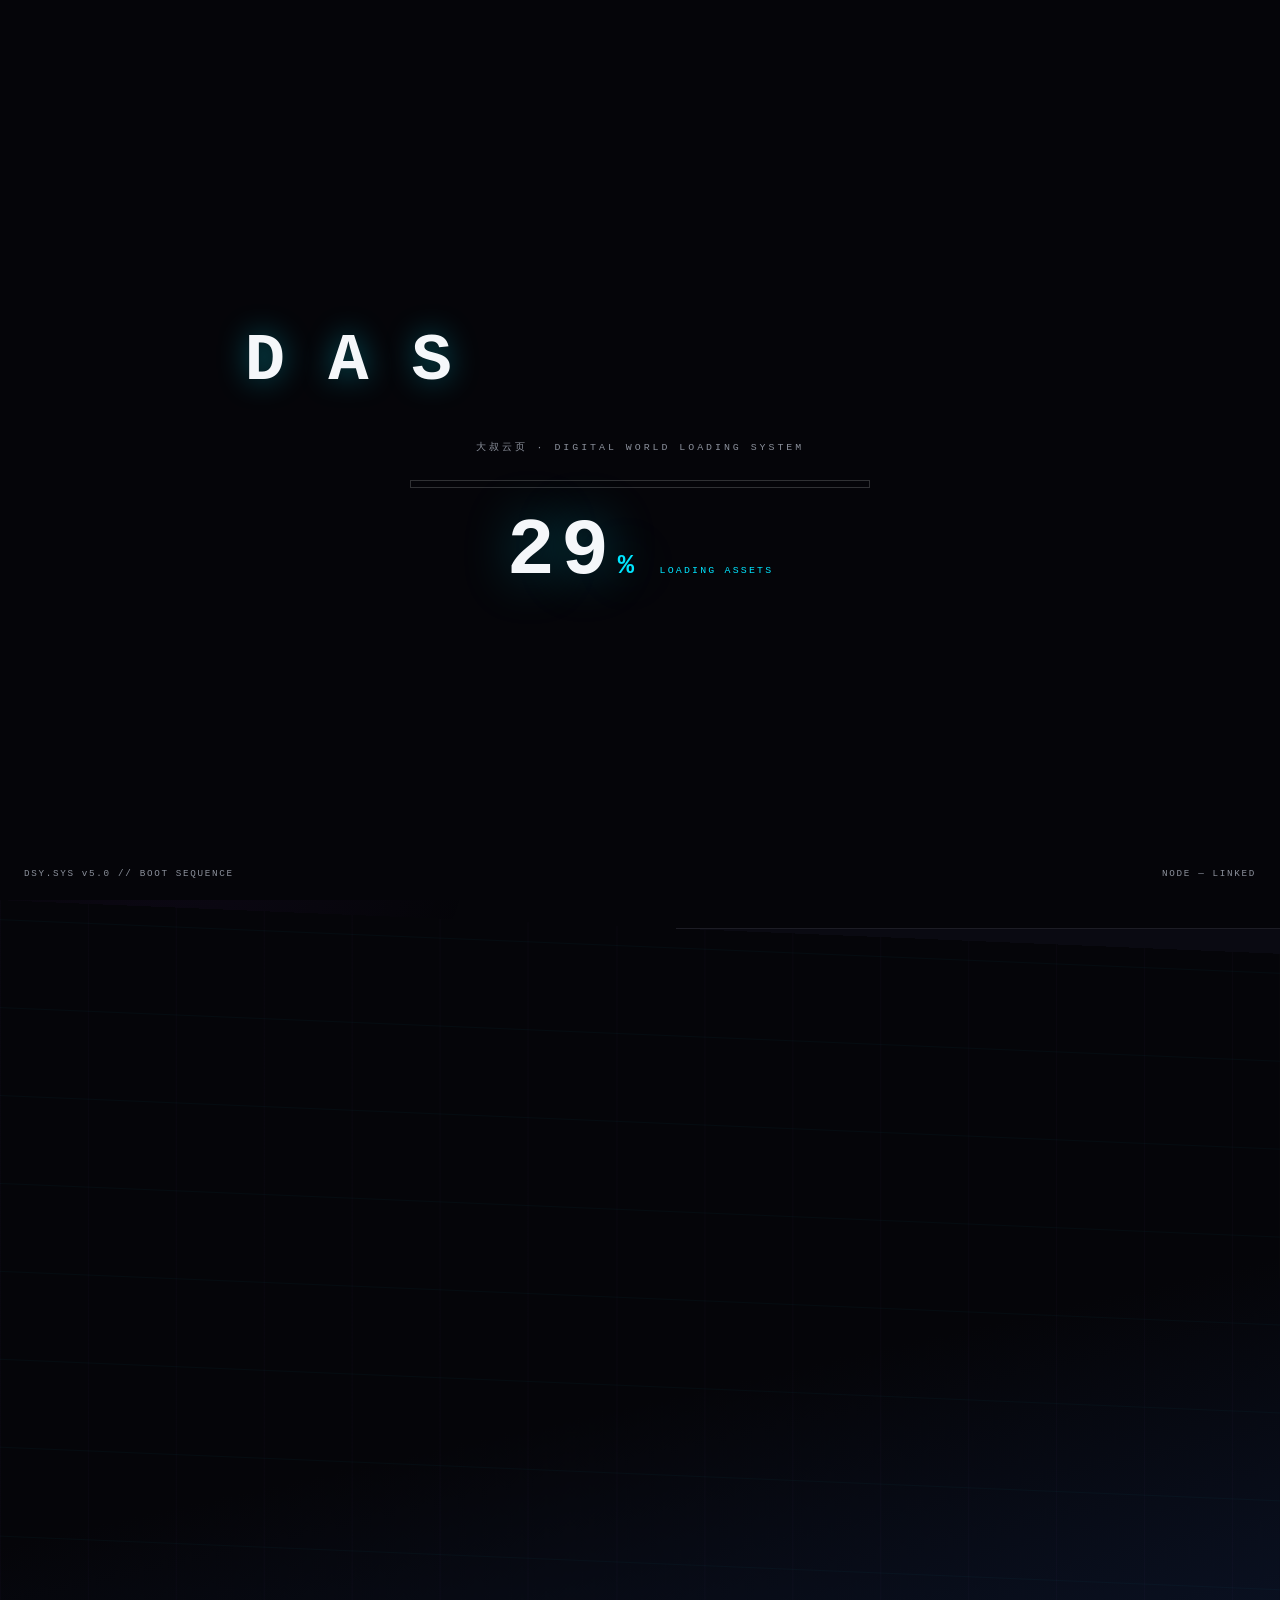
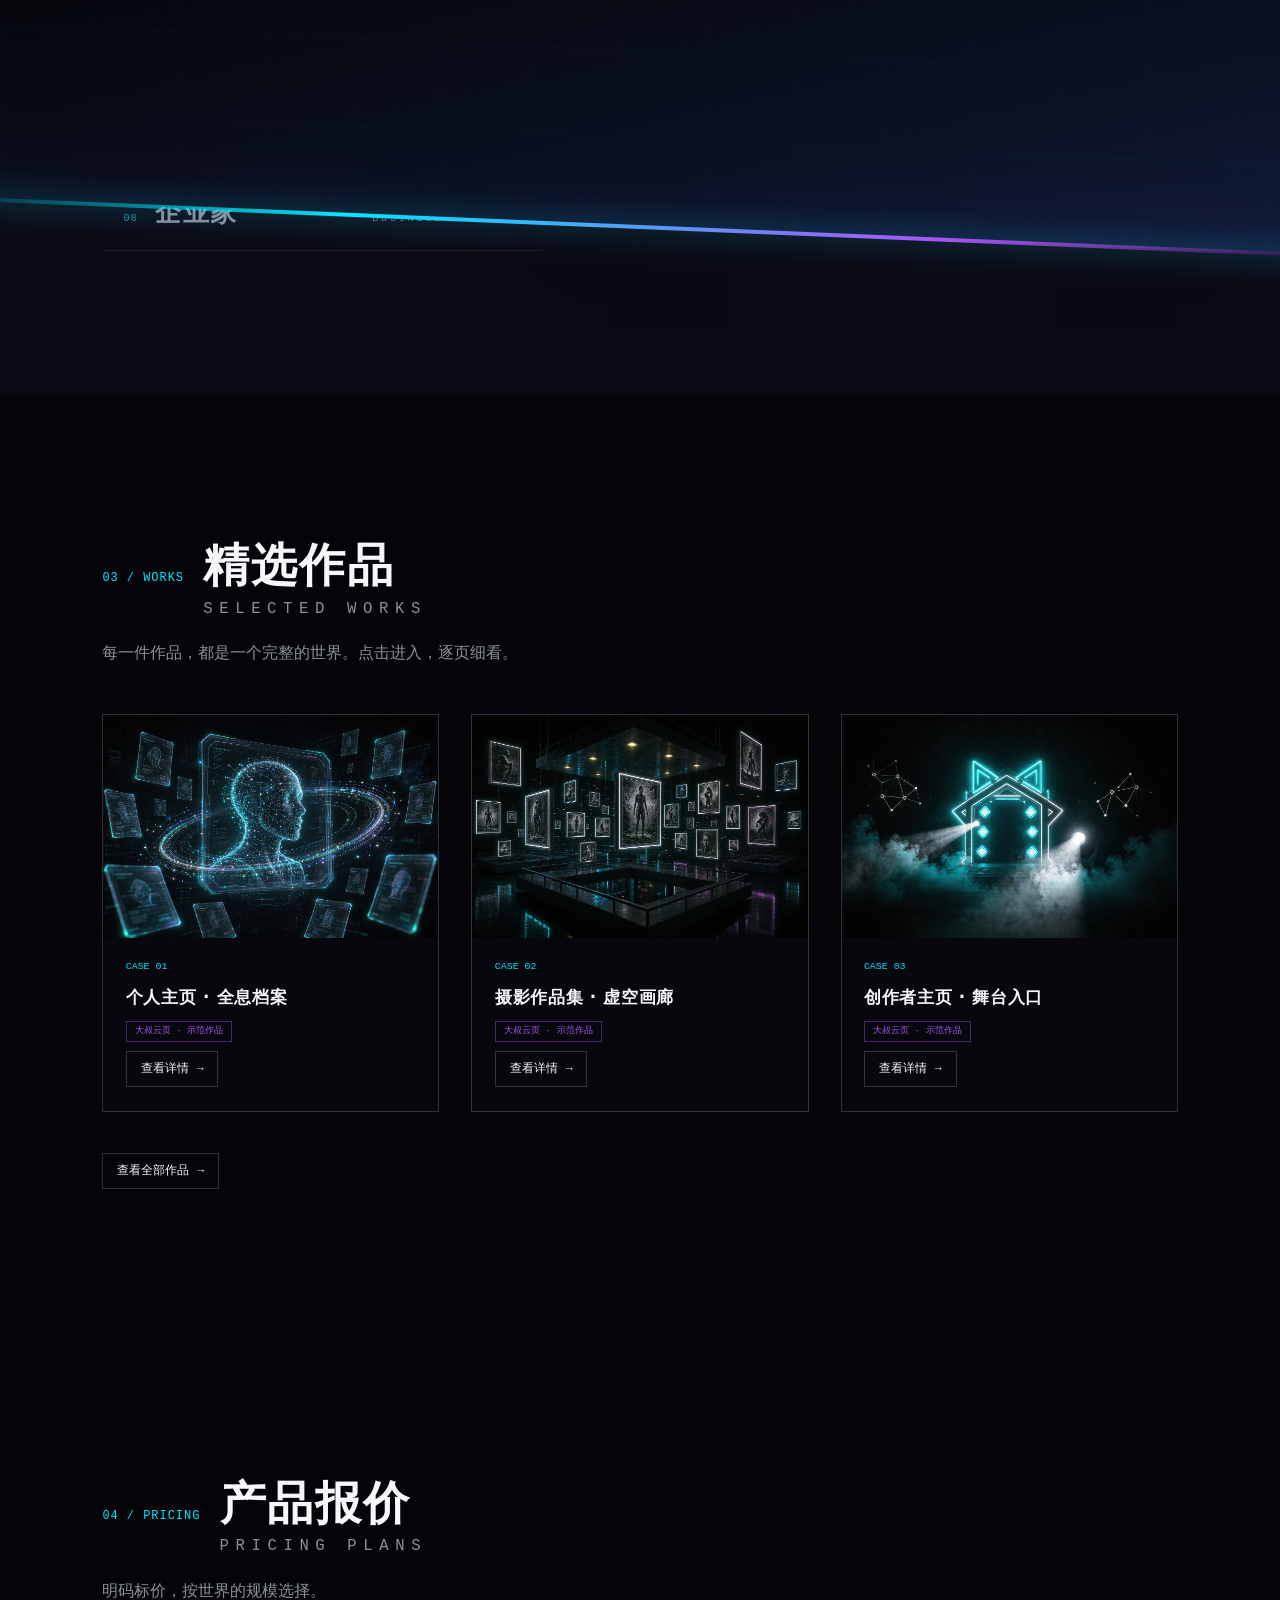
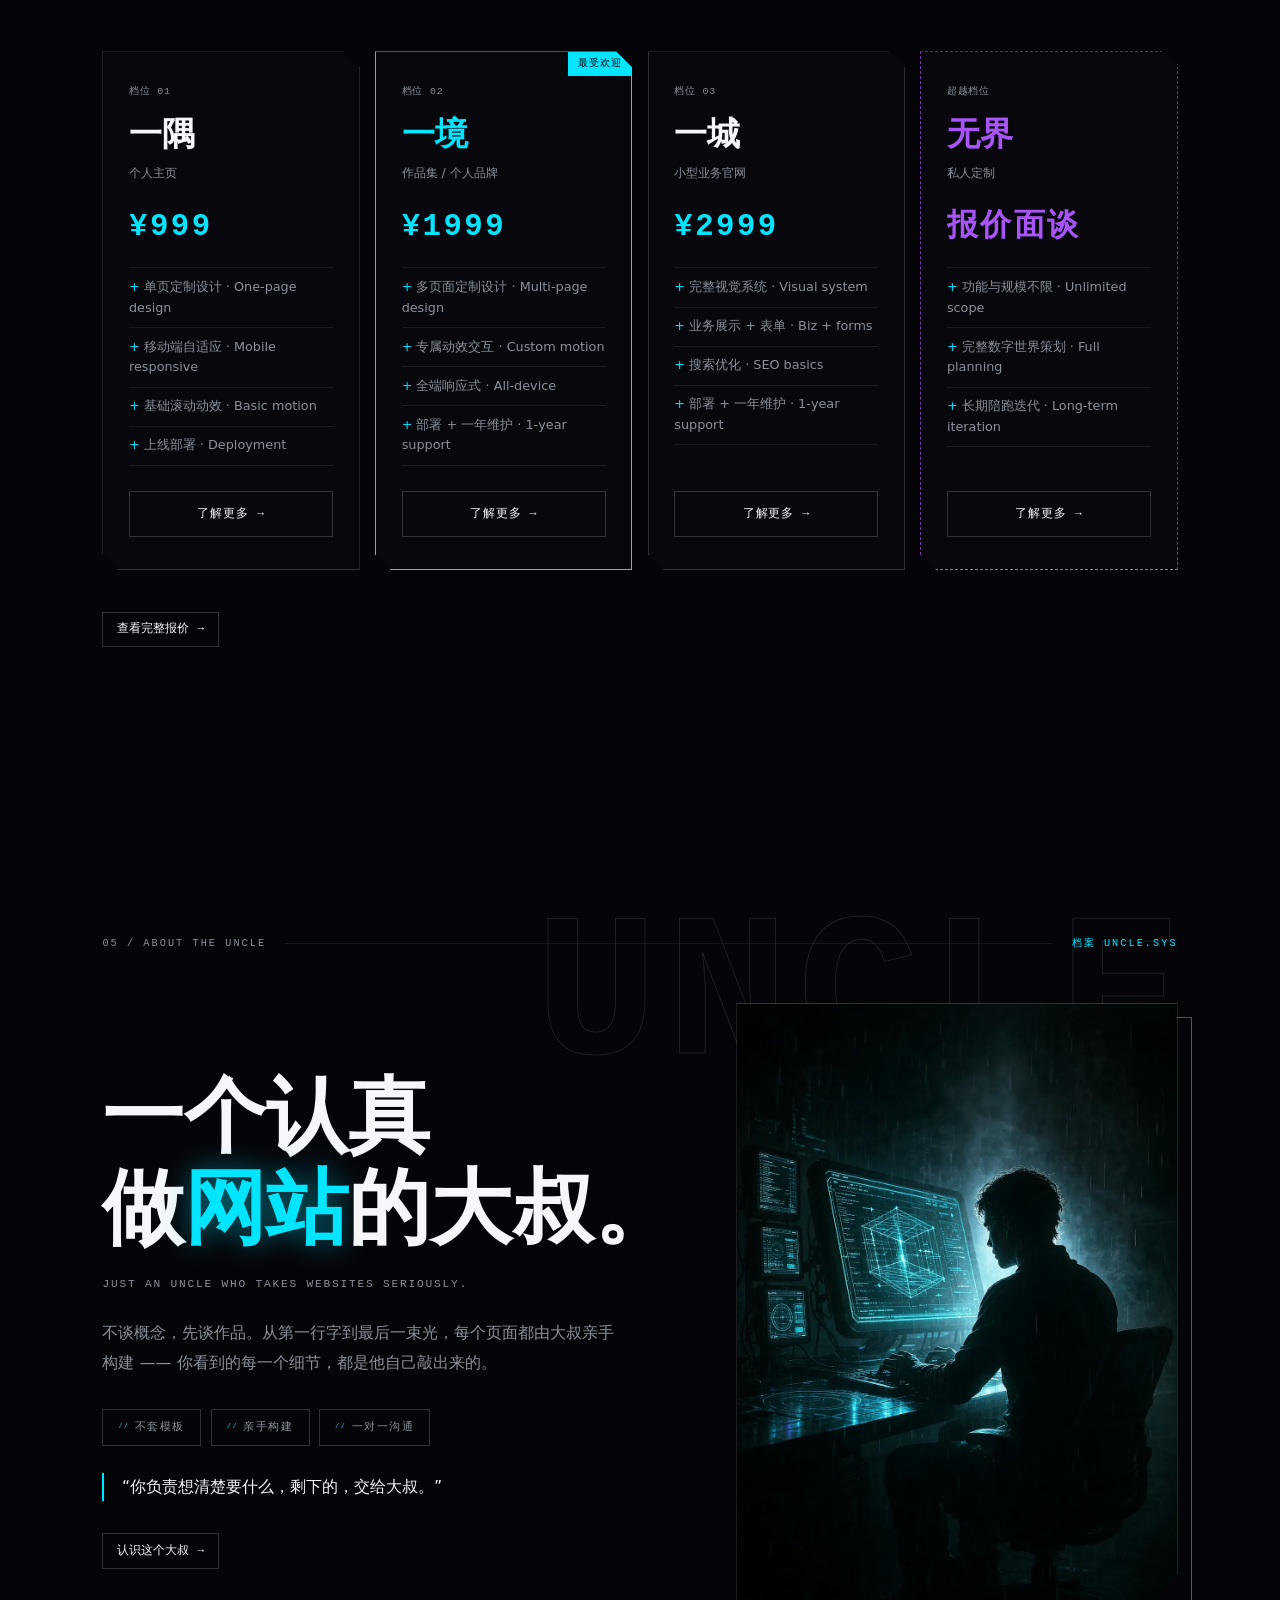
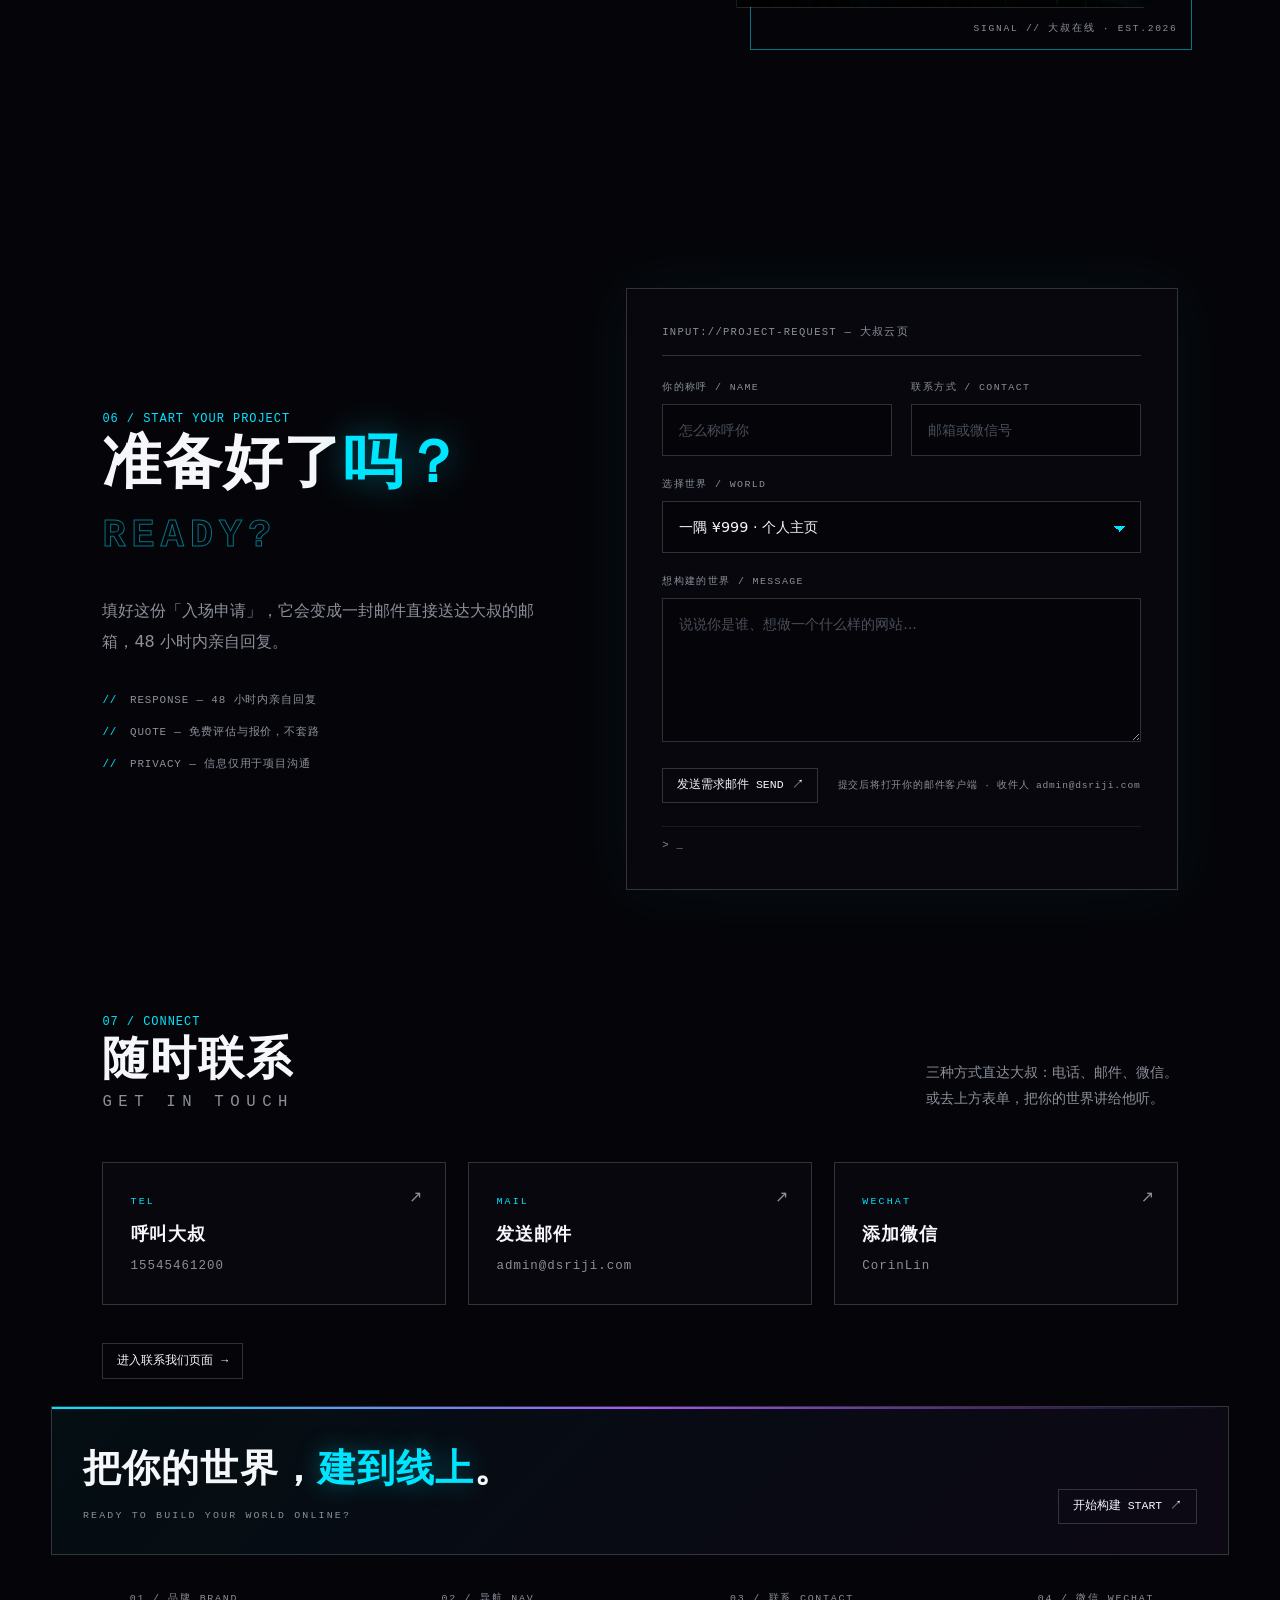
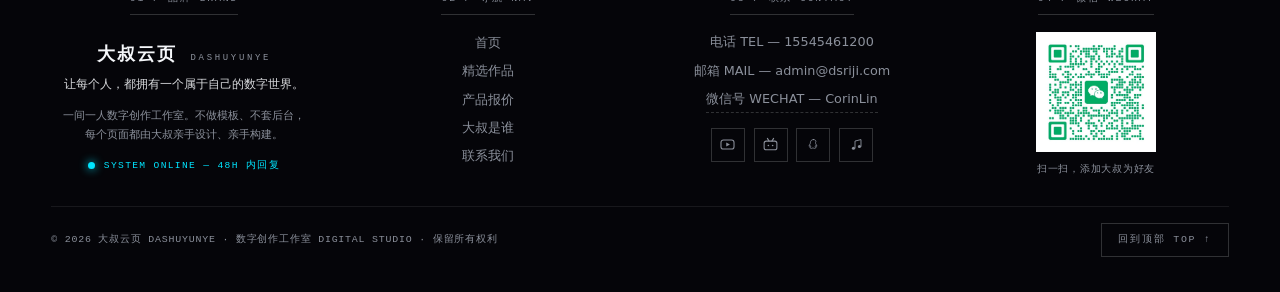
<file: index.html>
<!DOCTYPE html>
<html lang="zh-CN">
<head>
<meta charset="UTF-8">
<meta name="viewport" content="width=device-width, initial-scale=1.0">
<title>大叔云页 — 让每个人，都拥有一个属于自己的数字世界</title>
<meta name="description" content="大叔云页 — 一个认真做网站的大叔。个人主页、作品集、个人品牌、小型业务官网定制，999 元起。">
<link rel="icon" href="assets/images/ui/logo.svg" type="image/svg+xml">
<link rel="stylesheet" href="css/style.css">
<link rel="stylesheet" href="css/animations.css">
<link rel="stylesheet" href="css/responsive.css">
</head>
<body data-page="home" class="is-booting">

<!-- 启动加载 v5 · 世界构建 + 双门开合 -->
<div class="boot" id="boot" aria-hidden="true">
  <i class="boot-door bdt"></i>
  <i class="boot-door bdb"></i>
  <i class="boot-beam"></i>
  <i class="boot-seam"></i>
  <div class="boot-ui">
    <div class="boot-word mono" id="bootWord"></div>
    <p class="boot-sub mono">大叔云页 · DIGITAL WORLD LOADING SYSTEM</p>
    <div class="boot-blocks" id="bootBlocks"></div>
    <div class="boot-readout">
      <span class="boot-pct mono" id="bootPct">0<i>%</i></span>
      <span class="boot-stage mono" id="bootStage">BUILDING WORLD</span>
    </div>
  </div>
  <div class="boot-meta mono"><span>DSY.SYS v5.0 // BOOT SEQUENCE</span><span id="bootNode">NODE — LINKED</span></div>
</div>

<canvas class="bg-particles" id="bgParticles" aria-hidden="true"></canvas>
<div class="cursor-dot" id="cursorDot" aria-hidden="true"></div>
<div class="cursor-ring" id="cursorRing" aria-hidden="true"></div>

<div class="hud" aria-hidden="true">
  <span class="hud-corner hud-tl mono">大叔云页 · 数字创作工作室</span>
  <span class="hud-corner hud-tr mono" id="hudClock">00:00:00</span>
  <span class="hud-corner hud-br mono">首页 / HOME</span>
  <i class="hud-line hud-vl"></i>
  <i class="hud-line hud-vr"></i>
</div>

<nav class="topbar" aria-label="站内导航">
  <a class="brand" href="index.html">
    <img class="brand-logo" src="assets/images/ui/logo.svg" alt="大叔云页 logo" width="28" height="28">
    <span>大叔云页</span><span class="cursor-mark">_</span>
  </a>
  <div class="nav-links">
    <a href="index.html" class="is-active">首页</a>
    <a href="cases.html">精选作品</a>
    <a href="pricing.html">产品报价</a>
    <a href="about.html">大叔是谁</a>
    <a href="contact.html">联系我们</a>
  </div>
  <div class="topbar-right">
    <button class="nav-burger" id="navBurger" type="button" aria-label="打开菜单" aria-expanded="false"><i></i><i></i><i></i></button>
    <a class="mono topbar-cta" href="contact.html">开始构建</a>
  </div>
</nav>

<main>

  <!-- 01 / 首屏 -->
  <section class="sec sec-enter" id="enter">
    <div class="grid-bg" aria-hidden="true"></div>
    <div class="enter-stage">
      <div class="enter-meta-top mono" data-reveal>
        <span>DSY.SYS // DIGITAL CREATION STUDIO</span>
        <span class="emt-right">个人网站定制 · EST. 2026 / ONLINE</span>
      </div>
      <h1 class="enter-title mono" id="enterTitle" data-text="DASHUYUNYE" aria-label="大叔云页 DASHUYUNYE"><span id="enterTyped"></span><span class="enter-caret" aria-hidden="true"></span></h1>
      <p class="enter-title-cn" aria-hidden="true">大叔云页</p>
      <span class="enter-side mono" aria-hidden="true">BUILD YOUR DIGITAL WORLD — 让每个人拥有自己的数字世界</span>
      <div class="enter-low" data-reveal>
        <div class="enter-slogan-wrap">
          <p class="enter-slogan">让每个人，都拥有一个<br>属于自己的数字世界。</p>
          <p class="enter-slogan-en mono">BUILD YOUR DIGITAL WORLD.</p>
        </div>
        <div class="enter-actions">
          <a class="btn-line" href="cases.html"><span>查看精选作品</span> <i>→</i></a>
          <a class="btn-line" href="pricing.html"><span>查看产品报价</span> <i>→</i></a>
        </div>
      </div>
      <div class="scroll-hint mono" data-reveal>
        <span>向下滚动 · SCROLL TO EXPLORE</span>
        <i></i>
      </div>
    
    <div class="frag frag-1 mono" aria-hidden="true">X:1024 Y:0768</div>
    <div class="frag frag-2 mono" aria-hidden="true">[01101000 01101001]</div>
    <div class="frag frag-3" aria-hidden="true"><img src="assets/images/hero/hero-main.webp" alt="" width="520" height="317" loading="lazy"></div>
    </div>
  </section>

  <!-- 02 / 你是谁 -->
  <section class="sec sec-identity" id="identity">
    <header class="sec-head">
      <span class="sec-index mono">02 / WHO ARE YOU</span>
      <h2 class="sec-title">选择你的世界<span class="en-sub">SELECT YOUR WORLD</span></h2>
    </header>
    <p class="sec-sub" data-reveal>每一种身份，都对应一座专属世界——没找到你的？大叔现场为你构建。</p>
    <div class="identity-grid">
      <ul class="identity-list" id="identityList">
        <li><button class="identity-btn is-active" data-id="designer" data-img="assets/images/projects/project-05-designer.webp"><span class="ib-no mono">01</span><span class="ib-zh">设计师</span><span class="ib-en mono">DESIGNER</span><i class="ib-arr" aria-hidden="true">&rarr;</i></button></li>
        <li><button class="identity-btn" data-id="developer" data-img="assets/images/projects/project-04-developer.webp"><span class="ib-no mono">02</span><span class="ib-zh">开发者</span><span class="ib-en mono">DEVELOPER</span><i class="ib-arr" aria-hidden="true">&rarr;</i></button></li>
        <li><button class="identity-btn" data-id="photographer" data-img="assets/images/projects/project-02-portfolio.webp"><span class="ib-no mono">03</span><span class="ib-zh">摄影师</span><span class="ib-en mono">PHOTOGRAPHER</span><i class="ib-arr" aria-hidden="true">&rarr;</i></button></li>
        <li><button class="identity-btn" data-id="creator" data-img="assets/images/projects/project-03-creator.webp"><span class="ib-no mono">04</span><span class="ib-zh">创作者</span><span class="ib-en mono">CREATOR</span><i class="ib-arr" aria-hidden="true">&rarr;</i></button></li>
        <li><button class="identity-btn" data-id="freelancer" data-img="assets/images/projects/project-01-personal.webp"><span class="ib-no mono">05</span><span class="ib-zh">自由职业</span><span class="ib-en mono">FREELANCER</span><i class="ib-arr" aria-hidden="true">&rarr;</i></button></li>
        <li><button class="identity-btn" data-id="artist" data-img="assets/images/projects/project-06-studio.webp"><span class="ib-no mono">06</span><span class="ib-zh">艺术家</span><span class="ib-en mono">ARTIST</span><i class="ib-arr" aria-hidden="true">&rarr;</i></button></li>
        <li><button class="identity-btn" data-id="entrepreneur" data-img="assets/images/hero/hero-main.webp"><span class="ib-no mono">07</span><span class="ib-zh">创业者</span><span class="ib-en mono">ENTREPRENEUR</span><i class="ib-arr" aria-hidden="true">&rarr;</i></button></li>
        <li><button class="identity-btn" data-id="owner" data-img="assets/images/projects/project-07-owner.webp"><span class="ib-no mono">08</span><span class="ib-zh">企业家</span><span class="ib-en mono">BUSINESS OWNER</span><i class="ib-arr" aria-hidden="true">&rarr;</i></button></li>
      </ul>
      <div class="identity-preview" id="identityPreview">
        <div class="browser-frame">
          <div class="browser-bar mono"><i class="bdot"></i><i class="bdot"></i><i class="bdot"></i><span class="browser-url" id="idUrl">dashuyunye.com/designer</span></div>
          <div class="browser-body">
            <img id="idImg" src="assets/images/projects/project-05-designer.webp" alt="身份世界预览" width="700" height="427" loading="lazy">
            <div class="id-copy">
              <span class="mono id-tag" id="idTag">世界 // 设计师</span>
              <p id="idText">你的作品值得一个展厅，而不是一个相册。</p>
              <span class="mono id-stat" id="idStat">栅格：12 列 / 主题：暗夜</span>
            </div>
          </div>
        </div>
      </div>
    </div>
  </section>

  <!-- 03 / 精选作品 -->
  <section class="sec sec-cases-preview">
    <header class="sec-head">
      <span class="sec-index mono">03 / WORKS</span>
      <h2 class="sec-title">精选作品<span class="en-sub">SELECTED WORKS</span></h2>
    </header>
    <p class="sec-sub" data-reveal>每一件作品，都是一个完整的世界。点击进入，逐页细看。</p>
    <div class="case-grid">
      <article class="case-card" data-reveal>
        <div class="browser-frame"><img src="assets/images/projects/project-01-personal.webp" alt="作品：个人主页" width="700" height="427" loading="lazy"></div>
        <div class="case-body">
          <span class="case-no">CASE 01</span>
          <h3 data-case-title="case-01">个人主页 · 全息档案</h3>
          <span class="case-badge">大叔云页 · 示范作品</span>
          <a class="btn-line" href="case-01.html"><span>查看详情</span> <i>→</i></a>
        </div>
      </article>
      <article class="case-card" data-reveal>
        <div class="browser-frame"><img src="assets/images/projects/project-02-portfolio.webp" alt="作品：摄影作品集" width="700" height="427" loading="lazy"></div>
        <div class="case-body">
          <span class="case-no">CASE 02</span>
          <h3 data-case-title="case-02">摄影作品集 · 虚空画廊</h3>
          <span class="case-badge">大叔云页 · 示范作品</span>
          <a class="btn-line" href="case-02.html"><span>查看详情</span> <i>→</i></a>
        </div>
      </article>
      <article class="case-card" data-reveal>
        <div class="browser-frame"><img src="assets/images/projects/project-03-creator.webp" alt="作品：创作者主页" width="700" height="427" loading="lazy"></div>
        <div class="case-body">
          <span class="case-no">CASE 03</span>
          <h3 data-case-title="case-03">创作者主页 · 舞台入口</h3>
          <span class="case-badge">大叔云页 · 示范作品</span>
          <a class="btn-line" href="case-03.html"><span>查看详情</span> <i>→</i></a>
        </div>
      </article>
    </div>
    <p class="sec-more" data-reveal><a class="btn-line" href="cases.html"><span>查看全部作品</span> <i>→</i></a></p>
  </section>

  <!-- 04 / 产品报价速览 -->
  <section class="sec sec-price-preview">
    <header class="sec-head">
      <span class="sec-index mono">04 / PRICING</span>
      <h2 class="sec-title">产品报价<span class="en-sub">PRICING PLANS</span></h2>
    </header>
    <p class="sec-sub" data-reveal>明码标价，按世界的规模选择。</p>
    <div class="tier-grid">
      <article class="tier" data-reveal>
        <span class="tier-no mono">档位 01</span>
        <h3 class="tier-name">一隅</h3>
        <span class="tier-sub">个人主页</span>
        <p class="tier-price mono">¥999</p>
        <ul class="tier-list">
          <li>单页定制设计 · One-page design</li>
          <li>移动端自适应 · Mobile responsive</li>
          <li>基础滚动动效 · Basic motion</li>
          <li>上线部署 · Deployment</li>
        </ul>
        <a class="tier-btn mono" href="pricing.html">了解更多 <i>→</i></a>
      </article>
      <article class="tier tier-hot" data-reveal>
        <span class="tier-no mono">档位 02</span>
        <span class="tier-flag mono">最受欢迎</span>
        <h3 class="tier-name">一境</h3>
        <span class="tier-sub">作品集 / 个人品牌</span>
        <p class="tier-price mono">¥1999</p>
        <ul class="tier-list">
          <li>多页面定制设计 · Multi-page design</li>
          <li>专属动效交互 · Custom motion</li>
          <li>全端响应式 · All-device</li>
          <li>部署 + 一年维护 · 1-year support</li>
        </ul>
        <a class="tier-btn mono" href="pricing.html">了解更多 <i>→</i></a>
      </article>
      <article class="tier" data-reveal>
        <span class="tier-no mono">档位 03</span>
        <h3 class="tier-name">一城</h3>
        <span class="tier-sub">小型业务官网</span>
        <p class="tier-price mono">¥2999</p>
        <ul class="tier-list">
          <li>完整视觉系统 · Visual system</li>
          <li>业务展示 + 表单 · Biz + forms</li>
          <li>搜索优化 · SEO basics</li>
          <li>部署 + 一年维护 · 1-year support</li>
        </ul>
        <a class="tier-btn mono" href="pricing.html">了解更多 <i>→</i></a>
      </article>
      <article class="tier tier-custom" data-reveal>
        <span class="tier-no mono">超越档位</span>
        <h3 class="tier-name">无界</h3>
        <span class="tier-sub">私人定制</span>
        <p class="tier-price mono">报价面谈</p>
        <ul class="tier-list">
          <li>功能与规模不限 · Unlimited scope</li>
          <li>完整数字世界策划 · Full planning</li>
          <li>长期陪跑迭代 · Long-term iteration</li>
        </ul>
        <a class="tier-btn mono" href="pricing.html">了解更多 <i>→</i></a>
      </article>
    </div>
    <p class="sec-more" data-reveal><a class="btn-line" href="pricing.html"><span>查看完整报价</span> <i>→</i></a></p>
  </section>

  <!-- 05 / 大叔是谁 -->
        <section class="sec sec-about-preview" id="about">
      <div class="about3" data-reveal>
        <span class="about3-bg mono" aria-hidden="true">UNCLE</span>
        <div class="about3-head mono">
          <span>05 / ABOUT THE UNCLE</span><i aria-hidden="true"></i><span>档案 UNCLE.SYS</span>
        </div>
        <div class="about3-grid">
          <div class="about3-copy">
            <h2 class="about3-title">一个认真<br>做<em>网站</em>的大叔。</h2>
            <p class="about3-en mono">JUST AN UNCLE WHO TAKES WEBSITES SERIOUSLY.</p>
            <p class="about3-desc">不谈概念，先谈作品。从第一行字到最后一束光，每个页面都由大叔亲手构建 —— 你看到的每一个细节，都是他自己敲出来的。</p>
            <div class="about3-tags mono" aria-label="工作方式">
              <span>不套模板</span><span>亲手构建</span><span>一对一沟通</span>
            </div>
            <p class="about3-quote">“你负责想清楚要什么，剩下的，交给大叔。”</p>
            <p class="about3-more"><a class="btn-line" href="about.html"><span>认识这个大叔</span> <i aria-hidden="true">&rarr;</i></a></p>
          </div>
          <figure class="about3-figure">
            <img src="assets/images/avatars/uncle-workspace.webp" alt="工作台前的大叔剪影" width="600" height="824" loading="lazy">
            <figcaption class="mono">SIGNAL // 大叔在线 &middot; EST.2026</figcaption>
          </figure>
        </div>
      </div>
    </section>

  <!-- 06 / 启动项目 · 邮件表单（准备好了吗 · 左 | 表单 · 右） -->
  <section class="sec sec-startform" id="start">
    <div class="split-grid">
      <div class="split-copy start-copy" data-reveal>
        <span class="sec-index mono">06 / START YOUR PROJECT</span>
        <h2 class="start-title">准备好了<em>吗？</em></h2>
        <p class="start-ready mono" aria-hidden="true">READY?</p>
        <p class="split-sub">填好这份「入场申请」，它会变成一封邮件直接送达大叔的邮箱，48 小时内亲自回复。</p>
        <ul class="split-points mono">
          <li>RESPONSE — 48 小时内亲自回复</li>
          <li>QUOTE — 免费评估与报价，不套路</li>
          <li>PRIVACY — 信息仅用于项目沟通</li>
        </ul>
      </div>
      <form class="mail-form" id="mailForm" novalidate data-reveal>
        <div class="mf-row">
          <label class="mf-field"><span class="mf-label mono">你的称呼 / NAME</span><input name="name" type="text" required placeholder="怎么称呼你"></label>
          <label class="mf-field"><span class="mf-label mono">联系方式 / CONTACT</span><input name="contact" type="text" required placeholder="邮箱或微信号"></label>
        </div>
        <label class="mf-field"><span class="mf-label mono">选择世界 / WORLD</span>
          <select name="world">
            <option>一隅 ¥999 · 个人主页</option>
            <option>一境 ¥1999 · 作品集 / 个人品牌</option>
            <option>一城 ¥2999 · 小型业务官网</option>
            <option>无界 · 私人定制</option>
            <option>还不确定，先聊聊</option>
          </select>
        </label>
        <label class="mf-field"><span class="mf-label mono">想构建的世界 / MESSAGE</span><textarea name="msg" rows="5" required placeholder="说说你是谁、想做一个什么样的网站..."></textarea></label>
        <div class="mf-actions">
          <button class="btn-line" type="submit">发送需求邮件 SEND <i>↗</i></button>
          <p class="mf-note mono">提交后将打开你的邮件客户端 · 收件人 admin@dsriji.com</p>
        </div>
        <div class="terminal-out mono" id="formOut">&gt; _</div>
      </form>
    </div>
  </section>

  <!-- 07 / 联系我们 -->
  <section class="sec sec-connect" id="connect">
    <header class="connect-head" data-reveal>
      <div>
        <span class="sec-index mono">07 / CONNECT</span>
        <h2 class="sec-title">随时联系<span class="en-sub">GET IN TOUCH</span></h2>
      </div>
      <p class="connect-sub">三种方式直达大叔：电话、邮件、微信。<br>或去上方表单，把你的世界讲给他听。</p>
    </header>
    <div class="connect-row">
      <a class="connect-card" href="tel:15545461200" data-reveal>
        <span class="cc-ico mono">TEL</span>
        <b class="cc-name">呼叫大叔</b>
        <span class="cc-val mono">15545461200</span>
        <i class="cc-arrow" aria-hidden="true">↗</i>
      </a>
      <a class="connect-card" href="mailto:admin@dsriji.com" data-reveal>
        <span class="cc-ico mono">MAIL</span>
        <b class="cc-name">发送邮件</b>
        <span class="cc-val mono">admin@dsriji.com</span>
        <i class="cc-arrow" aria-hidden="true">↗</i>
      </a>
      <button class="connect-card" id="wechatBtn" type="button" data-wechat data-reveal>
        <span class="cc-ico mono">WECHAT</span>
        <b class="cc-name">添加微信</b>
        <span class="cc-val mono">CorinLin</span>
        <i class="cc-arrow" aria-hidden="true">↗</i>
      </button>
    </div>
    <p class="connect-more" data-reveal><a class="btn-line" href="contact.html"><span>进入联系我们页面</span> <i>→</i></a></p>
  </section>
        <footer class="footer">
      <div class="footer-cta">
        <div class="fc-copy">
          <p class="fc-title">把你的世界，<em>建到线上</em>。</p>
          <p class="fc-en mono">READY TO BUILD YOUR WORLD ONLINE?</p>
        </div>
        <a class="btn-line" href="contact.html"><span>开始构建 START</span> <i aria-hidden="true">&#8599;</i></a>
      </div>
      <div class="footer-main">
        <div class="fcol fcol-brand">
          <p class="fcol-tit mono">01 / 品牌 BRAND</p>
          <p class="footer-name">大叔云页<span class="footer-name-en mono">DASHUYUNYE</span></p>
          <p class="footer-slogan">让每个人，都拥有一个属于自己的数字世界。</p>
          <p class="footer-intro">一间一人数字创作工作室。不做模板、不套后台，每个页面都由大叔亲手设计、亲手构建。</p>
          <p class="footer-status mono"><i aria-hidden="true"></i>SYSTEM ONLINE — 48H 内回复</p>
        </div>
        <nav class="fcol footer-nav" aria-label="页脚快速导航">
          <p class="fcol-tit mono">02 / 导航 NAV</p>
          <div class="fn-links">
            <a href="index.html">首页</a>
            <a href="cases.html">精选作品</a>
            <a href="pricing.html">产品报价</a>
            <a href="about.html">大叔是谁</a>
            <a href="contact.html">联系我们</a>
          </div>
        </nav>
        <div class="fcol footer-contact">
          <p class="fcol-tit mono">03 / 联系 CONTACT</p>
          <div class="fc-links">
            <a href="tel:15545461200">电话 TEL — 15545461200</a>
            <a href="mailto:admin@dsriji.com">邮箱 MAIL — admin@dsriji.com</a>
            <button type="button" class="footer-wx" data-wechat>微信号 WECHAT — CorinLin</button>
          </div>
            <div class="fc-social" data-reveal>
              <a class="soc" href="https://www.youtube.com/@dashuriji" target="_blank" rel="noopener" aria-label="YouTube：@dashuriji" title="YouTube：@dashuriji" data-name="YOUTUBE"><svg viewBox="0 0 24 24" aria-hidden="true"><rect x="2.8" y="5.6" width="18.4" height="12.8" rx="3.4"/><path class="fl" d="M10.2 9.2l5.2 2.8-5.2 2.8z"/></svg></a>
              <a class="soc" href="https://space.bilibili.com/504800608" target="_blank" rel="noopener" aria-label="哔哩哔哩：504800608" title="哔哩哔哩 BILIBILI" data-name="BILIBILI"><svg viewBox="0 0 24 24" aria-hidden="true"><rect x="3" y="7.2" width="18" height="12.3" rx="3"/><path d="M7.6 3.4L10 7.2M16.4 3.4L14 7.2"/><circle class="fl" cx="9" cy="13.4" r="1.15"/><circle class="fl" cx="15" cy="13.4" r="1.15"/></svg></a>
              <a class="soc" href="https://wpa.qq.com/msgrd?v=3&amp;uin=79406222&amp;site=qq&amp;menu=yes" target="_blank" rel="noopener" aria-label="QQ：79406222" title="QQ：79406222" data-name="QQ"><svg viewBox="0 0 24 24" aria-hidden="true"><g transform="translate(2.64 2.64) scale(0.78)"><path d="M12 3c-3.4 0-5.6 2.4-5.6 5.8 0 .9-.2 1.6-.7 2.4-.6 1-1.4 2.2-1.7 3.3-.2.7.2 1.1.8.8.4-.2.9-.8 1.2-1.3.3.7.7 1.4 1.2 2-.8.3-1.6.8-1.6 1.5 0 1 1.8 1.5 3.1 1.5.9 0 1.4-.3 1.6-.7h1.4c.2.4.7.7 1.6.7 1.3 0 3.1-.5 3.1-1.5 0-.7-.8-1.2-1.6-1.5.5-.6.9-1.3 1.2-2 .3.5.8 1.1 1.2 1.3.6.3 1-.1.8-.8-.3-1.1-1.1-2.3-1.7-3.3-.5-.8-.7-1.5-.7-2.4C17.6 5.4 15.4 3 12 3z"/><circle class="eye" cx="9.9" cy="8.7" r=".9"/><circle class="eye" cx="14.1" cy="8.7" r=".9"/></g></svg></a>
              <button class="soc" type="button" data-copy-id="80397218164" data-copy-label="抖音号" aria-label="抖音号：80397218164，点击复制并前往抖音" title="抖音号：80397218164（点击复制并前往）" data-open="https://www.douyin.com/search/80397218164" data-app="snssdk1128://search?keyword=80397218164" data-name="DOUYIN"><svg viewBox="0 0 24 24" aria-hidden="true"><g transform="translate(1.8 1.8) scale(0.88)"><path d="M9.2 17.2V6.1l9.6-2.4v10.9"/><circle class="fl" cx="6.7" cy="17.6" r="2.5"/><circle class="fl" cx="16.3" cy="14.9" r="2.5"/></g></svg></button>
            </div>
        </div>
        <div class="fcol footer-qr">
          <p class="fcol-tit mono">04 / 微信 WECHAT</p>
          <img src="assets/images/ui/wechat-qr.webp" alt="大叔云页微信二维码" width="120" height="120" loading="lazy">
          <p class="fq-id mono">扫一扫，添加大叔为好友</p>
        </div>
      </div>
      <div class="footer-bar">
        <p class="footer-copy mono">&copy; 2026 大叔云页 DASHUYUNYE · 数字创作工作室 DIGITAL STUDIO · 保留所有权利</p>
        <button class="to-top mono" id="toTop" type="button">回到顶部 TOP &#8593;</button>
      </div>
    </footer>

</main>
<div class="m-menu" id="mMenu" aria-hidden="true">
  <div class="m-menu-head mono"><span>DASHUYUNYE · 大叔云页</span><button class="m-close" id="mClose" type="button" aria-label="关闭菜单">&times;</button></div>
  <nav class="m-menu-links" aria-label="移动端导航">
    <a href="index.html" class="is-active"><span class="mm-no mono">01</span>首页<span class="mm-en mono">HOME</span></a>
    <a href="cases.html"><span class="mm-no mono">02</span>精选作品<span class="mm-en mono">WORKS</span></a>
    <a href="pricing.html"><span class="mm-no mono">03</span>产品报价<span class="mm-en mono">PRICING</span></a>
    <a href="about.html"><span class="mm-no mono">04</span>大叔是谁<span class="mm-en mono">ABOUT</span></a>
    <a href="contact.html"><span class="mm-no mono">05</span>联系我们<span class="mm-en mono">CONTACT</span></a>
  </nav>
  <div class="m-menu-foot mono">
    <a href="tel:15545461200">CALL — 15545461200</a>
    <a href="mailto:admin@dsriji.com">MAIL — admin@dsriji.com</a>
    <button type="button" data-wechat>WECHAT — CorinLin</button>
  </div>
</div>

<div class="page-wipe" id="pageWipe" aria-hidden="true"></div>

<div class="qr-modal" id="qrModal" aria-hidden="true">
  <div class="qr-modal-mask" id="qrMask"></div>
  <figure class="qr-modal-card">
    <button class="qr-close mono" id="qrClose" type="button" aria-label="关闭">&times;</button>
    <p class="qr-modal-tit mono">SCAN ME — 扫码加微信</p>
    <img src="assets/images/ui/wechat-qr.webp" alt="大叔云页微信二维码" width="300" height="300">
    <p class="qr-modal-id mono">微信号 WECHAT — <b>CorinLin</b>（已自动复制）</p>
  </figure>
</div>
<script src="js/language.js"></script>
<script src="js/main.js"></script>
<script src="js/animation.js"></script>
<script src="js/sound.js"></script>
</body>
</html>
</file>
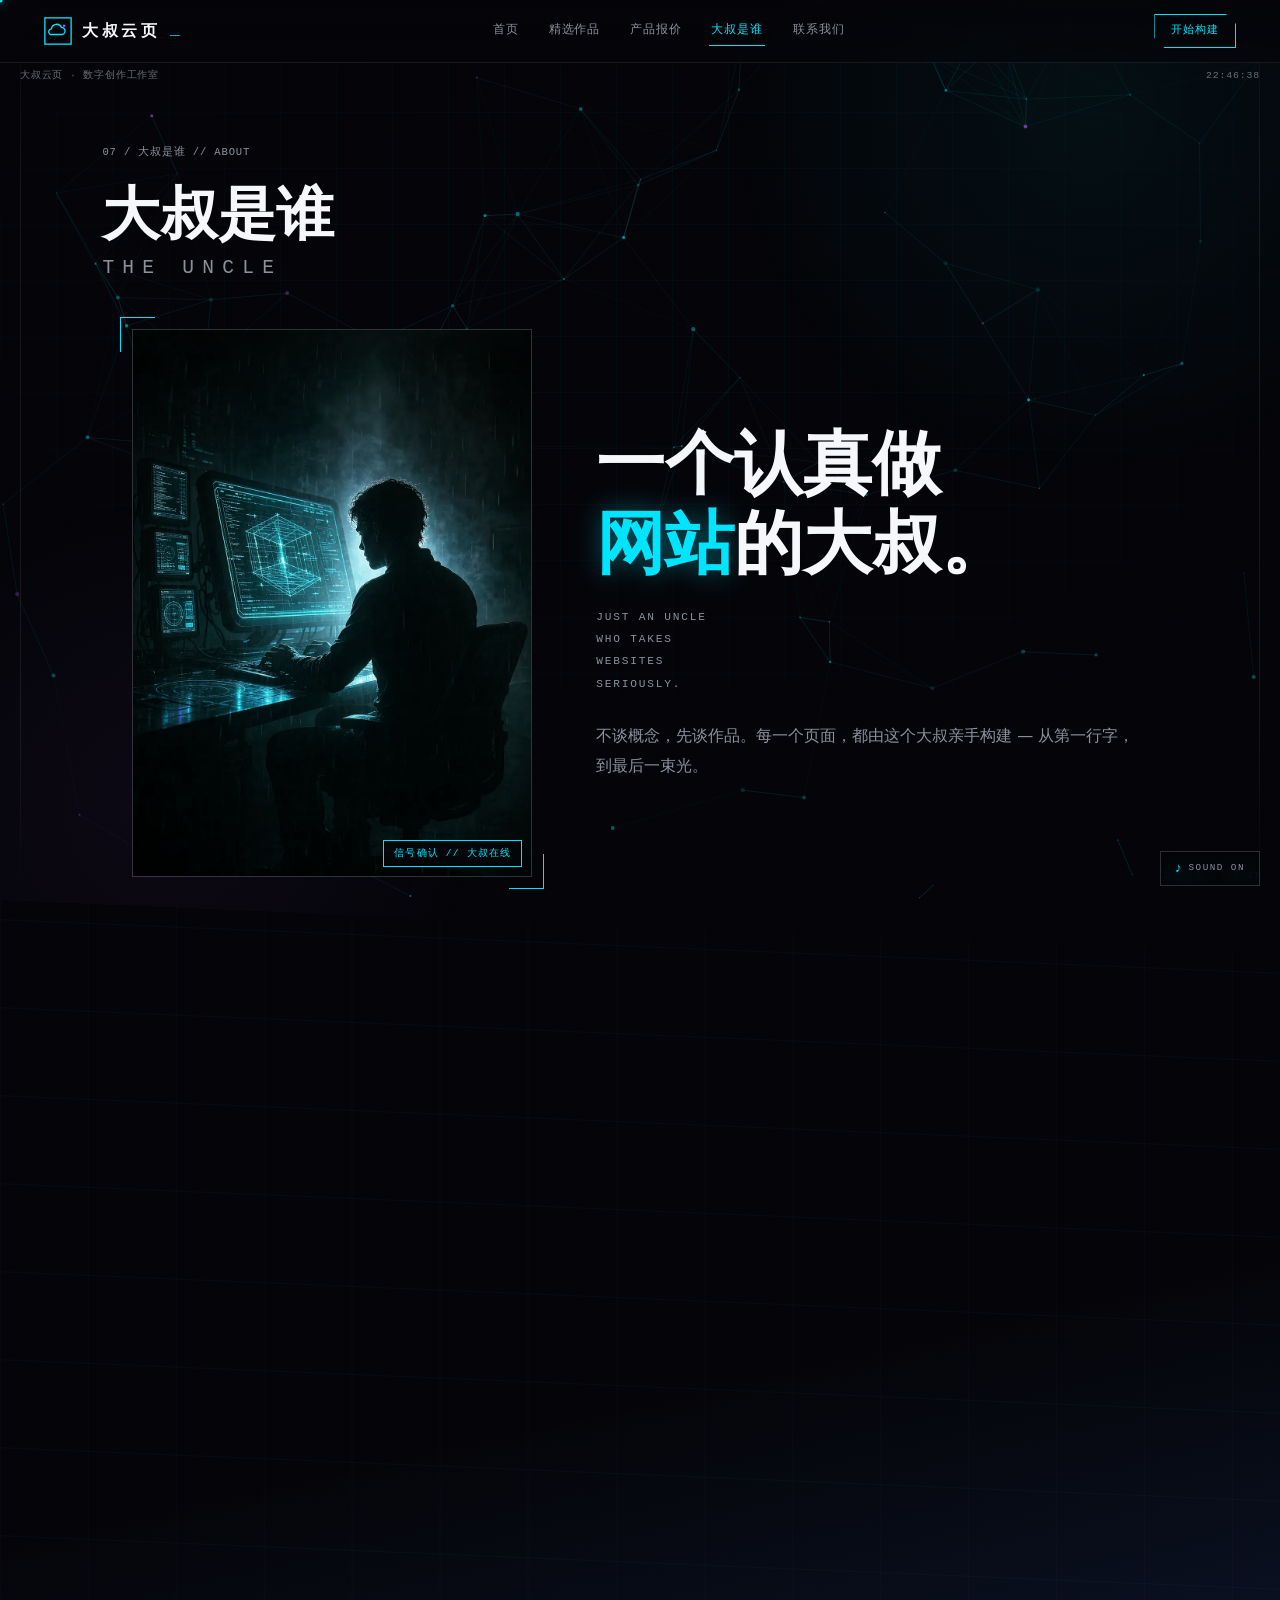
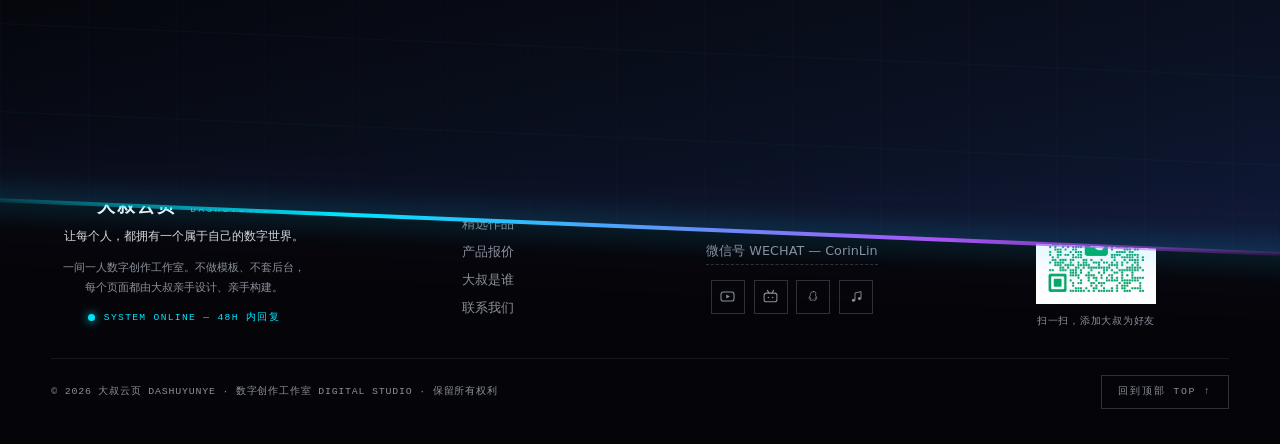
<file: about.html>
<!DOCTYPE html>
<html lang="zh-CN">
<head>
<meta charset="UTF-8">
<meta name="viewport" content="width=device-width, initial-scale=1.0">
<title>大叔是谁 — 大叔云页</title>
<meta name="description" content="一个认真做网站的大叔。不谈概念，先谈作品。">
<link rel="icon" href="assets/images/ui/logo.svg" type="image/svg+xml">
<link rel="stylesheet" href="css/style.css">
<link rel="stylesheet" href="css/animations.css">
<link rel="stylesheet" href="css/responsive.css">
</head>
<body data-page="about">

<canvas class="bg-particles" id="bgParticles" aria-hidden="true"></canvas>
<div class="cursor-dot" id="cursorDot" aria-hidden="true"></div>
<div class="cursor-ring" id="cursorRing" aria-hidden="true"></div>

<div class="hud" aria-hidden="true">
  <span class="hud-corner hud-tl mono">大叔云页 · 数字创作工作室</span>
  <span class="hud-corner hud-tr mono" id="hudClock">00:00:00</span>
  <span class="hud-corner hud-br mono">大叔是谁 / ABOUT</span>
  <i class="hud-line hud-vl"></i>
  <i class="hud-line hud-vr"></i>
</div>

<nav class="topbar" aria-label="站内导航">
  <a class="brand" href="index.html">
    <img class="brand-logo" src="assets/images/ui/logo.svg" alt="大叔云页 logo" width="28" height="28">
    <span>大叔云页</span><span class="cursor-mark">_</span>
  </a>
  <div class="nav-links">
    <a href="index.html">首页</a>
    <a href="cases.html">精选作品</a>
    <a href="pricing.html">产品报价</a>
    <a href="about.html" class="is-active">大叔是谁</a>
    <a href="contact.html">联系我们</a>
  </div>
  <div class="topbar-right">
    <button class="nav-burger" id="navBurger" type="button" aria-label="打开菜单" aria-expanded="false"><i></i><i></i><i></i></button>
    <a class="mono topbar-cta" href="contact.html">开始构建</a>
  </div>
</nav>

<main class="page-body">
  <section class="sec page-hero">
    <span class="crumb mono">07 / 大叔是谁 // ABOUT</span>
    <h1>大叔是谁<span class="en-sub">THE UNCLE</span></h1>

    <div class="about2-grid" style="margin-top: 3rem;">
      <div class="about2-visual" data-reveal>
        <img src="assets/images/avatars/uncle-workspace.webp" alt="工作台前的大叔剪影" width="600" height="824" loading="lazy">
        <span class="mono about-tag">信号确认 // 大叔在线</span>
      </div>
      <div class="about2-copy">
        <p class="about2-big" data-reveal>一个认真做<br><em>网站</em>的大叔。</p>
        <p class="about2-en mono" data-reveal>JUST AN UNCLE<br>WHO TAKES<br>WEBSITES<br>SERIOUSLY.</p>
        <p class="about2-desc" data-reveal>不谈概念，先谈作品。每一个页面，都由这个大叔亲手构建 — 从第一行字，到最后一束光。</p>
      </div>
    </div>

    <div class="article-body" style="margin-top: 4rem;">
      <h2>大叔的值守原则</h2>
      <ul class="points-list" data-reveal>
        <li>先理解你是谁，再动手建你的世界 · Understand you first, then build.</li>
        <li>不用模板糊弄，每一页都是定制 · No templates. Every page is custom.</li>
        <li>手机和电脑一样重要，全端认真对待 · Mobile matters as much as desktop.</li>
        <li>上线不是结束，一年之内持续维护 · Launch is not the end. One year of care.</li>
        <li>价格透明，沟通直接，不玩套路 · Transparent pricing. Direct talk. No tricks.</li>
      </ul>
      <div class="article-actions" data-reveal>
        <a class="btn-line" href="cases.html"><span>精选作品</span> <i>→</i></a>
        <a class="btn-line" href="contact.html"><span>联系我们</span> <i>→</i></a>
      </div>
    </div>
  </section>

      <footer class="footer">
      <div class="footer-cta">
        <div class="fc-copy">
          <p class="fc-title">把你的世界，<em>建到线上</em>。</p>
          <p class="fc-en mono">READY TO BUILD YOUR WORLD ONLINE?</p>
        </div>
        <a class="btn-line" href="contact.html"><span>开始构建 START</span> <i aria-hidden="true">&#8599;</i></a>
      </div>
      <div class="footer-main">
        <div class="fcol fcol-brand">
          <p class="fcol-tit mono">01 / 品牌 BRAND</p>
          <p class="footer-name">大叔云页<span class="footer-name-en mono">DASHUYUNYE</span></p>
          <p class="footer-slogan">让每个人，都拥有一个属于自己的数字世界。</p>
          <p class="footer-intro">一间一人数字创作工作室。不做模板、不套后台，每个页面都由大叔亲手设计、亲手构建。</p>
          <p class="footer-status mono"><i aria-hidden="true"></i>SYSTEM ONLINE — 48H 内回复</p>
        </div>
        <nav class="fcol footer-nav" aria-label="页脚快速导航">
          <p class="fcol-tit mono">02 / 导航 NAV</p>
          <div class="fn-links">
            <a href="index.html">首页</a>
            <a href="cases.html">精选作品</a>
            <a href="pricing.html">产品报价</a>
            <a href="about.html">大叔是谁</a>
            <a href="contact.html">联系我们</a>
          </div>
        </nav>
        <div class="fcol footer-contact">
          <p class="fcol-tit mono">03 / 联系 CONTACT</p>
          <div class="fc-links">
            <a href="tel:15545461200">电话 TEL — 15545461200</a>
            <a href="mailto:admin@dsriji.com">邮箱 MAIL — admin@dsriji.com</a>
            <button type="button" class="footer-wx" data-wechat>微信号 WECHAT — CorinLin</button>
          </div>
            <div class="fc-social" data-reveal>
              <a class="soc" href="https://www.youtube.com/@dashuriji" target="_blank" rel="noopener" aria-label="YouTube：@dashuriji" title="YouTube：@dashuriji" data-name="YOUTUBE"><svg viewBox="0 0 24 24" aria-hidden="true"><rect x="2.8" y="5.6" width="18.4" height="12.8" rx="3.4"/><path class="fl" d="M10.2 9.2l5.2 2.8-5.2 2.8z"/></svg></a>
              <a class="soc" href="https://space.bilibili.com/504800608" target="_blank" rel="noopener" aria-label="哔哩哔哩：504800608" title="哔哩哔哩 BILIBILI" data-name="BILIBILI"><svg viewBox="0 0 24 24" aria-hidden="true"><rect x="3" y="7.2" width="18" height="12.3" rx="3"/><path d="M7.6 3.4L10 7.2M16.4 3.4L14 7.2"/><circle class="fl" cx="9" cy="13.4" r="1.15"/><circle class="fl" cx="15" cy="13.4" r="1.15"/></svg></a>
              <a class="soc" href="https://wpa.qq.com/msgrd?v=3&amp;uin=79406222&amp;site=qq&amp;menu=yes" target="_blank" rel="noopener" aria-label="QQ：79406222" title="QQ：79406222" data-name="QQ"><svg viewBox="0 0 24 24" aria-hidden="true"><g transform="translate(2.64 2.64) scale(0.78)"><path d="M12 3c-3.4 0-5.6 2.4-5.6 5.8 0 .9-.2 1.6-.7 2.4-.6 1-1.4 2.2-1.7 3.3-.2.7.2 1.1.8.8.4-.2.9-.8 1.2-1.3.3.7.7 1.4 1.2 2-.8.3-1.6.8-1.6 1.5 0 1 1.8 1.5 3.1 1.5.9 0 1.4-.3 1.6-.7h1.4c.2.4.7.7 1.6.7 1.3 0 3.1-.5 3.1-1.5 0-.7-.8-1.2-1.6-1.5.5-.6.9-1.3 1.2-2 .3.5.8 1.1 1.2 1.3.6.3 1-.1.8-.8-.3-1.1-1.1-2.3-1.7-3.3-.5-.8-.7-1.5-.7-2.4C17.6 5.4 15.4 3 12 3z"/><circle class="eye" cx="9.9" cy="8.7" r=".9"/><circle class="eye" cx="14.1" cy="8.7" r=".9"/></g></svg></a>
              <button class="soc" type="button" data-copy-id="80397218164" data-copy-label="抖音号" aria-label="抖音号：80397218164，点击复制并前往抖音" title="抖音号：80397218164（点击复制并前往）" data-open="https://www.douyin.com/search/80397218164" data-app="snssdk1128://search?keyword=80397218164" data-name="DOUYIN"><svg viewBox="0 0 24 24" aria-hidden="true"><g transform="translate(1.8 1.8) scale(0.88)"><path d="M9.2 17.2V6.1l9.6-2.4v10.9"/><circle class="fl" cx="6.7" cy="17.6" r="2.5"/><circle class="fl" cx="16.3" cy="14.9" r="2.5"/></g></svg></button>
            </div>
        </div>
        <div class="fcol footer-qr">
          <p class="fcol-tit mono">04 / 微信 WECHAT</p>
          <img src="assets/images/ui/wechat-qr.webp" alt="大叔云页微信二维码" width="120" height="120" loading="lazy">
          <p class="fq-id mono">扫一扫，添加大叔为好友</p>
        </div>
      </div>
      <div class="footer-bar">
        <p class="footer-copy mono">&copy; 2026 大叔云页 DASHUYUNYE · 数字创作工作室 DIGITAL STUDIO · 保留所有权利</p>
        <button class="to-top mono" id="toTop" type="button">回到顶部 TOP &#8593;</button>
      </div>
    </footer>
</main>
<div class="m-menu" id="mMenu" aria-hidden="true">
  <div class="m-menu-head mono"><span>DASHUYUNYE · 大叔云页</span><button class="m-close" id="mClose" type="button" aria-label="关闭菜单">&times;</button></div>
  <nav class="m-menu-links" aria-label="移动端导航">
    <a href="index.html"><span class="mm-no mono">01</span>首页<span class="mm-en mono">HOME</span></a>
    <a href="cases.html"><span class="mm-no mono">02</span>精选作品<span class="mm-en mono">WORKS</span></a>
    <a href="pricing.html"><span class="mm-no mono">03</span>产品报价<span class="mm-en mono">PRICING</span></a>
    <a href="about.html" class="is-active"><span class="mm-no mono">04</span>大叔是谁<span class="mm-en mono">ABOUT</span></a>
    <a href="contact.html"><span class="mm-no mono">05</span>联系我们<span class="mm-en mono">CONTACT</span></a>
  </nav>
  <div class="m-menu-foot mono">
    <a href="tel:15545461200">CALL — 15545461200</a>
    <a href="mailto:admin@dsriji.com">MAIL — admin@dsriji.com</a>
    <button type="button" data-wechat>WECHAT — CorinLin</button>
  </div>
</div>

<div class="page-wipe" id="pageWipe" aria-hidden="true"></div>

<div class="qr-modal" id="qrModal" aria-hidden="true">
  <div class="qr-modal-mask" id="qrMask"></div>
  <figure class="qr-modal-card">
    <button class="qr-close mono" id="qrClose" type="button" aria-label="关闭">&times;</button>
    <p class="qr-modal-tit mono">SCAN ME — 扫码加微信</p>
    <img src="assets/images/ui/wechat-qr.webp" alt="大叔云页微信二维码" width="300" height="300">
    <p class="qr-modal-id mono">微信号 WECHAT — <b>CorinLin</b>（已自动复制）</p>
  </figure>
</div>
<script src="js/language.js"></script>
<script src="js/main.js"></script>
<script src="js/animation.js"></script>
<script src="js/sound.js"></script>
</body>
</html>
</file>
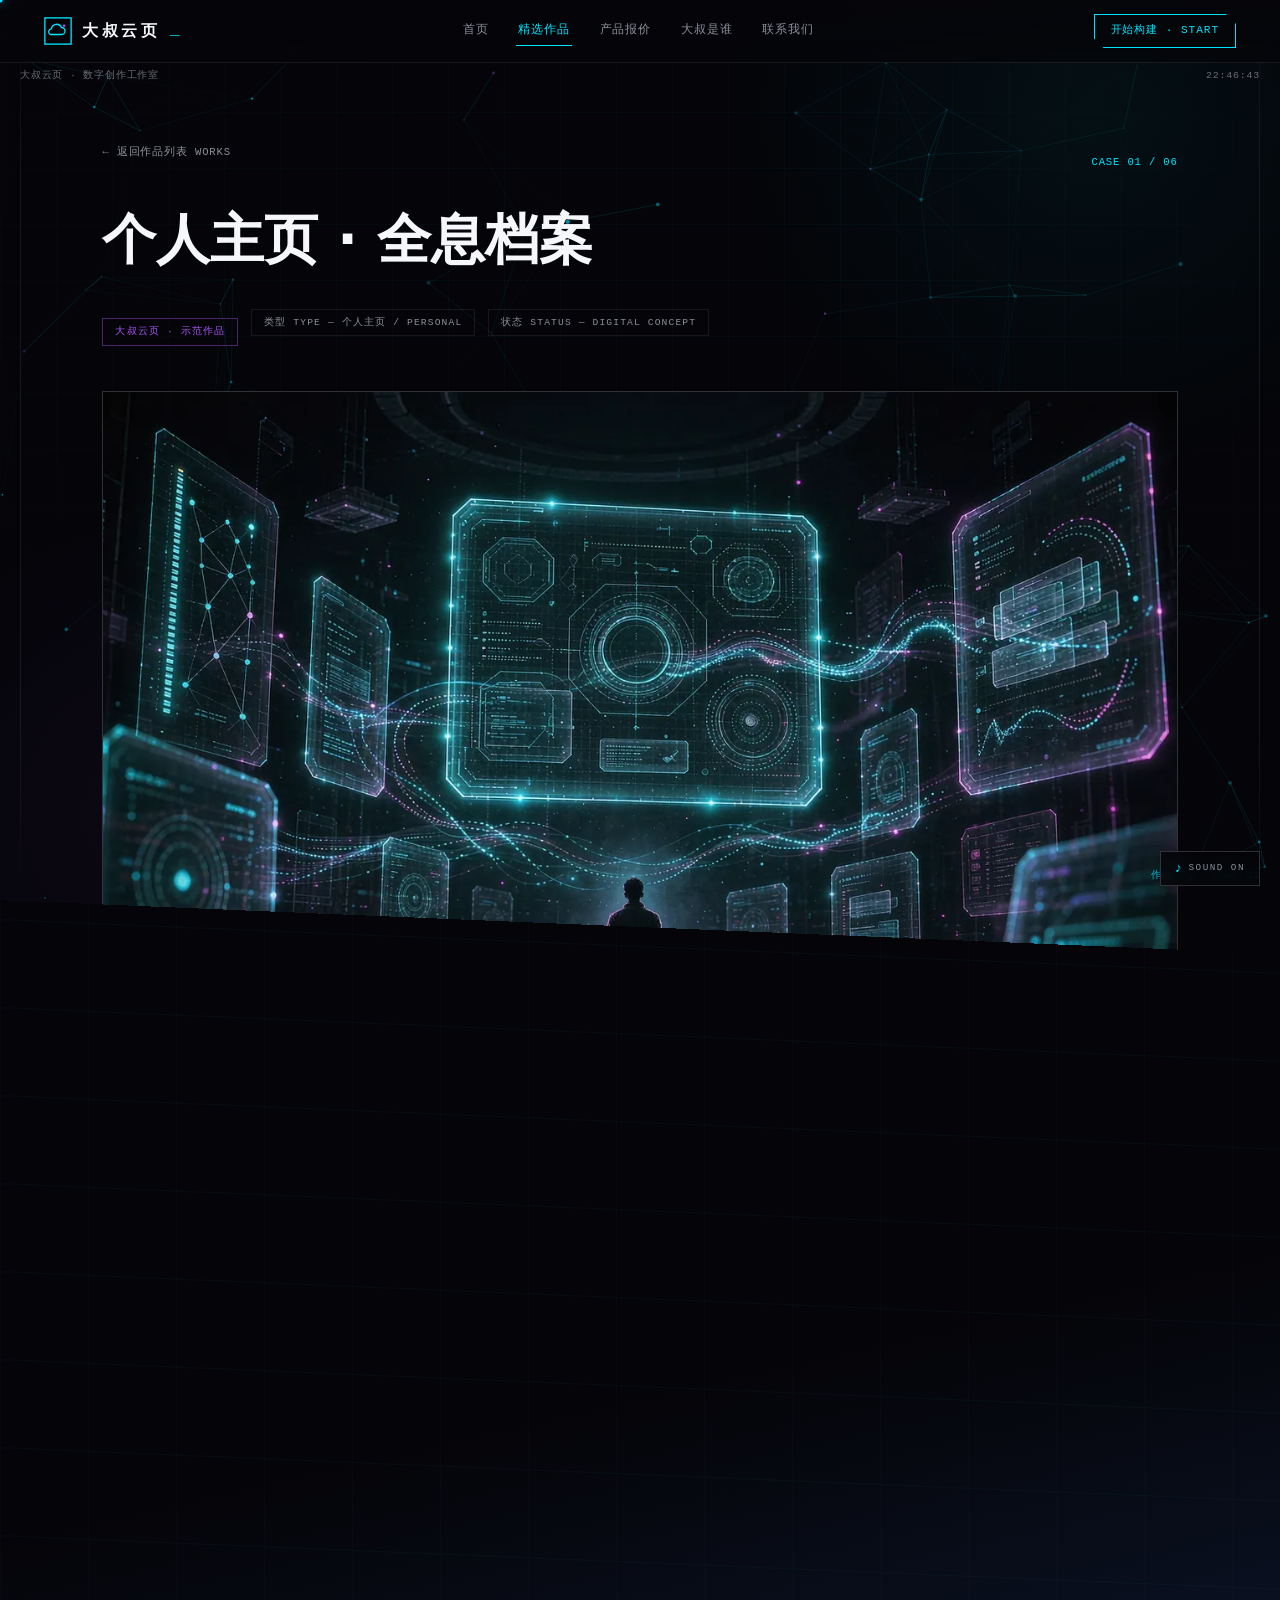
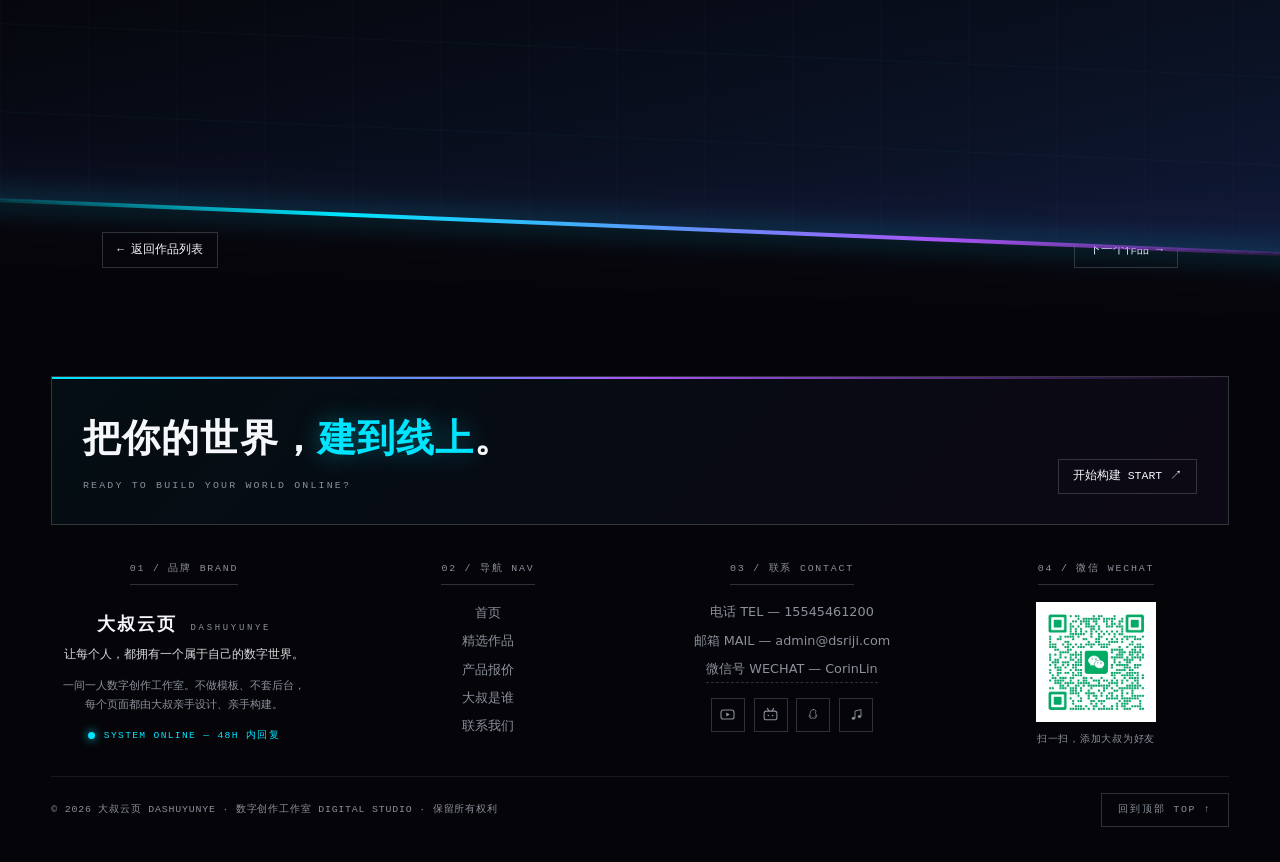
<file: case-01.html>
<!DOCTYPE html>
<html lang="zh-CN">
<head>
<meta charset="UTF-8">
<meta name="viewport" content="width=device-width, initial-scale=1.0">
<title>个人主页 · 全息档案 — 大叔云页</title>
<meta name="description" content="为独立从业者打造的个人主页：一屏一个重点，把履历、服务与联系方式放进一座会呼吸的全息档案馆。访客三秒内就知道你是谁、你能做什么、怎么找到你。">
<link rel="icon" href="assets/images/ui/logo.svg" type="image/svg+xml">
<link rel="stylesheet" href="css/style.css">
<link rel="stylesheet" href="css/animations.css">
<link rel="stylesheet" href="css/responsive.css">
</head>
<body data-case="case-01">

<canvas class="bg-particles" id="bgParticles" aria-hidden="true"></canvas>
<div class="cursor-dot" id="cursorDot" aria-hidden="true"></div>
<div class="cursor-ring" id="cursorRing" aria-hidden="true"></div>

<div class="hud" aria-hidden="true">
  <span class="hud-corner hud-tl mono">大叔云页 · 数字创作工作室</span>
  <span class="hud-corner hud-tr mono" id="hudClock">00:00:00</span>
  <span class="hud-corner hud-br mono">作品 01 / WORK 01</span>
  <i class="hud-line hud-vl"></i>
  <i class="hud-line hud-vr"></i>
</div>

<nav class="topbar" aria-label="站内导航">
  <a class="brand" href="index.html">
    <img class="brand-logo" src="assets/images/ui/logo.svg" alt="大叔云页 logo" width="28" height="28">
    <span>大叔云页</span><span class="cursor-mark">_</span>
  </a>
  <div class="nav-links">
    <a href="index.html">首页</a>
    <a href="cases.html" class="is-active">精选作品</a>
    <a href="pricing.html">产品报价</a>
    <a href="about.html">大叔是谁</a>
    <a href="contact.html">联系我们</a>
  </div>
  <div class="topbar-right">
    <button class="nav-burger" id="navBurger" type="button" aria-label="打开菜单" aria-expanded="false"><i></i><i></i><i></i></button>
    <a class="mono topbar-cta" href="contact.html">开始构建 · START</a>
  </div>
</nav>

<main class="page-body">
  <section class="sec page-hero case-hero">
    <div class="case-top" data-reveal>
      <a class="crumb mono" href="cases.html">← 返回作品列表 WORKS</a>
      <span class="case-no mono">CASE 01 / 06</span>
    </div>
    <h1 data-case-field="title">个人主页 · 全息档案</h1>
    <div class="case-meta mono" data-reveal>
      <span class="case-badge">大叔云页 · 示范作品</span>
      <span>类型 TYPE — 个人主页 / PERSONAL</span>
      <span>状态 STATUS — DIGITAL CONCEPT</span>
    </div>
    <figure class="article-img case-img" data-reveal>
      <img src="assets/images/projects/detail-01.webp" alt="作品配图：个人主页 · 全息档案" width="1400" height="854">
    </figure>
    <div class="case-layout">
      <div class="case-main">
        <h2>作品概述 <span class="en-sub-inline">/ OVERVIEW</span></h2>
        <p data-case-field="desc" data-reveal>为独立从业者打造的个人主页：访客落地的第一秒，就能看清你是谁、你做什么、怎么找到你。履历、服务与联系方式被安置在一座会呼吸的全息档案馆里，一屏只讲一个重点，向下滚动就是翻页。没有多余的装饰，所有光效都在为你本人的专业感服务。</p>
        <h2>设计要点 <span class="en-sub-inline">/ DESIGN NOTES</span></h2>
        <ul class="points-list" data-case-field="points" data-reveal>
        <li>单页叙事结构，一屏一个重点，信息密度刚刚好</li>
        <li>暗夜全息视觉，专业感与记忆点兼具</li>
        <li>三秒自我介绍区：身份 / 服务 / 信任一次讲清</li>
        <li>联系路径全程短直达，来访即触达</li>
        <li>移动端优先适配，手机打开同样完整</li>
      
      </ul>
      </div>
      <aside class="case-aside" data-reveal>
        <div class="case-cta">
          <p class="ca-tit mono">WORLD FILE // 想要同款？</p>
          <p class="ca-desc">想要一座这样的「全息档案」？大叔按你的履历与服务重新排布——结构参考这件作品，内容完全属于你。</p>
          <a class="btn-line" href="contact.html"><span>我想要同款风格</span> <i>&#8599;</i></a>
          <a class="btn-ghost" href="pricing.html">查看产品报价 &rarr;</a>
        </div>
      </aside>
    </div>
    <div class="case-nav" data-reveal>
      <a class="btn-line" href="cases.html">← 返回作品列表</a>
      <a class="btn-line" href="case-02.html">下一个作品 →</a>
    </div>
  </section>

      <footer class="footer">
      <div class="footer-cta">
        <div class="fc-copy">
          <p class="fc-title">把你的世界，<em>建到线上</em>。</p>
          <p class="fc-en mono">READY TO BUILD YOUR WORLD ONLINE?</p>
        </div>
        <a class="btn-line" href="contact.html"><span>开始构建 START</span> <i aria-hidden="true">&#8599;</i></a>
      </div>
      <div class="footer-main">
        <div class="fcol fcol-brand">
          <p class="fcol-tit mono">01 / 品牌 BRAND</p>
          <p class="footer-name">大叔云页<span class="footer-name-en mono">DASHUYUNYE</span></p>
          <p class="footer-slogan">让每个人，都拥有一个属于自己的数字世界。</p>
          <p class="footer-intro">一间一人数字创作工作室。不做模板、不套后台，每个页面都由大叔亲手设计、亲手构建。</p>
          <p class="footer-status mono"><i aria-hidden="true"></i>SYSTEM ONLINE — 48H 内回复</p>
        </div>
        <nav class="fcol footer-nav" aria-label="页脚快速导航">
          <p class="fcol-tit mono">02 / 导航 NAV</p>
          <div class="fn-links">
            <a href="index.html">首页</a>
            <a href="cases.html">精选作品</a>
            <a href="pricing.html">产品报价</a>
            <a href="about.html">大叔是谁</a>
            <a href="contact.html">联系我们</a>
          </div>
        </nav>
        <div class="fcol footer-contact">
          <p class="fcol-tit mono">03 / 联系 CONTACT</p>
          <div class="fc-links">
            <a href="tel:15545461200">电话 TEL — 15545461200</a>
            <a href="mailto:admin@dsriji.com">邮箱 MAIL — admin@dsriji.com</a>
            <button type="button" class="footer-wx" data-wechat>微信号 WECHAT — CorinLin</button>
          </div>
            <div class="fc-social" data-reveal>
              <a class="soc" href="https://www.youtube.com/@dashuriji" target="_blank" rel="noopener" aria-label="YouTube：@dashuriji" title="YouTube：@dashuriji" data-name="YOUTUBE"><svg viewBox="0 0 24 24" aria-hidden="true"><rect x="2.8" y="5.6" width="18.4" height="12.8" rx="3.4"/><path class="fl" d="M10.2 9.2l5.2 2.8-5.2 2.8z"/></svg></a>
              <a class="soc" href="https://space.bilibili.com/504800608" target="_blank" rel="noopener" aria-label="哔哩哔哩：504800608" title="哔哩哔哩 BILIBILI" data-name="BILIBILI"><svg viewBox="0 0 24 24" aria-hidden="true"><rect x="3" y="7.2" width="18" height="12.3" rx="3"/><path d="M7.6 3.4L10 7.2M16.4 3.4L14 7.2"/><circle class="fl" cx="9" cy="13.4" r="1.15"/><circle class="fl" cx="15" cy="13.4" r="1.15"/></svg></a>
              <a class="soc" href="https://wpa.qq.com/msgrd?v=3&amp;uin=79406222&amp;site=qq&amp;menu=yes" target="_blank" rel="noopener" aria-label="QQ：79406222" title="QQ：79406222" data-name="QQ"><svg viewBox="0 0 24 24" aria-hidden="true"><g transform="translate(2.64 2.64) scale(0.78)"><path d="M12 3c-3.4 0-5.6 2.4-5.6 5.8 0 .9-.2 1.6-.7 2.4-.6 1-1.4 2.2-1.7 3.3-.2.7.2 1.1.8.8.4-.2.9-.8 1.2-1.3.3.7.7 1.4 1.2 2-.8.3-1.6.8-1.6 1.5 0 1 1.8 1.5 3.1 1.5.9 0 1.4-.3 1.6-.7h1.4c.2.4.7.7 1.6.7 1.3 0 3.1-.5 3.1-1.5 0-.7-.8-1.2-1.6-1.5.5-.6.9-1.3 1.2-2 .3.5.8 1.1 1.2 1.3.6.3 1-.1.8-.8-.3-1.1-1.1-2.3-1.7-3.3-.5-.8-.7-1.5-.7-2.4C17.6 5.4 15.4 3 12 3z"/><circle class="eye" cx="9.9" cy="8.7" r=".9"/><circle class="eye" cx="14.1" cy="8.7" r=".9"/></g></svg></a>
              <button class="soc" type="button" data-copy-id="80397218164" data-copy-label="抖音号" aria-label="抖音号：80397218164，点击复制并前往抖音" title="抖音号：80397218164（点击复制并前往）" data-open="https://www.douyin.com/search/80397218164" data-app="snssdk1128://search?keyword=80397218164" data-name="DOUYIN"><svg viewBox="0 0 24 24" aria-hidden="true"><g transform="translate(1.8 1.8) scale(0.88)"><path d="M9.2 17.2V6.1l9.6-2.4v10.9"/><circle class="fl" cx="6.7" cy="17.6" r="2.5"/><circle class="fl" cx="16.3" cy="14.9" r="2.5"/></g></svg></button>
            </div>
        </div>
        <div class="fcol footer-qr">
          <p class="fcol-tit mono">04 / 微信 WECHAT</p>
          <img src="assets/images/ui/wechat-qr.webp" alt="大叔云页微信二维码" width="120" height="120" loading="lazy">
          <p class="fq-id mono">扫一扫，添加大叔为好友</p>
        </div>
      </div>
      <div class="footer-bar">
        <p class="footer-copy mono">&copy; 2026 大叔云页 DASHUYUNYE · 数字创作工作室 DIGITAL STUDIO · 保留所有权利</p>
        <button class="to-top mono" id="toTop" type="button">回到顶部 TOP &#8593;</button>
      </div>
    </footer>
</main>
<div class="m-menu" id="mMenu" aria-hidden="true">
  <div class="m-menu-head mono"><span>DASHUYUNYE · 大叔云页</span><button class="m-close" id="mClose" type="button" aria-label="关闭菜单">&times;</button></div>
  <nav class="m-menu-links" aria-label="移动端导航">
    <a href="index.html"><span class="mm-no mono">01</span>首页<span class="mm-en mono">HOME</span></a>
    <a href="cases.html"><span class="mm-no mono">02</span>精选作品<span class="mm-en mono">WORKS</span></a>
    <a href="pricing.html"><span class="mm-no mono">03</span>产品报价<span class="mm-en mono">PRICING</span></a>
    <a href="about.html"><span class="mm-no mono">04</span>大叔是谁<span class="mm-en mono">ABOUT</span></a>
    <a href="contact.html"><span class="mm-no mono">05</span>联系我们<span class="mm-en mono">CONTACT</span></a>
  </nav>
  <div class="m-menu-foot mono">
    <a href="tel:15545461200">CALL — 15545461200</a>
    <a href="mailto:admin@dsriji.com">MAIL — admin@dsriji.com</a>
    <button type="button" data-wechat>WECHAT — CorinLin</button>
  </div>
</div>

<div class="page-wipe" id="pageWipe" aria-hidden="true"></div>

<div class="qr-modal" id="qrModal" aria-hidden="true">
  <div class="qr-modal-mask" id="qrMask"></div>
  <figure class="qr-modal-card">
    <button class="qr-close mono" id="qrClose" type="button" aria-label="关闭">&times;</button>
    <p class="qr-modal-tit mono">SCAN ME — 扫码加微信</p>
    <img src="assets/images/ui/wechat-qr.webp" alt="大叔云页微信二维码" width="300" height="300">
    <p class="qr-modal-id mono">微信号 WECHAT — <b>CorinLin</b>（已自动复制）</p>
  </figure>
</div>
<script src="js/language.js"></script>
<script src="js/main.js"></script>
<script src="js/animation.js"></script>
<script src="js/sound.js"></script>
</body>
</html>
</file>
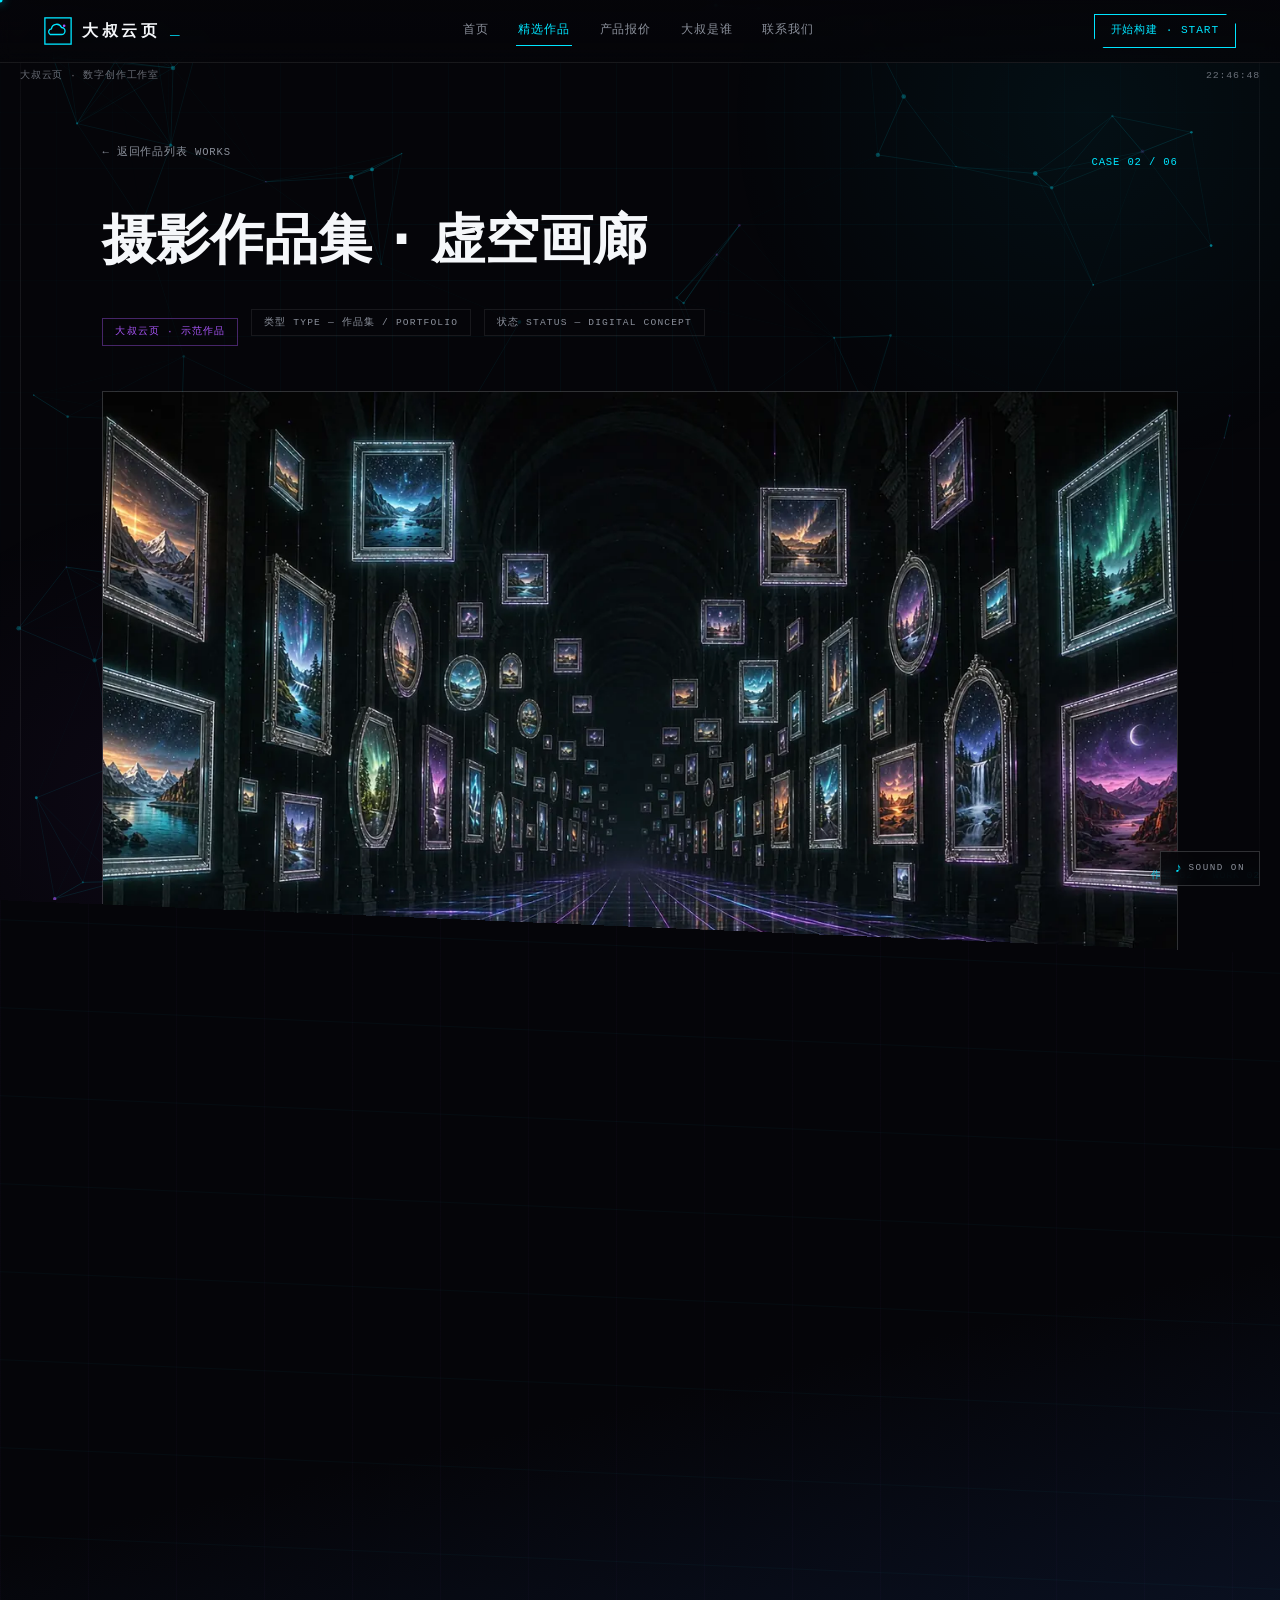
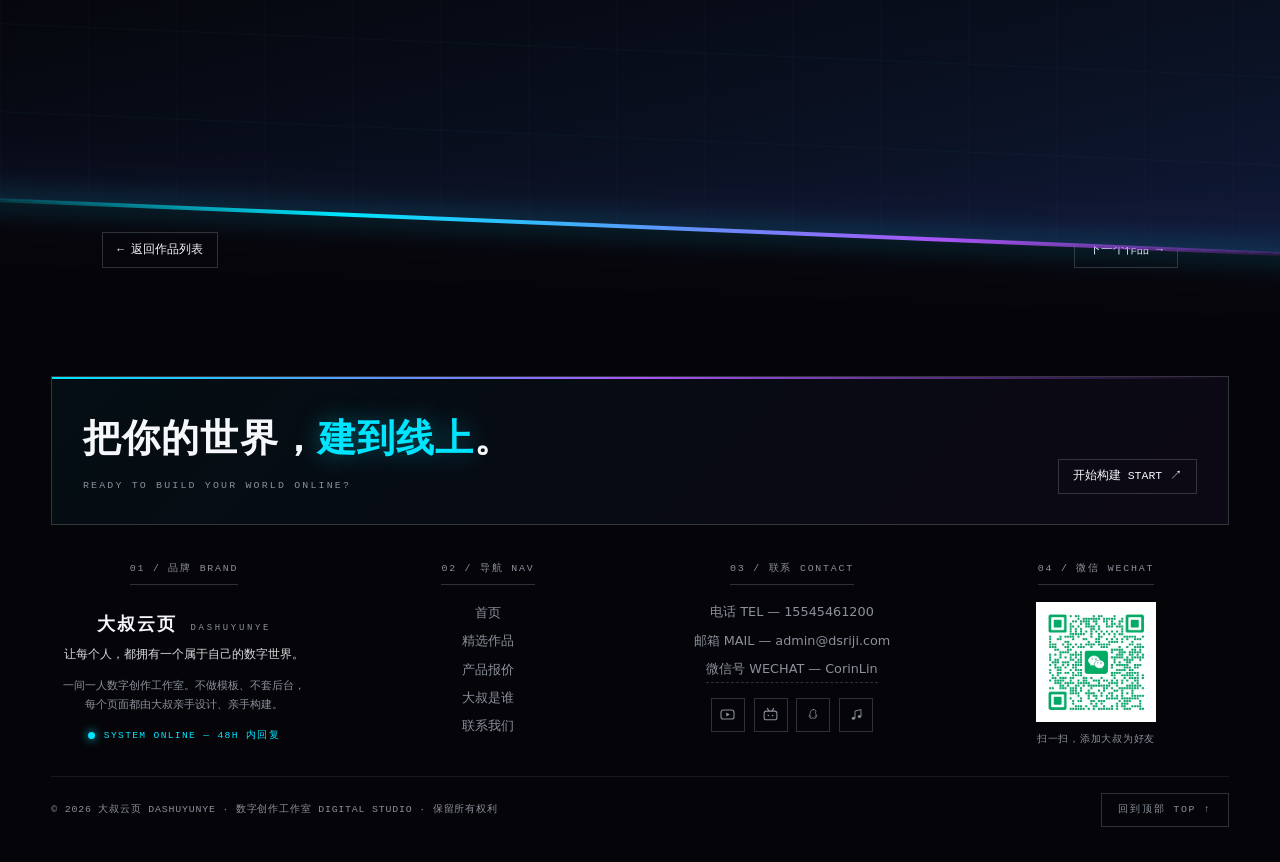
<file: case-02.html>
<!DOCTYPE html>
<html lang="zh-CN">
<head>
<meta charset="UTF-8">
<meta name="viewport" content="width=device-width, initial-scale=1.0">
<title>摄影作品集 · 虚空画廊 — 大叔云页</title>
<meta name="description" content="把照片挂进一座没有墙壁的画廊：全屏沉浸式浏览，暗色环境让作品自己发光，分类直觉化，翻看节奏流畅，适合摄影师与视觉创作者建立第一印象。">
<link rel="icon" href="assets/images/ui/logo.svg" type="image/svg+xml">
<link rel="stylesheet" href="css/style.css">
<link rel="stylesheet" href="css/animations.css">
<link rel="stylesheet" href="css/responsive.css">
</head>
<body data-case="case-02">

<canvas class="bg-particles" id="bgParticles" aria-hidden="true"></canvas>
<div class="cursor-dot" id="cursorDot" aria-hidden="true"></div>
<div class="cursor-ring" id="cursorRing" aria-hidden="true"></div>

<div class="hud" aria-hidden="true">
  <span class="hud-corner hud-tl mono">大叔云页 · 数字创作工作室</span>
  <span class="hud-corner hud-tr mono" id="hudClock">00:00:00</span>
  <span class="hud-corner hud-br mono">作品 02 / WORK 02</span>
  <i class="hud-line hud-vl"></i>
  <i class="hud-line hud-vr"></i>
</div>

<nav class="topbar" aria-label="站内导航">
  <a class="brand" href="index.html">
    <img class="brand-logo" src="assets/images/ui/logo.svg" alt="大叔云页 logo" width="28" height="28">
    <span>大叔云页</span><span class="cursor-mark">_</span>
  </a>
  <div class="nav-links">
    <a href="index.html">首页</a>
    <a href="cases.html" class="is-active">精选作品</a>
    <a href="pricing.html">产品报价</a>
    <a href="about.html">大叔是谁</a>
    <a href="contact.html">联系我们</a>
  </div>
  <div class="topbar-right">
    <button class="nav-burger" id="navBurger" type="button" aria-label="打开菜单" aria-expanded="false"><i></i><i></i><i></i></button>
    <a class="mono topbar-cta" href="contact.html">开始构建 · START</a>
  </div>
</nav>

<main class="page-body">
  <section class="sec page-hero case-hero">
    <div class="case-top" data-reveal>
      <a class="crumb mono" href="cases.html">← 返回作品列表 WORKS</a>
      <span class="case-no mono">CASE 02 / 06</span>
    </div>
    <h1 data-case-field="title">摄影作品集 · 虚空画廊</h1>
    <div class="case-meta mono" data-reveal>
      <span class="case-badge">大叔云页 · 示范作品</span>
      <span>类型 TYPE — 作品集 / PORTFOLIO</span>
      <span>状态 STATUS — DIGITAL CONCEPT</span>
    </div>
    <figure class="article-img case-img" data-reveal>
      <img src="assets/images/projects/detail-02.webp" alt="作品配图：摄影作品集 · 虚空画廊" width="1400" height="854">
    </figure>
    <div class="case-layout">
      <div class="case-main">
        <h2>作品概述 <span class="en-sub-inline">/ OVERVIEW</span></h2>
        <p data-case-field="desc" data-reveal>把照片挂进一座没有墙壁的画廊。全屏沉浸式浏览，暗色环境让作品自己发光；分类直觉化，翻看节奏流畅，访客的注意力永远落在照片本身。适合摄影师与视觉创作者——把第一印象，变成一场小型个人展览。</p>
        <h2>设计要点 <span class="en-sub-inline">/ DESIGN NOTES</span></h2>
        <ul class="points-list" data-case-field="points" data-reveal>
        <li>全屏画廊式排版，作品即是唯一主角</li>
        <li>暗色底 + 局部补光，影调层次被完整保留</li>
        <li>分类与筛选直觉化，长时间翻看不累</li>
        <li>大图加载优化，清晰与速度兼得</li>
        <li>移动端手势浏览，滑动即观展</li>
      
      </ul>
      </div>
      <aside class="case-aside" data-reveal>
        <div class="case-cta">
          <p class="ca-tit mono">WORLD FILE // 想要同款？</p>
          <p class="ca-desc">想把你的作品搬进这座「虚空画廊」？大叔按你的拍摄风格调光布展——结构参考这件作品，照片由你决定。</p>
          <a class="btn-line" href="contact.html"><span>我想要同款风格</span> <i>&#8599;</i></a>
          <a class="btn-ghost" href="pricing.html">查看产品报价 &rarr;</a>
        </div>
      </aside>
    </div>
    <div class="case-nav" data-reveal>
      <a class="btn-line" href="cases.html">← 返回作品列表</a>
      <a class="btn-line" href="case-03.html">下一个作品 →</a>
    </div>
  </section>

      <footer class="footer">
      <div class="footer-cta">
        <div class="fc-copy">
          <p class="fc-title">把你的世界，<em>建到线上</em>。</p>
          <p class="fc-en mono">READY TO BUILD YOUR WORLD ONLINE?</p>
        </div>
        <a class="btn-line" href="contact.html"><span>开始构建 START</span> <i aria-hidden="true">&#8599;</i></a>
      </div>
      <div class="footer-main">
        <div class="fcol fcol-brand">
          <p class="fcol-tit mono">01 / 品牌 BRAND</p>
          <p class="footer-name">大叔云页<span class="footer-name-en mono">DASHUYUNYE</span></p>
          <p class="footer-slogan">让每个人，都拥有一个属于自己的数字世界。</p>
          <p class="footer-intro">一间一人数字创作工作室。不做模板、不套后台，每个页面都由大叔亲手设计、亲手构建。</p>
          <p class="footer-status mono"><i aria-hidden="true"></i>SYSTEM ONLINE — 48H 内回复</p>
        </div>
        <nav class="fcol footer-nav" aria-label="页脚快速导航">
          <p class="fcol-tit mono">02 / 导航 NAV</p>
          <div class="fn-links">
            <a href="index.html">首页</a>
            <a href="cases.html">精选作品</a>
            <a href="pricing.html">产品报价</a>
            <a href="about.html">大叔是谁</a>
            <a href="contact.html">联系我们</a>
          </div>
        </nav>
        <div class="fcol footer-contact">
          <p class="fcol-tit mono">03 / 联系 CONTACT</p>
          <div class="fc-links">
            <a href="tel:15545461200">电话 TEL — 15545461200</a>
            <a href="mailto:admin@dsriji.com">邮箱 MAIL — admin@dsriji.com</a>
            <button type="button" class="footer-wx" data-wechat>微信号 WECHAT — CorinLin</button>
          </div>
            <div class="fc-social" data-reveal>
              <a class="soc" href="https://www.youtube.com/@dashuriji" target="_blank" rel="noopener" aria-label="YouTube：@dashuriji" title="YouTube：@dashuriji" data-name="YOUTUBE"><svg viewBox="0 0 24 24" aria-hidden="true"><rect x="2.8" y="5.6" width="18.4" height="12.8" rx="3.4"/><path class="fl" d="M10.2 9.2l5.2 2.8-5.2 2.8z"/></svg></a>
              <a class="soc" href="https://space.bilibili.com/504800608" target="_blank" rel="noopener" aria-label="哔哩哔哩：504800608" title="哔哩哔哩 BILIBILI" data-name="BILIBILI"><svg viewBox="0 0 24 24" aria-hidden="true"><rect x="3" y="7.2" width="18" height="12.3" rx="3"/><path d="M7.6 3.4L10 7.2M16.4 3.4L14 7.2"/><circle class="fl" cx="9" cy="13.4" r="1.15"/><circle class="fl" cx="15" cy="13.4" r="1.15"/></svg></a>
              <a class="soc" href="https://wpa.qq.com/msgrd?v=3&amp;uin=79406222&amp;site=qq&amp;menu=yes" target="_blank" rel="noopener" aria-label="QQ：79406222" title="QQ：79406222" data-name="QQ"><svg viewBox="0 0 24 24" aria-hidden="true"><g transform="translate(2.64 2.64) scale(0.78)"><path d="M12 3c-3.4 0-5.6 2.4-5.6 5.8 0 .9-.2 1.6-.7 2.4-.6 1-1.4 2.2-1.7 3.3-.2.7.2 1.1.8.8.4-.2.9-.8 1.2-1.3.3.7.7 1.4 1.2 2-.8.3-1.6.8-1.6 1.5 0 1 1.8 1.5 3.1 1.5.9 0 1.4-.3 1.6-.7h1.4c.2.4.7.7 1.6.7 1.3 0 3.1-.5 3.1-1.5 0-.7-.8-1.2-1.6-1.5.5-.6.9-1.3 1.2-2 .3.5.8 1.1 1.2 1.3.6.3 1-.1.8-.8-.3-1.1-1.1-2.3-1.7-3.3-.5-.8-.7-1.5-.7-2.4C17.6 5.4 15.4 3 12 3z"/><circle class="eye" cx="9.9" cy="8.7" r=".9"/><circle class="eye" cx="14.1" cy="8.7" r=".9"/></g></svg></a>
              <button class="soc" type="button" data-copy-id="80397218164" data-copy-label="抖音号" aria-label="抖音号：80397218164，点击复制并前往抖音" title="抖音号：80397218164（点击复制并前往）" data-open="https://www.douyin.com/search/80397218164" data-app="snssdk1128://search?keyword=80397218164" data-name="DOUYIN"><svg viewBox="0 0 24 24" aria-hidden="true"><g transform="translate(1.8 1.8) scale(0.88)"><path d="M9.2 17.2V6.1l9.6-2.4v10.9"/><circle class="fl" cx="6.7" cy="17.6" r="2.5"/><circle class="fl" cx="16.3" cy="14.9" r="2.5"/></g></svg></button>
            </div>
        </div>
        <div class="fcol footer-qr">
          <p class="fcol-tit mono">04 / 微信 WECHAT</p>
          <img src="assets/images/ui/wechat-qr.webp" alt="大叔云页微信二维码" width="120" height="120" loading="lazy">
          <p class="fq-id mono">扫一扫，添加大叔为好友</p>
        </div>
      </div>
      <div class="footer-bar">
        <p class="footer-copy mono">&copy; 2026 大叔云页 DASHUYUNYE · 数字创作工作室 DIGITAL STUDIO · 保留所有权利</p>
        <button class="to-top mono" id="toTop" type="button">回到顶部 TOP &#8593;</button>
      </div>
    </footer>
</main>
<div class="m-menu" id="mMenu" aria-hidden="true">
  <div class="m-menu-head mono"><span>DASHUYUNYE · 大叔云页</span><button class="m-close" id="mClose" type="button" aria-label="关闭菜单">&times;</button></div>
  <nav class="m-menu-links" aria-label="移动端导航">
    <a href="index.html"><span class="mm-no mono">01</span>首页<span class="mm-en mono">HOME</span></a>
    <a href="cases.html"><span class="mm-no mono">02</span>精选作品<span class="mm-en mono">WORKS</span></a>
    <a href="pricing.html"><span class="mm-no mono">03</span>产品报价<span class="mm-en mono">PRICING</span></a>
    <a href="about.html"><span class="mm-no mono">04</span>大叔是谁<span class="mm-en mono">ABOUT</span></a>
    <a href="contact.html"><span class="mm-no mono">05</span>联系我们<span class="mm-en mono">CONTACT</span></a>
  </nav>
  <div class="m-menu-foot mono">
    <a href="tel:15545461200">CALL — 15545461200</a>
    <a href="mailto:admin@dsriji.com">MAIL — admin@dsriji.com</a>
    <button type="button" data-wechat>WECHAT — CorinLin</button>
  </div>
</div>

<div class="page-wipe" id="pageWipe" aria-hidden="true"></div>

<div class="qr-modal" id="qrModal" aria-hidden="true">
  <div class="qr-modal-mask" id="qrMask"></div>
  <figure class="qr-modal-card">
    <button class="qr-close mono" id="qrClose" type="button" aria-label="关闭">&times;</button>
    <p class="qr-modal-tit mono">SCAN ME — 扫码加微信</p>
    <img src="assets/images/ui/wechat-qr.webp" alt="大叔云页微信二维码" width="300" height="300">
    <p class="qr-modal-id mono">微信号 WECHAT — <b>CorinLin</b>（已自动复制）</p>
  </figure>
</div>
<script src="js/language.js"></script>
<script src="js/main.js"></script>
<script src="js/animation.js"></script>
<script src="js/sound.js"></script>
</body>
</html>
</file>
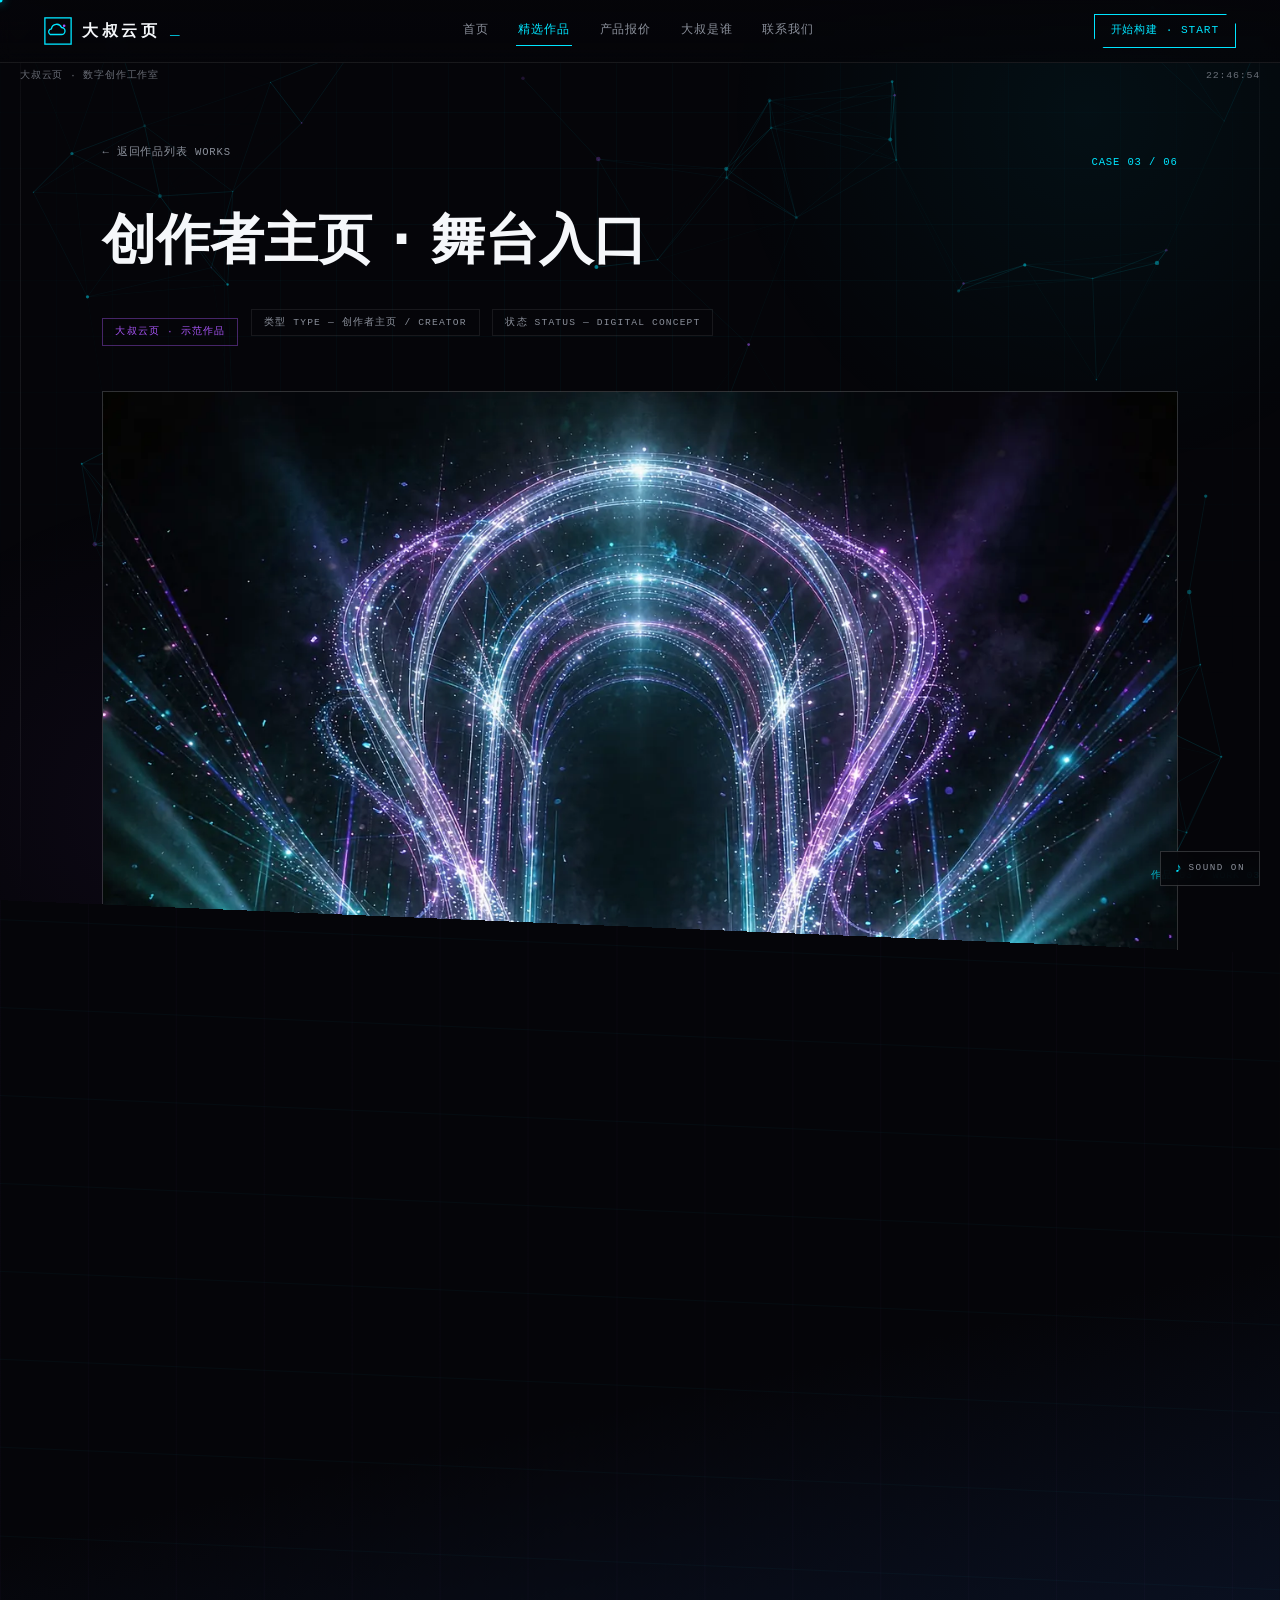
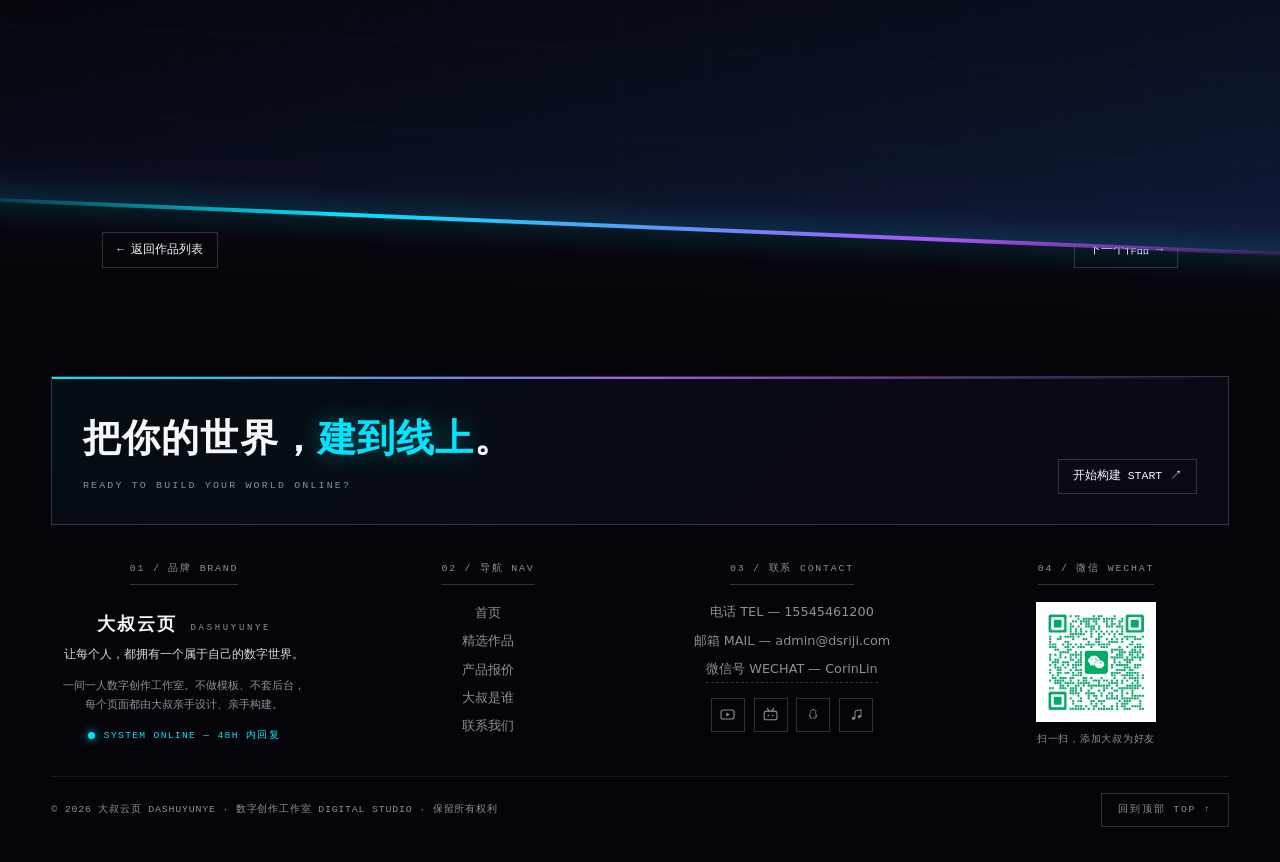
<file: case-03.html>
<!DOCTYPE html>
<html lang="zh-CN">
<head>
<meta charset="UTF-8">
<meta name="viewport" content="width=device-width, initial-scale=1.0">
<title>创作者主页 · 舞台入口 — 大叔云页</title>
<meta name="description" content="给内容创作者一个真正像「舞台」的门面：频道入口、代表作精选、商务合作方式一页打通，把分散的平台流量沉淀成自己的数字资产。">
<link rel="icon" href="assets/images/ui/logo.svg" type="image/svg+xml">
<link rel="stylesheet" href="css/style.css">
<link rel="stylesheet" href="css/animations.css">
<link rel="stylesheet" href="css/responsive.css">
</head>
<body data-case="case-03">

<canvas class="bg-particles" id="bgParticles" aria-hidden="true"></canvas>
<div class="cursor-dot" id="cursorDot" aria-hidden="true"></div>
<div class="cursor-ring" id="cursorRing" aria-hidden="true"></div>

<div class="hud" aria-hidden="true">
  <span class="hud-corner hud-tl mono">大叔云页 · 数字创作工作室</span>
  <span class="hud-corner hud-tr mono" id="hudClock">00:00:00</span>
  <span class="hud-corner hud-br mono">作品 03 / WORK 03</span>
  <i class="hud-line hud-vl"></i>
  <i class="hud-line hud-vr"></i>
</div>

<nav class="topbar" aria-label="站内导航">
  <a class="brand" href="index.html">
    <img class="brand-logo" src="assets/images/ui/logo.svg" alt="大叔云页 logo" width="28" height="28">
    <span>大叔云页</span><span class="cursor-mark">_</span>
  </a>
  <div class="nav-links">
    <a href="index.html">首页</a>
    <a href="cases.html" class="is-active">精选作品</a>
    <a href="pricing.html">产品报价</a>
    <a href="about.html">大叔是谁</a>
    <a href="contact.html">联系我们</a>
  </div>
  <div class="topbar-right">
    <button class="nav-burger" id="navBurger" type="button" aria-label="打开菜单" aria-expanded="false"><i></i><i></i><i></i></button>
    <a class="mono topbar-cta" href="contact.html">开始构建 · START</a>
  </div>
</nav>

<main class="page-body">
  <section class="sec page-hero case-hero">
    <div class="case-top" data-reveal>
      <a class="crumb mono" href="cases.html">← 返回作品列表 WORKS</a>
      <span class="case-no mono">CASE 03 / 06</span>
    </div>
    <h1 data-case-field="title">创作者主页 · 舞台入口</h1>
    <div class="case-meta mono" data-reveal>
      <span class="case-badge">大叔云页 · 示范作品</span>
      <span>类型 TYPE — 创作者主页 / CREATOR</span>
      <span>状态 STATUS — DIGITAL CONCEPT</span>
    </div>
    <figure class="article-img case-img" data-reveal>
      <img src="assets/images/projects/detail-03.webp" alt="作品配图：创作者主页 · 舞台入口" width="1400" height="854">
    </figure>
    <div class="case-layout">
      <div class="case-main">
        <h2>作品概述 <span class="en-sub-inline">/ OVERVIEW</span></h2>
        <p data-case-field="desc" data-reveal>给内容创作者一个真正像「舞台」的门面：频道入口、代表作精选、商务合作方式一页打通。把分散在各个平台的流量，沉淀成属于自己的数字资产——粉丝落地即是入口，合作方落地即是路径，谁来看都不空手。</p>
        <h2>设计要点 <span class="en-sub-inline">/ DESIGN NOTES</span></h2>
        <ul class="points-list" data-case-field="points" data-reveal>
        <li>全平台聚合入口，一站跳转所有渠道</li>
        <li>代表作精选位，把最强内容放在最亮处</li>
        <li>商务合作路径清晰，品牌方一步找到你</li>
        <li>订阅与关注入口前置，流量持续沉淀</li>
        <li>移动端体验完整，粉丝从哪来都顺手</li>
      
      </ul>
      </div>
      <aside class="case-aside" data-reveal>
        <div class="case-cta">
          <p class="ca-tit mono">WORLD FILE // 想要同款？</p>
          <p class="ca-desc">想要一个真正像舞台的入口？大叔按你的频道与内容结构重新搭台——结构参考这件作品，粉丝来了就有得看。</p>
          <a class="btn-line" href="contact.html"><span>我想要同款风格</span> <i>&#8599;</i></a>
          <a class="btn-ghost" href="pricing.html">查看产品报价 &rarr;</a>
        </div>
      </aside>
    </div>
    <div class="case-nav" data-reveal>
      <a class="btn-line" href="cases.html">← 返回作品列表</a>
      <a class="btn-line" href="case-04.html">下一个作品 →</a>
    </div>
  </section>

      <footer class="footer">
      <div class="footer-cta">
        <div class="fc-copy">
          <p class="fc-title">把你的世界，<em>建到线上</em>。</p>
          <p class="fc-en mono">READY TO BUILD YOUR WORLD ONLINE?</p>
        </div>
        <a class="btn-line" href="contact.html"><span>开始构建 START</span> <i aria-hidden="true">&#8599;</i></a>
      </div>
      <div class="footer-main">
        <div class="fcol fcol-brand">
          <p class="fcol-tit mono">01 / 品牌 BRAND</p>
          <p class="footer-name">大叔云页<span class="footer-name-en mono">DASHUYUNYE</span></p>
          <p class="footer-slogan">让每个人，都拥有一个属于自己的数字世界。</p>
          <p class="footer-intro">一间一人数字创作工作室。不做模板、不套后台，每个页面都由大叔亲手设计、亲手构建。</p>
          <p class="footer-status mono"><i aria-hidden="true"></i>SYSTEM ONLINE — 48H 内回复</p>
        </div>
        <nav class="fcol footer-nav" aria-label="页脚快速导航">
          <p class="fcol-tit mono">02 / 导航 NAV</p>
          <div class="fn-links">
            <a href="index.html">首页</a>
            <a href="cases.html">精选作品</a>
            <a href="pricing.html">产品报价</a>
            <a href="about.html">大叔是谁</a>
            <a href="contact.html">联系我们</a>
          </div>
        </nav>
        <div class="fcol footer-contact">
          <p class="fcol-tit mono">03 / 联系 CONTACT</p>
          <div class="fc-links">
            <a href="tel:15545461200">电话 TEL — 15545461200</a>
            <a href="mailto:admin@dsriji.com">邮箱 MAIL — admin@dsriji.com</a>
            <button type="button" class="footer-wx" data-wechat>微信号 WECHAT — CorinLin</button>
          </div>
            <div class="fc-social" data-reveal>
              <a class="soc" href="https://www.youtube.com/@dashuriji" target="_blank" rel="noopener" aria-label="YouTube：@dashuriji" title="YouTube：@dashuriji" data-name="YOUTUBE"><svg viewBox="0 0 24 24" aria-hidden="true"><rect x="2.8" y="5.6" width="18.4" height="12.8" rx="3.4"/><path class="fl" d="M10.2 9.2l5.2 2.8-5.2 2.8z"/></svg></a>
              <a class="soc" href="https://space.bilibili.com/504800608" target="_blank" rel="noopener" aria-label="哔哩哔哩：504800608" title="哔哩哔哩 BILIBILI" data-name="BILIBILI"><svg viewBox="0 0 24 24" aria-hidden="true"><rect x="3" y="7.2" width="18" height="12.3" rx="3"/><path d="M7.6 3.4L10 7.2M16.4 3.4L14 7.2"/><circle class="fl" cx="9" cy="13.4" r="1.15"/><circle class="fl" cx="15" cy="13.4" r="1.15"/></svg></a>
              <a class="soc" href="https://wpa.qq.com/msgrd?v=3&amp;uin=79406222&amp;site=qq&amp;menu=yes" target="_blank" rel="noopener" aria-label="QQ：79406222" title="QQ：79406222" data-name="QQ"><svg viewBox="0 0 24 24" aria-hidden="true"><g transform="translate(2.64 2.64) scale(0.78)"><path d="M12 3c-3.4 0-5.6 2.4-5.6 5.8 0 .9-.2 1.6-.7 2.4-.6 1-1.4 2.2-1.7 3.3-.2.7.2 1.1.8.8.4-.2.9-.8 1.2-1.3.3.7.7 1.4 1.2 2-.8.3-1.6.8-1.6 1.5 0 1 1.8 1.5 3.1 1.5.9 0 1.4-.3 1.6-.7h1.4c.2.4.7.7 1.6.7 1.3 0 3.1-.5 3.1-1.5 0-.7-.8-1.2-1.6-1.5.5-.6.9-1.3 1.2-2 .3.5.8 1.1 1.2 1.3.6.3 1-.1.8-.8-.3-1.1-1.1-2.3-1.7-3.3-.5-.8-.7-1.5-.7-2.4C17.6 5.4 15.4 3 12 3z"/><circle class="eye" cx="9.9" cy="8.7" r=".9"/><circle class="eye" cx="14.1" cy="8.7" r=".9"/></g></svg></a>
              <button class="soc" type="button" data-copy-id="80397218164" data-copy-label="抖音号" aria-label="抖音号：80397218164，点击复制并前往抖音" title="抖音号：80397218164（点击复制并前往）" data-open="https://www.douyin.com/search/80397218164" data-app="snssdk1128://search?keyword=80397218164" data-name="DOUYIN"><svg viewBox="0 0 24 24" aria-hidden="true"><g transform="translate(1.8 1.8) scale(0.88)"><path d="M9.2 17.2V6.1l9.6-2.4v10.9"/><circle class="fl" cx="6.7" cy="17.6" r="2.5"/><circle class="fl" cx="16.3" cy="14.9" r="2.5"/></g></svg></button>
            </div>
        </div>
        <div class="fcol footer-qr">
          <p class="fcol-tit mono">04 / 微信 WECHAT</p>
          <img src="assets/images/ui/wechat-qr.webp" alt="大叔云页微信二维码" width="120" height="120" loading="lazy">
          <p class="fq-id mono">扫一扫，添加大叔为好友</p>
        </div>
      </div>
      <div class="footer-bar">
        <p class="footer-copy mono">&copy; 2026 大叔云页 DASHUYUNYE · 数字创作工作室 DIGITAL STUDIO · 保留所有权利</p>
        <button class="to-top mono" id="toTop" type="button">回到顶部 TOP &#8593;</button>
      </div>
    </footer>
</main>
<div class="m-menu" id="mMenu" aria-hidden="true">
  <div class="m-menu-head mono"><span>DASHUYUNYE · 大叔云页</span><button class="m-close" id="mClose" type="button" aria-label="关闭菜单">&times;</button></div>
  <nav class="m-menu-links" aria-label="移动端导航">
    <a href="index.html"><span class="mm-no mono">01</span>首页<span class="mm-en mono">HOME</span></a>
    <a href="cases.html"><span class="mm-no mono">02</span>精选作品<span class="mm-en mono">WORKS</span></a>
    <a href="pricing.html"><span class="mm-no mono">03</span>产品报价<span class="mm-en mono">PRICING</span></a>
    <a href="about.html"><span class="mm-no mono">04</span>大叔是谁<span class="mm-en mono">ABOUT</span></a>
    <a href="contact.html"><span class="mm-no mono">05</span>联系我们<span class="mm-en mono">CONTACT</span></a>
  </nav>
  <div class="m-menu-foot mono">
    <a href="tel:15545461200">CALL — 15545461200</a>
    <a href="mailto:admin@dsriji.com">MAIL — admin@dsriji.com</a>
    <button type="button" data-wechat>WECHAT — CorinLin</button>
  </div>
</div>

<div class="page-wipe" id="pageWipe" aria-hidden="true"></div>

<div class="qr-modal" id="qrModal" aria-hidden="true">
  <div class="qr-modal-mask" id="qrMask"></div>
  <figure class="qr-modal-card">
    <button class="qr-close mono" id="qrClose" type="button" aria-label="关闭">&times;</button>
    <p class="qr-modal-tit mono">SCAN ME — 扫码加微信</p>
    <img src="assets/images/ui/wechat-qr.webp" alt="大叔云页微信二维码" width="300" height="300">
    <p class="qr-modal-id mono">微信号 WECHAT — <b>CorinLin</b>（已自动复制）</p>
  </figure>
</div>
<script src="js/language.js"></script>
<script src="js/main.js"></script>
<script src="js/animation.js"></script>
<script src="js/sound.js"></script>
</body>
</html>
</file>
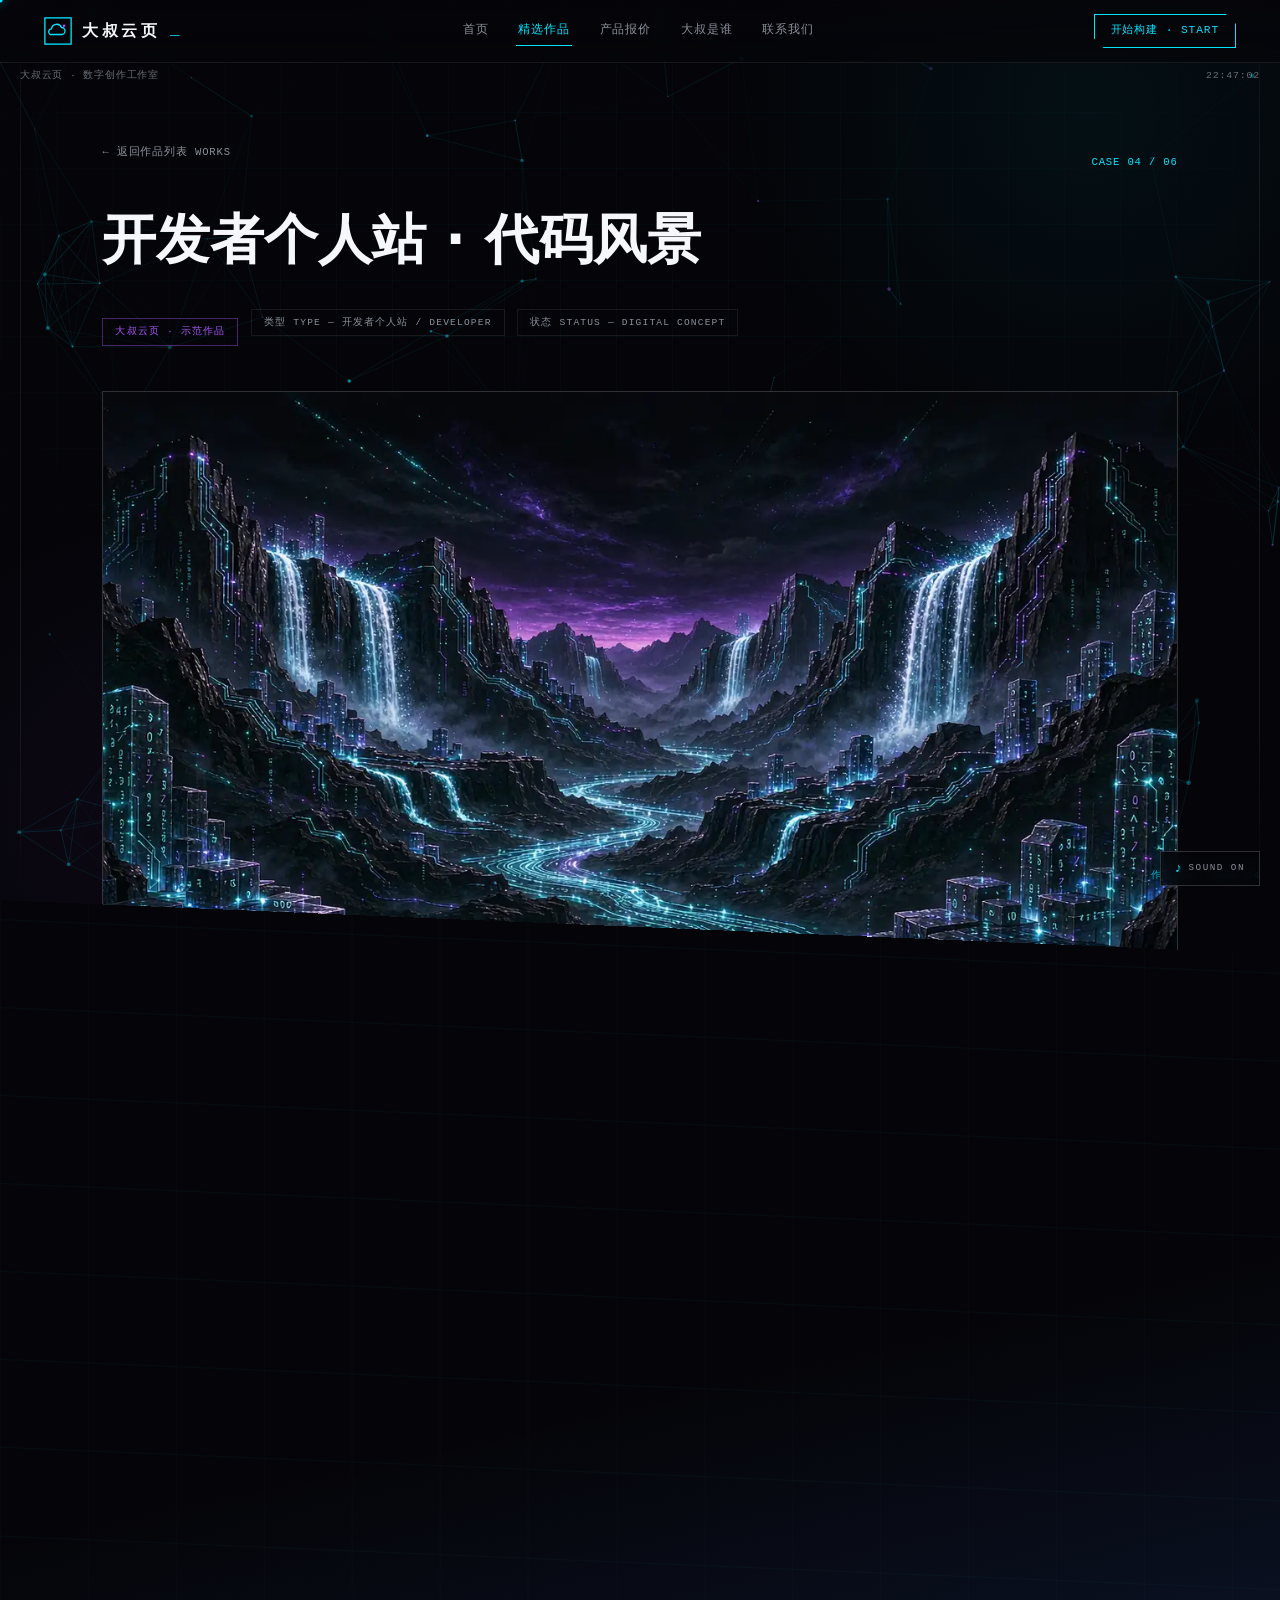
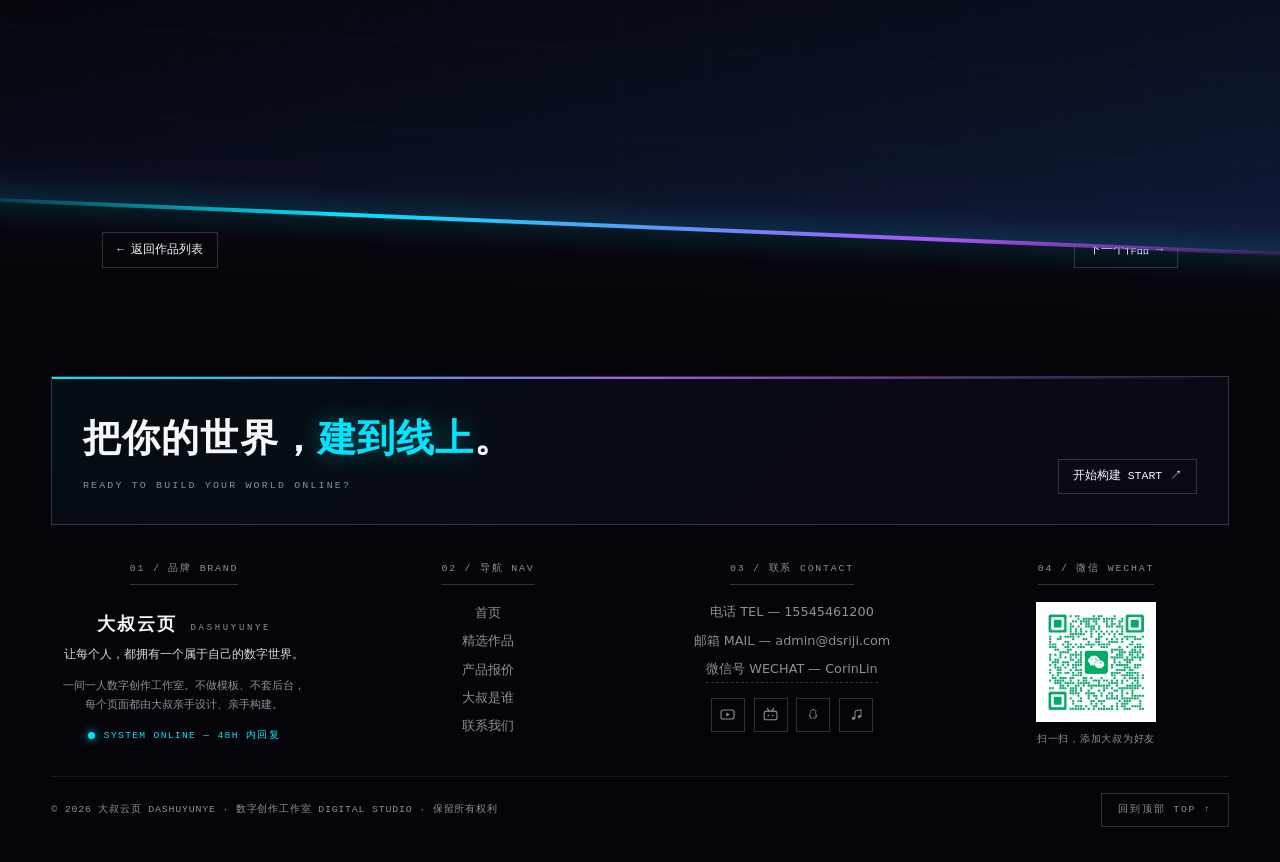
<file: case-04.html>
<!DOCTYPE html>
<html lang="zh-CN">
<head>
<meta charset="UTF-8">
<meta name="viewport" content="width=device-width, initial-scale=1.0">
<title>开发者个人站 · 代码风景 — 大叔云页</title>
<meta name="description" content="开发者的名片不该只有一份简历：项目、技术栈与写作被整理成一片可以漫游的代码风景，项目即景点，演示可直接互动，技术实力自己开口说话。">
<link rel="icon" href="assets/images/ui/logo.svg" type="image/svg+xml">
<link rel="stylesheet" href="css/style.css">
<link rel="stylesheet" href="css/animations.css">
<link rel="stylesheet" href="css/responsive.css">
</head>
<body data-case="case-04">

<canvas class="bg-particles" id="bgParticles" aria-hidden="true"></canvas>
<div class="cursor-dot" id="cursorDot" aria-hidden="true"></div>
<div class="cursor-ring" id="cursorRing" aria-hidden="true"></div>

<div class="hud" aria-hidden="true">
  <span class="hud-corner hud-tl mono">大叔云页 · 数字创作工作室</span>
  <span class="hud-corner hud-tr mono" id="hudClock">00:00:00</span>
  <span class="hud-corner hud-br mono">作品 04 / WORK 04</span>
  <i class="hud-line hud-vl"></i>
  <i class="hud-line hud-vr"></i>
</div>

<nav class="topbar" aria-label="站内导航">
  <a class="brand" href="index.html">
    <img class="brand-logo" src="assets/images/ui/logo.svg" alt="大叔云页 logo" width="28" height="28">
    <span>大叔云页</span><span class="cursor-mark">_</span>
  </a>
  <div class="nav-links">
    <a href="index.html">首页</a>
    <a href="cases.html" class="is-active">精选作品</a>
    <a href="pricing.html">产品报价</a>
    <a href="about.html">大叔是谁</a>
    <a href="contact.html">联系我们</a>
  </div>
  <div class="topbar-right">
    <button class="nav-burger" id="navBurger" type="button" aria-label="打开菜单" aria-expanded="false"><i></i><i></i><i></i></button>
    <a class="mono topbar-cta" href="contact.html">开始构建 · START</a>
  </div>
</nav>

<main class="page-body">
  <section class="sec page-hero case-hero">
    <div class="case-top" data-reveal>
      <a class="crumb mono" href="cases.html">← 返回作品列表 WORKS</a>
      <span class="case-no mono">CASE 04 / 06</span>
    </div>
    <h1 data-case-field="title">开发者个人站 · 代码风景</h1>
    <div class="case-meta mono" data-reveal>
      <span class="case-badge">大叔云页 · 示范作品</span>
      <span>类型 TYPE — 开发者个人站 / DEVELOPER</span>
      <span>状态 STATUS — DIGITAL CONCEPT</span>
    </div>
    <figure class="article-img case-img" data-reveal>
      <img src="assets/images/projects/detail-04.webp" alt="作品配图：开发者个人站 · 代码风景" width="1400" height="854">
    </figure>
    <div class="case-layout">
      <div class="case-main">
        <h2>作品概述 <span class="en-sub-inline">/ OVERVIEW</span></h2>
        <p data-case-field="desc" data-reveal>开发者的名片不该只有一份简历。这个个人站把项目、技术栈与写作整理成一片可以漫游的代码风景：项目即景点，在线演示可以直接互动，技术实力自己开口说话。适合工程师、独立开发者与技术博主，让机会顺着链接找上门。</p>
        <h2>设计要点 <span class="en-sub-inline">/ DESIGN NOTES</span></h2>
        <ul class="points-list" data-case-field="points" data-reveal>
        <li>项目即风景，在线演示可直接互动</li>
        <li>技术栈可视化，能力版图一眼看清</li>
        <li>博客 / 写作区内置，持续积累影响力</li>
        <li>开源仓库与简历入口双通道，机会不漏接</li>
        <li>暗色代码主题，细节里全是工程师审美</li>
      
      </ul>
      </div>
      <aside class="case-aside" data-reveal>
        <div class="case-cta">
          <p class="ca-tit mono">WORLD FILE // 想要同款？</p>
          <p class="ca-desc">想让项目自己说话？大叔把你的代码与作品组织成一片「代码风景」——结构参考这件作品，实力看得见。</p>
          <a class="btn-line" href="contact.html"><span>我想要同款风格</span> <i>&#8599;</i></a>
          <a class="btn-ghost" href="pricing.html">查看产品报价 &rarr;</a>
        </div>
      </aside>
    </div>
    <div class="case-nav" data-reveal>
      <a class="btn-line" href="cases.html">← 返回作品列表</a>
      <a class="btn-line" href="case-05.html">下一个作品 →</a>
    </div>
  </section>

      <footer class="footer">
      <div class="footer-cta">
        <div class="fc-copy">
          <p class="fc-title">把你的世界，<em>建到线上</em>。</p>
          <p class="fc-en mono">READY TO BUILD YOUR WORLD ONLINE?</p>
        </div>
        <a class="btn-line" href="contact.html"><span>开始构建 START</span> <i aria-hidden="true">&#8599;</i></a>
      </div>
      <div class="footer-main">
        <div class="fcol fcol-brand">
          <p class="fcol-tit mono">01 / 品牌 BRAND</p>
          <p class="footer-name">大叔云页<span class="footer-name-en mono">DASHUYUNYE</span></p>
          <p class="footer-slogan">让每个人，都拥有一个属于自己的数字世界。</p>
          <p class="footer-intro">一间一人数字创作工作室。不做模板、不套后台，每个页面都由大叔亲手设计、亲手构建。</p>
          <p class="footer-status mono"><i aria-hidden="true"></i>SYSTEM ONLINE — 48H 内回复</p>
        </div>
        <nav class="fcol footer-nav" aria-label="页脚快速导航">
          <p class="fcol-tit mono">02 / 导航 NAV</p>
          <div class="fn-links">
            <a href="index.html">首页</a>
            <a href="cases.html">精选作品</a>
            <a href="pricing.html">产品报价</a>
            <a href="about.html">大叔是谁</a>
            <a href="contact.html">联系我们</a>
          </div>
        </nav>
        <div class="fcol footer-contact">
          <p class="fcol-tit mono">03 / 联系 CONTACT</p>
          <div class="fc-links">
            <a href="tel:15545461200">电话 TEL — 15545461200</a>
            <a href="mailto:admin@dsriji.com">邮箱 MAIL — admin@dsriji.com</a>
            <button type="button" class="footer-wx" data-wechat>微信号 WECHAT — CorinLin</button>
          </div>
            <div class="fc-social" data-reveal>
              <a class="soc" href="https://www.youtube.com/@dashuriji" target="_blank" rel="noopener" aria-label="YouTube：@dashuriji" title="YouTube：@dashuriji" data-name="YOUTUBE"><svg viewBox="0 0 24 24" aria-hidden="true"><rect x="2.8" y="5.6" width="18.4" height="12.8" rx="3.4"/><path class="fl" d="M10.2 9.2l5.2 2.8-5.2 2.8z"/></svg></a>
              <a class="soc" href="https://space.bilibili.com/504800608" target="_blank" rel="noopener" aria-label="哔哩哔哩：504800608" title="哔哩哔哩 BILIBILI" data-name="BILIBILI"><svg viewBox="0 0 24 24" aria-hidden="true"><rect x="3" y="7.2" width="18" height="12.3" rx="3"/><path d="M7.6 3.4L10 7.2M16.4 3.4L14 7.2"/><circle class="fl" cx="9" cy="13.4" r="1.15"/><circle class="fl" cx="15" cy="13.4" r="1.15"/></svg></a>
              <a class="soc" href="https://wpa.qq.com/msgrd?v=3&amp;uin=79406222&amp;site=qq&amp;menu=yes" target="_blank" rel="noopener" aria-label="QQ：79406222" title="QQ：79406222" data-name="QQ"><svg viewBox="0 0 24 24" aria-hidden="true"><g transform="translate(2.64 2.64) scale(0.78)"><path d="M12 3c-3.4 0-5.6 2.4-5.6 5.8 0 .9-.2 1.6-.7 2.4-.6 1-1.4 2.2-1.7 3.3-.2.7.2 1.1.8.8.4-.2.9-.8 1.2-1.3.3.7.7 1.4 1.2 2-.8.3-1.6.8-1.6 1.5 0 1 1.8 1.5 3.1 1.5.9 0 1.4-.3 1.6-.7h1.4c.2.4.7.7 1.6.7 1.3 0 3.1-.5 3.1-1.5 0-.7-.8-1.2-1.6-1.5.5-.6.9-1.3 1.2-2 .3.5.8 1.1 1.2 1.3.6.3 1-.1.8-.8-.3-1.1-1.1-2.3-1.7-3.3-.5-.8-.7-1.5-.7-2.4C17.6 5.4 15.4 3 12 3z"/><circle class="eye" cx="9.9" cy="8.7" r=".9"/><circle class="eye" cx="14.1" cy="8.7" r=".9"/></g></svg></a>
              <button class="soc" type="button" data-copy-id="80397218164" data-copy-label="抖音号" aria-label="抖音号：80397218164，点击复制并前往抖音" title="抖音号：80397218164（点击复制并前往）" data-open="https://www.douyin.com/search/80397218164" data-app="snssdk1128://search?keyword=80397218164" data-name="DOUYIN"><svg viewBox="0 0 24 24" aria-hidden="true"><g transform="translate(1.8 1.8) scale(0.88)"><path d="M9.2 17.2V6.1l9.6-2.4v10.9"/><circle class="fl" cx="6.7" cy="17.6" r="2.5"/><circle class="fl" cx="16.3" cy="14.9" r="2.5"/></g></svg></button>
            </div>
        </div>
        <div class="fcol footer-qr">
          <p class="fcol-tit mono">04 / 微信 WECHAT</p>
          <img src="assets/images/ui/wechat-qr.webp" alt="大叔云页微信二维码" width="120" height="120" loading="lazy">
          <p class="fq-id mono">扫一扫，添加大叔为好友</p>
        </div>
      </div>
      <div class="footer-bar">
        <p class="footer-copy mono">&copy; 2026 大叔云页 DASHUYUNYE · 数字创作工作室 DIGITAL STUDIO · 保留所有权利</p>
        <button class="to-top mono" id="toTop" type="button">回到顶部 TOP &#8593;</button>
      </div>
    </footer>
</main>
<div class="m-menu" id="mMenu" aria-hidden="true">
  <div class="m-menu-head mono"><span>DASHUYUNYE · 大叔云页</span><button class="m-close" id="mClose" type="button" aria-label="关闭菜单">&times;</button></div>
  <nav class="m-menu-links" aria-label="移动端导航">
    <a href="index.html"><span class="mm-no mono">01</span>首页<span class="mm-en mono">HOME</span></a>
    <a href="cases.html"><span class="mm-no mono">02</span>精选作品<span class="mm-en mono">WORKS</span></a>
    <a href="pricing.html"><span class="mm-no mono">03</span>产品报价<span class="mm-en mono">PRICING</span></a>
    <a href="about.html"><span class="mm-no mono">04</span>大叔是谁<span class="mm-en mono">ABOUT</span></a>
    <a href="contact.html"><span class="mm-no mono">05</span>联系我们<span class="mm-en mono">CONTACT</span></a>
  </nav>
  <div class="m-menu-foot mono">
    <a href="tel:15545461200">CALL — 15545461200</a>
    <a href="mailto:admin@dsriji.com">MAIL — admin@dsriji.com</a>
    <button type="button" data-wechat>WECHAT — CorinLin</button>
  </div>
</div>

<div class="page-wipe" id="pageWipe" aria-hidden="true"></div>

<div class="qr-modal" id="qrModal" aria-hidden="true">
  <div class="qr-modal-mask" id="qrMask"></div>
  <figure class="qr-modal-card">
    <button class="qr-close mono" id="qrClose" type="button" aria-label="关闭">&times;</button>
    <p class="qr-modal-tit mono">SCAN ME — 扫码加微信</p>
    <img src="assets/images/ui/wechat-qr.webp" alt="大叔云页微信二维码" width="300" height="300">
    <p class="qr-modal-id mono">微信号 WECHAT — <b>CorinLin</b>（已自动复制）</p>
  </figure>
</div>
<script src="js/language.js"></script>
<script src="js/main.js"></script>
<script src="js/animation.js"></script>
<script src="js/sound.js"></script>
</body>
</html>
</file>
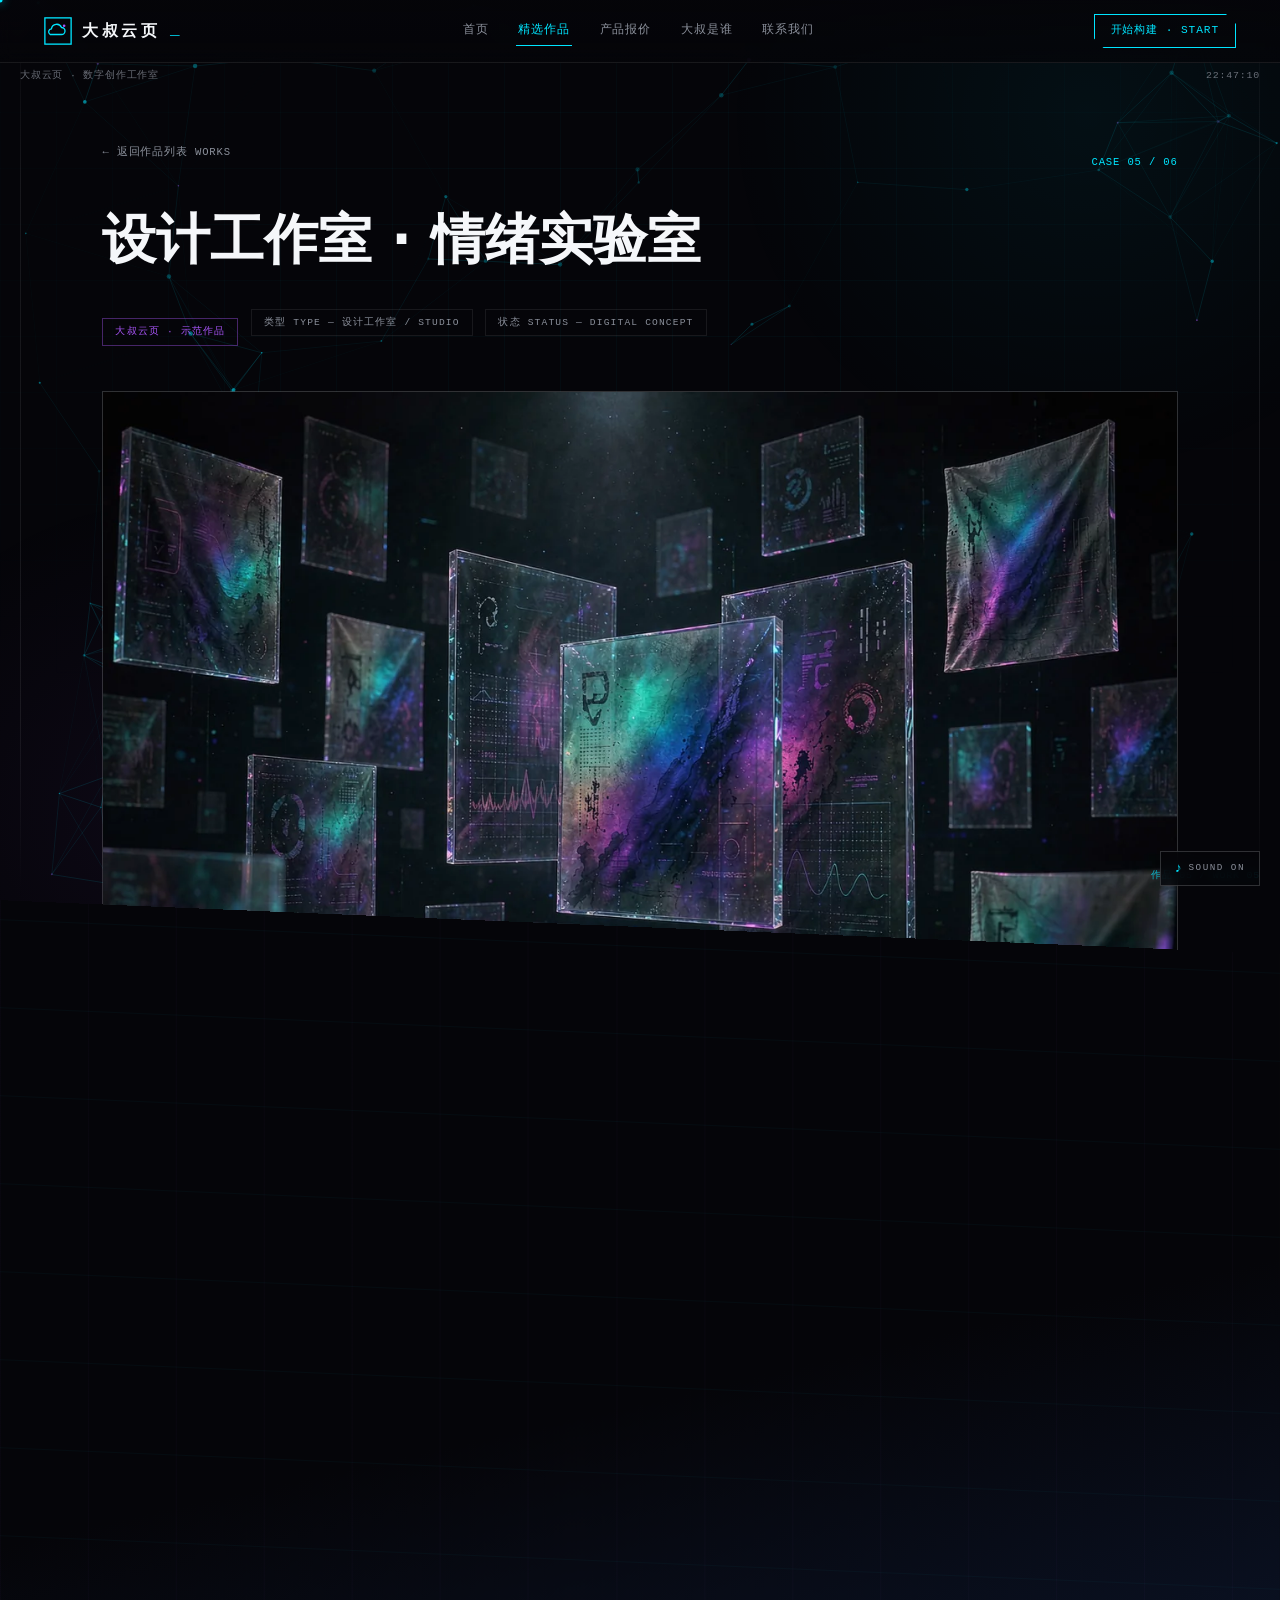
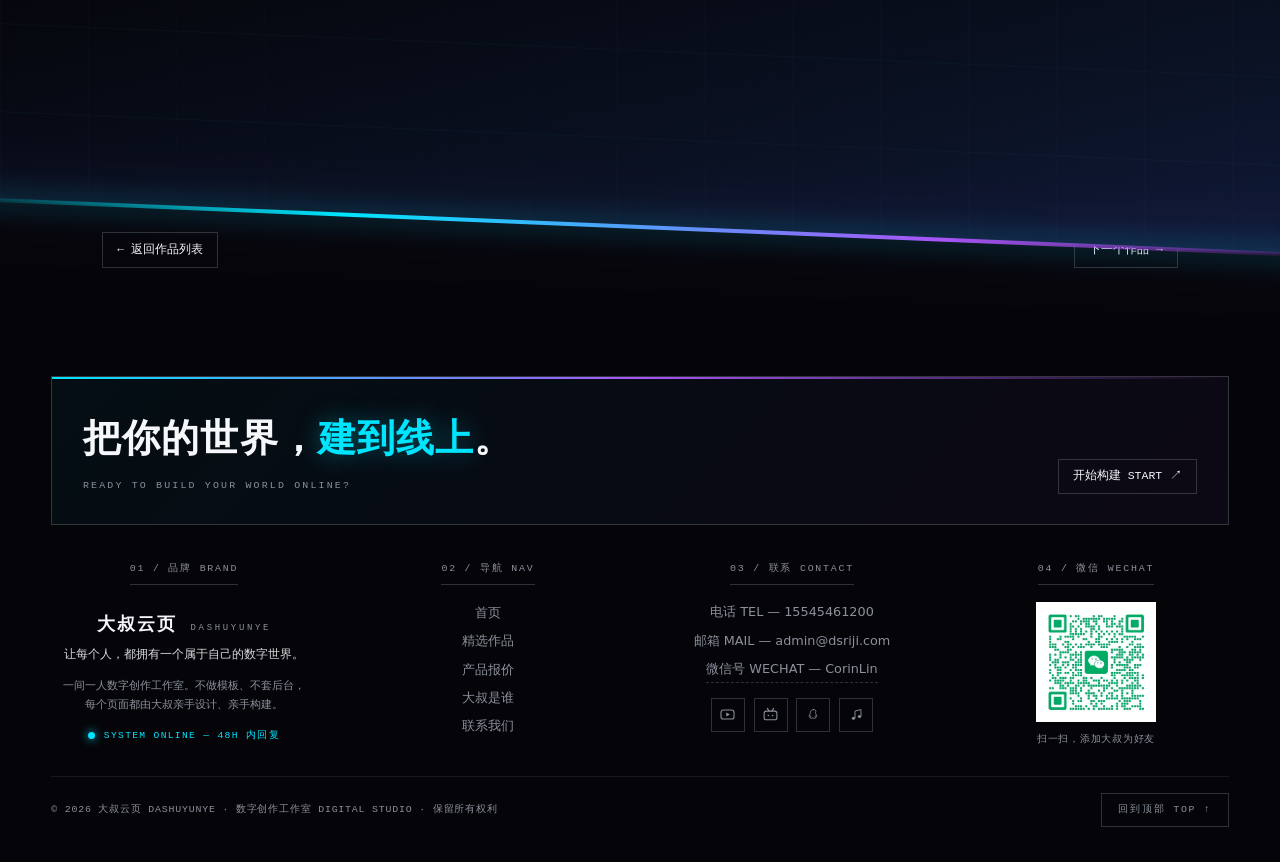
<file: case-05.html>
<!DOCTYPE html>
<html lang="zh-CN">
<head>
<meta charset="UTF-8">
<meta name="viewport" content="width=device-width, initial-scale=1.0">
<title>设计工作室 · 情绪实验室 — 大叔云页</title>
<meta name="description" content="设计工作室的官网本身就是第一件展品：用情绪化的排版与节奏展示作品，大字、留白、光与呼吸感，让客户在了解服务之前先感受到审美。">
<link rel="icon" href="assets/images/ui/logo.svg" type="image/svg+xml">
<link rel="stylesheet" href="css/style.css">
<link rel="stylesheet" href="css/animations.css">
<link rel="stylesheet" href="css/responsive.css">
</head>
<body data-case="case-05">

<canvas class="bg-particles" id="bgParticles" aria-hidden="true"></canvas>
<div class="cursor-dot" id="cursorDot" aria-hidden="true"></div>
<div class="cursor-ring" id="cursorRing" aria-hidden="true"></div>

<div class="hud" aria-hidden="true">
  <span class="hud-corner hud-tl mono">大叔云页 · 数字创作工作室</span>
  <span class="hud-corner hud-tr mono" id="hudClock">00:00:00</span>
  <span class="hud-corner hud-br mono">作品 05 / WORK 05</span>
  <i class="hud-line hud-vl"></i>
  <i class="hud-line hud-vr"></i>
</div>

<nav class="topbar" aria-label="站内导航">
  <a class="brand" href="index.html">
    <img class="brand-logo" src="assets/images/ui/logo.svg" alt="大叔云页 logo" width="28" height="28">
    <span>大叔云页</span><span class="cursor-mark">_</span>
  </a>
  <div class="nav-links">
    <a href="index.html">首页</a>
    <a href="cases.html" class="is-active">精选作品</a>
    <a href="pricing.html">产品报价</a>
    <a href="about.html">大叔是谁</a>
    <a href="contact.html">联系我们</a>
  </div>
  <div class="topbar-right">
    <button class="nav-burger" id="navBurger" type="button" aria-label="打开菜单" aria-expanded="false"><i></i><i></i><i></i></button>
    <a class="mono topbar-cta" href="contact.html">开始构建 · START</a>
  </div>
</nav>

<main class="page-body">
  <section class="sec page-hero case-hero">
    <div class="case-top" data-reveal>
      <a class="crumb mono" href="cases.html">← 返回作品列表 WORKS</a>
      <span class="case-no mono">CASE 05 / 06</span>
    </div>
    <h1 data-case-field="title">设计工作室 · 情绪实验室</h1>
    <div class="case-meta mono" data-reveal>
      <span class="case-badge">大叔云页 · 示范作品</span>
      <span>类型 TYPE — 设计工作室 / STUDIO</span>
      <span>状态 STATUS — DIGITAL CONCEPT</span>
    </div>
    <figure class="article-img case-img" data-reveal>
      <img src="assets/images/projects/detail-05.webp" alt="作品配图：设计工作室 · 情绪实验室" width="1400" height="854">
    </figure>
    <div class="case-layout">
      <div class="case-main">
        <h2>作品概述 <span class="en-sub-inline">/ OVERVIEW</span></h2>
        <p data-case-field="desc" data-reveal>设计工作室的官网本身就是第一件展品。这个站点用情绪化的排版与节奏展示作品：大字、留白、光与呼吸感，让客户在了解服务之前，先感受到审美。作品以「实验」为线索串联成一场展览，叙事感强，服务流程与报价在结尾自然收拢，不突兀。</p>
        <h2>设计要点 <span class="en-sub-inline">/ DESIGN NOTES</span></h2>
        <ul class="points-list" data-case-field="points" data-reveal>
        <li>作品以「实验」为线索串联，叙事感强</li>
        <li>大字排版 + 留白，审美即说服力</li>
        <li>情绪化滚动节奏，边滚边沉浸</li>
        <li>服务流程透明，报价入口自然不突兀</li>
        <li>作品详情页可深链分享，方便对外投递</li>
      
      </ul>
      </div>
      <aside class="case-aside" data-reveal>
        <div class="case-cta">
          <p class="ca-tit mono">WORLD FILE // 想要同款？</p>
          <p class="ca-desc">让官网成为工作室的第一件展品——大叔按你们的气质重做一场「情绪实验」，结构参考这件作品。</p>
          <a class="btn-line" href="contact.html"><span>我想要同款风格</span> <i>&#8599;</i></a>
          <a class="btn-ghost" href="pricing.html">查看产品报价 &rarr;</a>
        </div>
      </aside>
    </div>
    <div class="case-nav" data-reveal>
      <a class="btn-line" href="cases.html">← 返回作品列表</a>
      <a class="btn-line" href="case-06.html">下一个作品 →</a>
    </div>
  </section>

      <footer class="footer">
      <div class="footer-cta">
        <div class="fc-copy">
          <p class="fc-title">把你的世界，<em>建到线上</em>。</p>
          <p class="fc-en mono">READY TO BUILD YOUR WORLD ONLINE?</p>
        </div>
        <a class="btn-line" href="contact.html"><span>开始构建 START</span> <i aria-hidden="true">&#8599;</i></a>
      </div>
      <div class="footer-main">
        <div class="fcol fcol-brand">
          <p class="fcol-tit mono">01 / 品牌 BRAND</p>
          <p class="footer-name">大叔云页<span class="footer-name-en mono">DASHUYUNYE</span></p>
          <p class="footer-slogan">让每个人，都拥有一个属于自己的数字世界。</p>
          <p class="footer-intro">一间一人数字创作工作室。不做模板、不套后台，每个页面都由大叔亲手设计、亲手构建。</p>
          <p class="footer-status mono"><i aria-hidden="true"></i>SYSTEM ONLINE — 48H 内回复</p>
        </div>
        <nav class="fcol footer-nav" aria-label="页脚快速导航">
          <p class="fcol-tit mono">02 / 导航 NAV</p>
          <div class="fn-links">
            <a href="index.html">首页</a>
            <a href="cases.html">精选作品</a>
            <a href="pricing.html">产品报价</a>
            <a href="about.html">大叔是谁</a>
            <a href="contact.html">联系我们</a>
          </div>
        </nav>
        <div class="fcol footer-contact">
          <p class="fcol-tit mono">03 / 联系 CONTACT</p>
          <div class="fc-links">
            <a href="tel:15545461200">电话 TEL — 15545461200</a>
            <a href="mailto:admin@dsriji.com">邮箱 MAIL — admin@dsriji.com</a>
            <button type="button" class="footer-wx" data-wechat>微信号 WECHAT — CorinLin</button>
          </div>
            <div class="fc-social" data-reveal>
              <a class="soc" href="https://www.youtube.com/@dashuriji" target="_blank" rel="noopener" aria-label="YouTube：@dashuriji" title="YouTube：@dashuriji" data-name="YOUTUBE"><svg viewBox="0 0 24 24" aria-hidden="true"><rect x="2.8" y="5.6" width="18.4" height="12.8" rx="3.4"/><path class="fl" d="M10.2 9.2l5.2 2.8-5.2 2.8z"/></svg></a>
              <a class="soc" href="https://space.bilibili.com/504800608" target="_blank" rel="noopener" aria-label="哔哩哔哩：504800608" title="哔哩哔哩 BILIBILI" data-name="BILIBILI"><svg viewBox="0 0 24 24" aria-hidden="true"><rect x="3" y="7.2" width="18" height="12.3" rx="3"/><path d="M7.6 3.4L10 7.2M16.4 3.4L14 7.2"/><circle class="fl" cx="9" cy="13.4" r="1.15"/><circle class="fl" cx="15" cy="13.4" r="1.15"/></svg></a>
              <a class="soc" href="https://wpa.qq.com/msgrd?v=3&amp;uin=79406222&amp;site=qq&amp;menu=yes" target="_blank" rel="noopener" aria-label="QQ：79406222" title="QQ：79406222" data-name="QQ"><svg viewBox="0 0 24 24" aria-hidden="true"><g transform="translate(2.64 2.64) scale(0.78)"><path d="M12 3c-3.4 0-5.6 2.4-5.6 5.8 0 .9-.2 1.6-.7 2.4-.6 1-1.4 2.2-1.7 3.3-.2.7.2 1.1.8.8.4-.2.9-.8 1.2-1.3.3.7.7 1.4 1.2 2-.8.3-1.6.8-1.6 1.5 0 1 1.8 1.5 3.1 1.5.9 0 1.4-.3 1.6-.7h1.4c.2.4.7.7 1.6.7 1.3 0 3.1-.5 3.1-1.5 0-.7-.8-1.2-1.6-1.5.5-.6.9-1.3 1.2-2 .3.5.8 1.1 1.2 1.3.6.3 1-.1.8-.8-.3-1.1-1.1-2.3-1.7-3.3-.5-.8-.7-1.5-.7-2.4C17.6 5.4 15.4 3 12 3z"/><circle class="eye" cx="9.9" cy="8.7" r=".9"/><circle class="eye" cx="14.1" cy="8.7" r=".9"/></g></svg></a>
              <button class="soc" type="button" data-copy-id="80397218164" data-copy-label="抖音号" aria-label="抖音号：80397218164，点击复制并前往抖音" title="抖音号：80397218164（点击复制并前往）" data-open="https://www.douyin.com/search/80397218164" data-app="snssdk1128://search?keyword=80397218164" data-name="DOUYIN"><svg viewBox="0 0 24 24" aria-hidden="true"><g transform="translate(1.8 1.8) scale(0.88)"><path d="M9.2 17.2V6.1l9.6-2.4v10.9"/><circle class="fl" cx="6.7" cy="17.6" r="2.5"/><circle class="fl" cx="16.3" cy="14.9" r="2.5"/></g></svg></button>
            </div>
        </div>
        <div class="fcol footer-qr">
          <p class="fcol-tit mono">04 / 微信 WECHAT</p>
          <img src="assets/images/ui/wechat-qr.webp" alt="大叔云页微信二维码" width="120" height="120" loading="lazy">
          <p class="fq-id mono">扫一扫，添加大叔为好友</p>
        </div>
      </div>
      <div class="footer-bar">
        <p class="footer-copy mono">&copy; 2026 大叔云页 DASHUYUNYE · 数字创作工作室 DIGITAL STUDIO · 保留所有权利</p>
        <button class="to-top mono" id="toTop" type="button">回到顶部 TOP &#8593;</button>
      </div>
    </footer>
</main>
<div class="m-menu" id="mMenu" aria-hidden="true">
  <div class="m-menu-head mono"><span>DASHUYUNYE · 大叔云页</span><button class="m-close" id="mClose" type="button" aria-label="关闭菜单">&times;</button></div>
  <nav class="m-menu-links" aria-label="移动端导航">
    <a href="index.html"><span class="mm-no mono">01</span>首页<span class="mm-en mono">HOME</span></a>
    <a href="cases.html"><span class="mm-no mono">02</span>精选作品<span class="mm-en mono">WORKS</span></a>
    <a href="pricing.html"><span class="mm-no mono">03</span>产品报价<span class="mm-en mono">PRICING</span></a>
    <a href="about.html"><span class="mm-no mono">04</span>大叔是谁<span class="mm-en mono">ABOUT</span></a>
    <a href="contact.html"><span class="mm-no mono">05</span>联系我们<span class="mm-en mono">CONTACT</span></a>
  </nav>
  <div class="m-menu-foot mono">
    <a href="tel:15545461200">CALL — 15545461200</a>
    <a href="mailto:admin@dsriji.com">MAIL — admin@dsriji.com</a>
    <button type="button" data-wechat>WECHAT — CorinLin</button>
  </div>
</div>

<div class="page-wipe" id="pageWipe" aria-hidden="true"></div>

<div class="qr-modal" id="qrModal" aria-hidden="true">
  <div class="qr-modal-mask" id="qrMask"></div>
  <figure class="qr-modal-card">
    <button class="qr-close mono" id="qrClose" type="button" aria-label="关闭">&times;</button>
    <p class="qr-modal-tit mono">SCAN ME — 扫码加微信</p>
    <img src="assets/images/ui/wechat-qr.webp" alt="大叔云页微信二维码" width="300" height="300">
    <p class="qr-modal-id mono">微信号 WECHAT — <b>CorinLin</b>（已自动复制）</p>
  </figure>
</div>
<script src="js/language.js"></script>
<script src="js/main.js"></script>
<script src="js/animation.js"></script>
<script src="js/sound.js"></script>
</body>
</html>
</file>
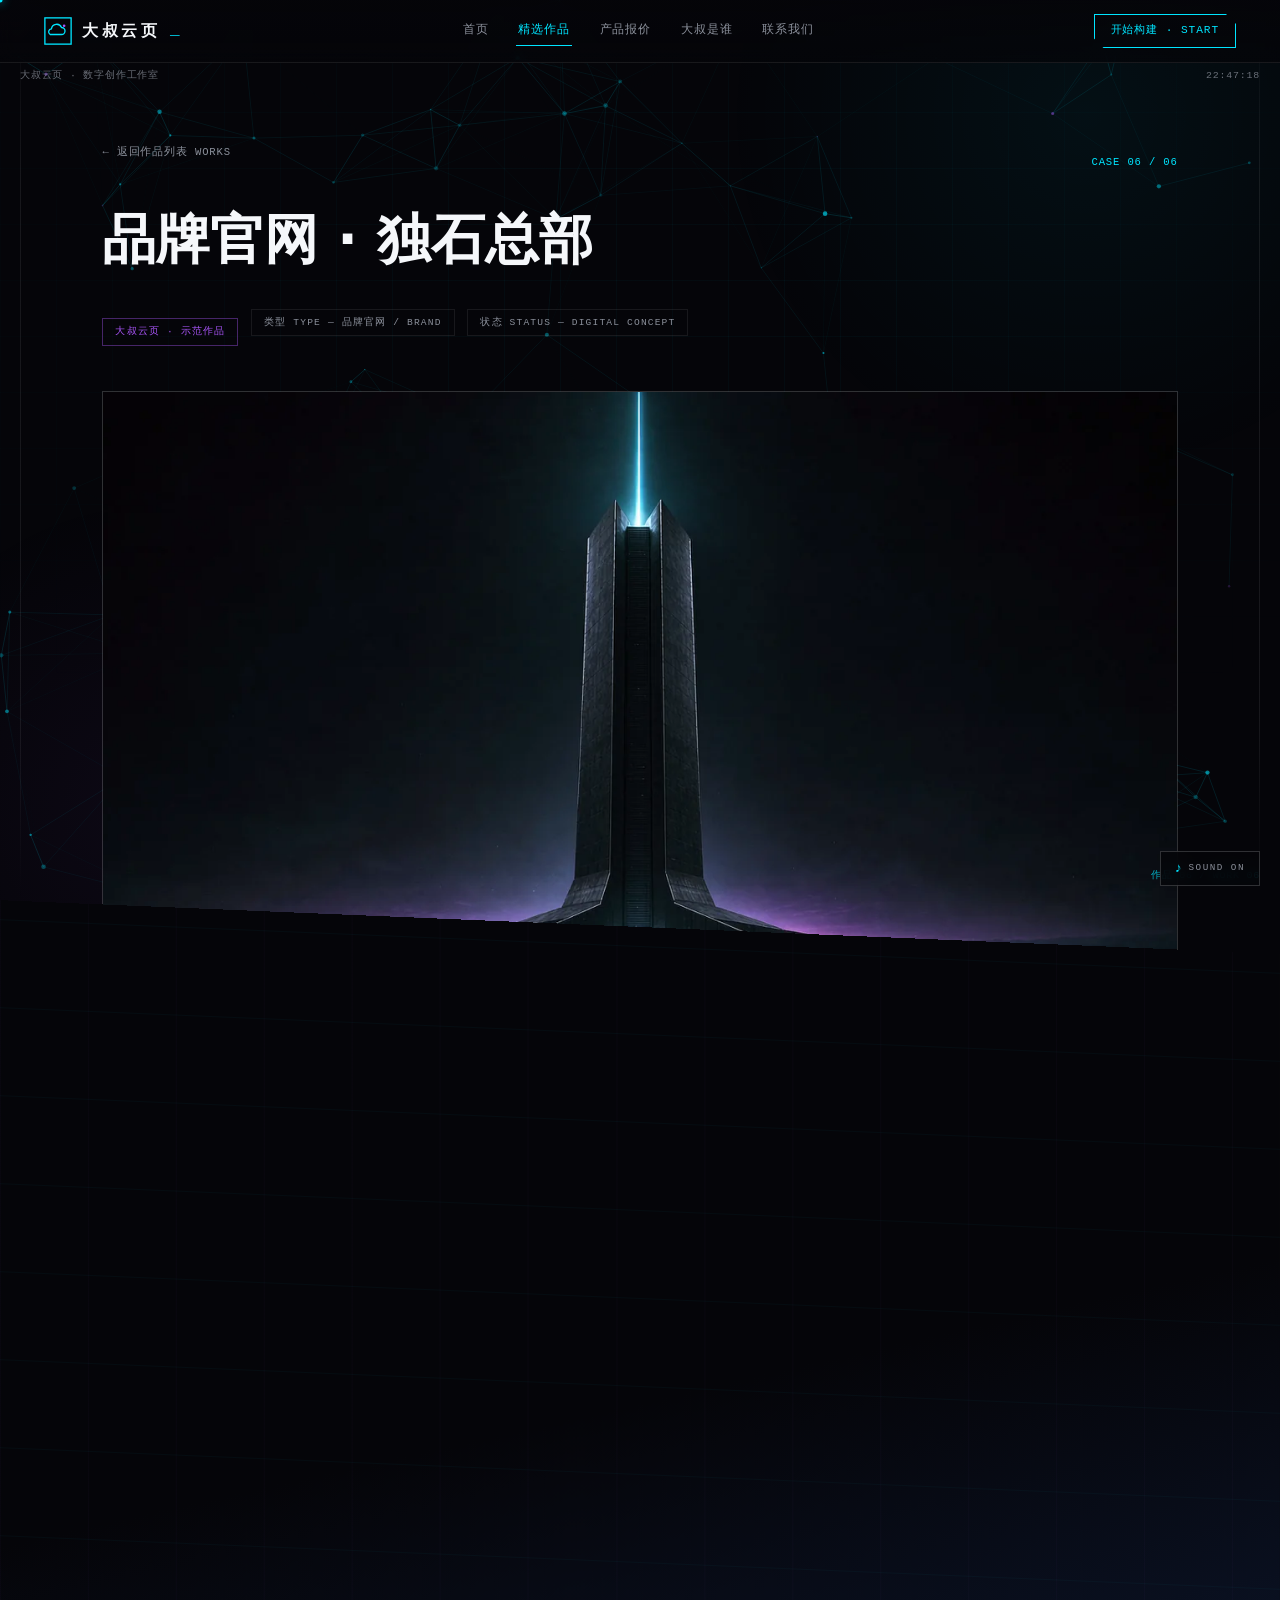
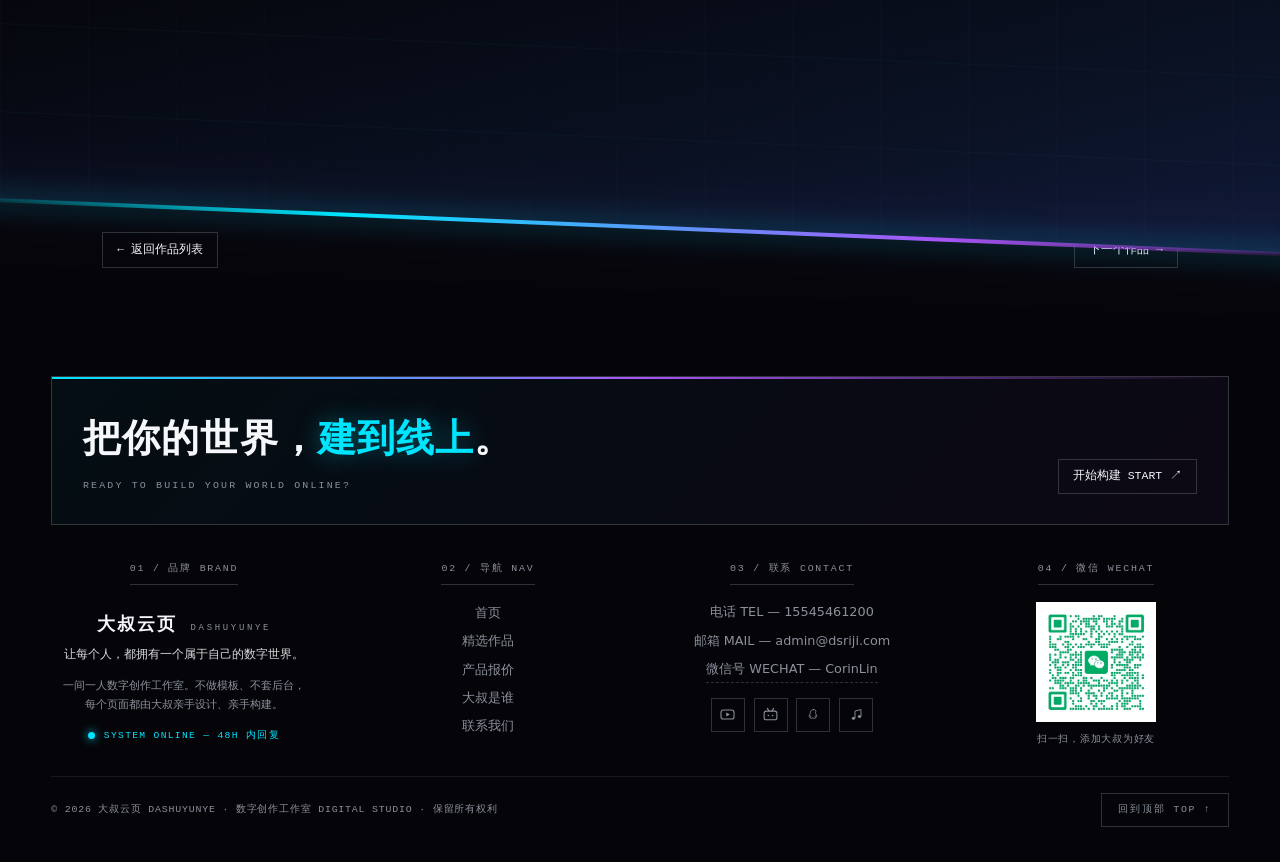
<file: case-06.html>
<!DOCTYPE html>
<html lang="zh-CN">
<head>
<meta charset="UTF-8">
<meta name="viewport" content="width=device-width, initial-scale=1.0">
<title>品牌官网 · 独石总部 — 大叔云页</title>
<meta name="description" content="小型品牌需要的不是十个页面，而是一座「独石」：形象、业务、信任一次立住，建筑式的信息结构稳重可信，让品牌看起来值得托付。">
<link rel="icon" href="assets/images/ui/logo.svg" type="image/svg+xml">
<link rel="stylesheet" href="css/style.css">
<link rel="stylesheet" href="css/animations.css">
<link rel="stylesheet" href="css/responsive.css">
</head>
<body data-case="case-06">

<canvas class="bg-particles" id="bgParticles" aria-hidden="true"></canvas>
<div class="cursor-dot" id="cursorDot" aria-hidden="true"></div>
<div class="cursor-ring" id="cursorRing" aria-hidden="true"></div>

<div class="hud" aria-hidden="true">
  <span class="hud-corner hud-tl mono">大叔云页 · 数字创作工作室</span>
  <span class="hud-corner hud-tr mono" id="hudClock">00:00:00</span>
  <span class="hud-corner hud-br mono">作品 06 / WORK 06</span>
  <i class="hud-line hud-vl"></i>
  <i class="hud-line hud-vr"></i>
</div>

<nav class="topbar" aria-label="站内导航">
  <a class="brand" href="index.html">
    <img class="brand-logo" src="assets/images/ui/logo.svg" alt="大叔云页 logo" width="28" height="28">
    <span>大叔云页</span><span class="cursor-mark">_</span>
  </a>
  <div class="nav-links">
    <a href="index.html">首页</a>
    <a href="cases.html" class="is-active">精选作品</a>
    <a href="pricing.html">产品报价</a>
    <a href="about.html">大叔是谁</a>
    <a href="contact.html">联系我们</a>
  </div>
  <div class="topbar-right">
    <button class="nav-burger" id="navBurger" type="button" aria-label="打开菜单" aria-expanded="false"><i></i><i></i><i></i></button>
    <a class="mono topbar-cta" href="contact.html">开始构建 · START</a>
  </div>
</nav>

<main class="page-body">
  <section class="sec page-hero case-hero">
    <div class="case-top" data-reveal>
      <a class="crumb mono" href="cases.html">← 返回作品列表 WORKS</a>
      <span class="case-no mono">CASE 06 / 06</span>
    </div>
    <h1 data-case-field="title">品牌官网 · 独石总部</h1>
    <div class="case-meta mono" data-reveal>
      <span class="case-badge">大叔云页 · 示范作品</span>
      <span>类型 TYPE — 品牌官网 / BRAND</span>
      <span>状态 STATUS — DIGITAL CONCEPT</span>
    </div>
    <figure class="article-img case-img" data-reveal>
      <img src="assets/images/projects/detail-06.webp" alt="作品配图：品牌官网 · 独石总部" width="1400" height="854">
    </figure>
    <div class="case-layout">
      <div class="case-main">
        <h2>作品概述 <span class="en-sub-inline">/ OVERVIEW</span></h2>
        <p data-case-field="desc" data-reveal>小型品牌需要的不是十个页面，而是一座「独石」：形象、业务、信任一次立住。建筑式的信息结构稳重可信，品牌视觉在一处定义、全站统一，来访的客户在一屏之内就会得出结论——这个品牌值得托付。</p>
        <h2>设计要点 <span class="en-sub-inline">/ DESIGN NOTES</span></h2>
        <ul class="points-list" data-case-field="points" data-reveal>
        <li>建筑式信息结构，稳重可信</li>
        <li>品牌视觉一处定义，全站统一</li>
        <li>业务与服务分区清晰，来访即理解</li>
        <li>联系转化路径短，留资效率高</li>
        <li>首屏加载优化，第一印象零等待</li>
      
      </ul>
      </div>
      <aside class="case-aside" data-reveal>
        <div class="case-cta">
          <p class="ca-tit mono">WORLD FILE // 想要同款？</p>
          <p class="ca-desc">给品牌一座「独石总部」——大叔按你的行业与气质重新立柱架梁，结构参考这件作品，信任一次立住。</p>
          <a class="btn-line" href="contact.html"><span>我想要同款风格</span> <i>&#8599;</i></a>
          <a class="btn-ghost" href="pricing.html">查看产品报价 &rarr;</a>
        </div>
      </aside>
    </div>
    <div class="case-nav" data-reveal>
      <a class="btn-line" href="cases.html">← 返回作品列表</a>
      <a class="btn-line" href="case-01.html">下一个作品 →</a>
    </div>
  </section>

      <footer class="footer">
      <div class="footer-cta">
        <div class="fc-copy">
          <p class="fc-title">把你的世界，<em>建到线上</em>。</p>
          <p class="fc-en mono">READY TO BUILD YOUR WORLD ONLINE?</p>
        </div>
        <a class="btn-line" href="contact.html"><span>开始构建 START</span> <i aria-hidden="true">&#8599;</i></a>
      </div>
      <div class="footer-main">
        <div class="fcol fcol-brand">
          <p class="fcol-tit mono">01 / 品牌 BRAND</p>
          <p class="footer-name">大叔云页<span class="footer-name-en mono">DASHUYUNYE</span></p>
          <p class="footer-slogan">让每个人，都拥有一个属于自己的数字世界。</p>
          <p class="footer-intro">一间一人数字创作工作室。不做模板、不套后台，每个页面都由大叔亲手设计、亲手构建。</p>
          <p class="footer-status mono"><i aria-hidden="true"></i>SYSTEM ONLINE — 48H 内回复</p>
        </div>
        <nav class="fcol footer-nav" aria-label="页脚快速导航">
          <p class="fcol-tit mono">02 / 导航 NAV</p>
          <div class="fn-links">
            <a href="index.html">首页</a>
            <a href="cases.html">精选作品</a>
            <a href="pricing.html">产品报价</a>
            <a href="about.html">大叔是谁</a>
            <a href="contact.html">联系我们</a>
          </div>
        </nav>
        <div class="fcol footer-contact">
          <p class="fcol-tit mono">03 / 联系 CONTACT</p>
          <div class="fc-links">
            <a href="tel:15545461200">电话 TEL — 15545461200</a>
            <a href="mailto:admin@dsriji.com">邮箱 MAIL — admin@dsriji.com</a>
            <button type="button" class="footer-wx" data-wechat>微信号 WECHAT — CorinLin</button>
          </div>
            <div class="fc-social" data-reveal>
              <a class="soc" href="https://www.youtube.com/@dashuriji" target="_blank" rel="noopener" aria-label="YouTube：@dashuriji" title="YouTube：@dashuriji" data-name="YOUTUBE"><svg viewBox="0 0 24 24" aria-hidden="true"><rect x="2.8" y="5.6" width="18.4" height="12.8" rx="3.4"/><path class="fl" d="M10.2 9.2l5.2 2.8-5.2 2.8z"/></svg></a>
              <a class="soc" href="https://space.bilibili.com/504800608" target="_blank" rel="noopener" aria-label="哔哩哔哩：504800608" title="哔哩哔哩 BILIBILI" data-name="BILIBILI"><svg viewBox="0 0 24 24" aria-hidden="true"><rect x="3" y="7.2" width="18" height="12.3" rx="3"/><path d="M7.6 3.4L10 7.2M16.4 3.4L14 7.2"/><circle class="fl" cx="9" cy="13.4" r="1.15"/><circle class="fl" cx="15" cy="13.4" r="1.15"/></svg></a>
              <a class="soc" href="https://wpa.qq.com/msgrd?v=3&amp;uin=79406222&amp;site=qq&amp;menu=yes" target="_blank" rel="noopener" aria-label="QQ：79406222" title="QQ：79406222" data-name="QQ"><svg viewBox="0 0 24 24" aria-hidden="true"><g transform="translate(2.64 2.64) scale(0.78)"><path d="M12 3c-3.4 0-5.6 2.4-5.6 5.8 0 .9-.2 1.6-.7 2.4-.6 1-1.4 2.2-1.7 3.3-.2.7.2 1.1.8.8.4-.2.9-.8 1.2-1.3.3.7.7 1.4 1.2 2-.8.3-1.6.8-1.6 1.5 0 1 1.8 1.5 3.1 1.5.9 0 1.4-.3 1.6-.7h1.4c.2.4.7.7 1.6.7 1.3 0 3.1-.5 3.1-1.5 0-.7-.8-1.2-1.6-1.5.5-.6.9-1.3 1.2-2 .3.5.8 1.1 1.2 1.3.6.3 1-.1.8-.8-.3-1.1-1.1-2.3-1.7-3.3-.5-.8-.7-1.5-.7-2.4C17.6 5.4 15.4 3 12 3z"/><circle class="eye" cx="9.9" cy="8.7" r=".9"/><circle class="eye" cx="14.1" cy="8.7" r=".9"/></g></svg></a>
              <button class="soc" type="button" data-copy-id="80397218164" data-copy-label="抖音号" aria-label="抖音号：80397218164，点击复制并前往抖音" title="抖音号：80397218164（点击复制并前往）" data-open="https://www.douyin.com/search/80397218164" data-app="snssdk1128://search?keyword=80397218164" data-name="DOUYIN"><svg viewBox="0 0 24 24" aria-hidden="true"><g transform="translate(1.8 1.8) scale(0.88)"><path d="M9.2 17.2V6.1l9.6-2.4v10.9"/><circle class="fl" cx="6.7" cy="17.6" r="2.5"/><circle class="fl" cx="16.3" cy="14.9" r="2.5"/></g></svg></button>
            </div>
        </div>
        <div class="fcol footer-qr">
          <p class="fcol-tit mono">04 / 微信 WECHAT</p>
          <img src="assets/images/ui/wechat-qr.webp" alt="大叔云页微信二维码" width="120" height="120" loading="lazy">
          <p class="fq-id mono">扫一扫，添加大叔为好友</p>
        </div>
      </div>
      <div class="footer-bar">
        <p class="footer-copy mono">&copy; 2026 大叔云页 DASHUYUNYE · 数字创作工作室 DIGITAL STUDIO · 保留所有权利</p>
        <button class="to-top mono" id="toTop" type="button">回到顶部 TOP &#8593;</button>
      </div>
    </footer>
</main>
<div class="m-menu" id="mMenu" aria-hidden="true">
  <div class="m-menu-head mono"><span>DASHUYUNYE · 大叔云页</span><button class="m-close" id="mClose" type="button" aria-label="关闭菜单">&times;</button></div>
  <nav class="m-menu-links" aria-label="移动端导航">
    <a href="index.html"><span class="mm-no mono">01</span>首页<span class="mm-en mono">HOME</span></a>
    <a href="cases.html"><span class="mm-no mono">02</span>精选作品<span class="mm-en mono">WORKS</span></a>
    <a href="pricing.html"><span class="mm-no mono">03</span>产品报价<span class="mm-en mono">PRICING</span></a>
    <a href="about.html"><span class="mm-no mono">04</span>大叔是谁<span class="mm-en mono">ABOUT</span></a>
    <a href="contact.html"><span class="mm-no mono">05</span>联系我们<span class="mm-en mono">CONTACT</span></a>
  </nav>
  <div class="m-menu-foot mono">
    <a href="tel:15545461200">CALL — 15545461200</a>
    <a href="mailto:admin@dsriji.com">MAIL — admin@dsriji.com</a>
    <button type="button" data-wechat>WECHAT — CorinLin</button>
  </div>
</div>

<div class="page-wipe" id="pageWipe" aria-hidden="true"></div>

<div class="qr-modal" id="qrModal" aria-hidden="true">
  <div class="qr-modal-mask" id="qrMask"></div>
  <figure class="qr-modal-card">
    <button class="qr-close mono" id="qrClose" type="button" aria-label="关闭">&times;</button>
    <p class="qr-modal-tit mono">SCAN ME — 扫码加微信</p>
    <img src="assets/images/ui/wechat-qr.webp" alt="大叔云页微信二维码" width="300" height="300">
    <p class="qr-modal-id mono">微信号 WECHAT — <b>CorinLin</b>（已自动复制）</p>
  </figure>
</div>
<script src="js/language.js"></script>
<script src="js/main.js"></script>
<script src="js/animation.js"></script>
<script src="js/sound.js"></script>
</body>
</html>
</file>
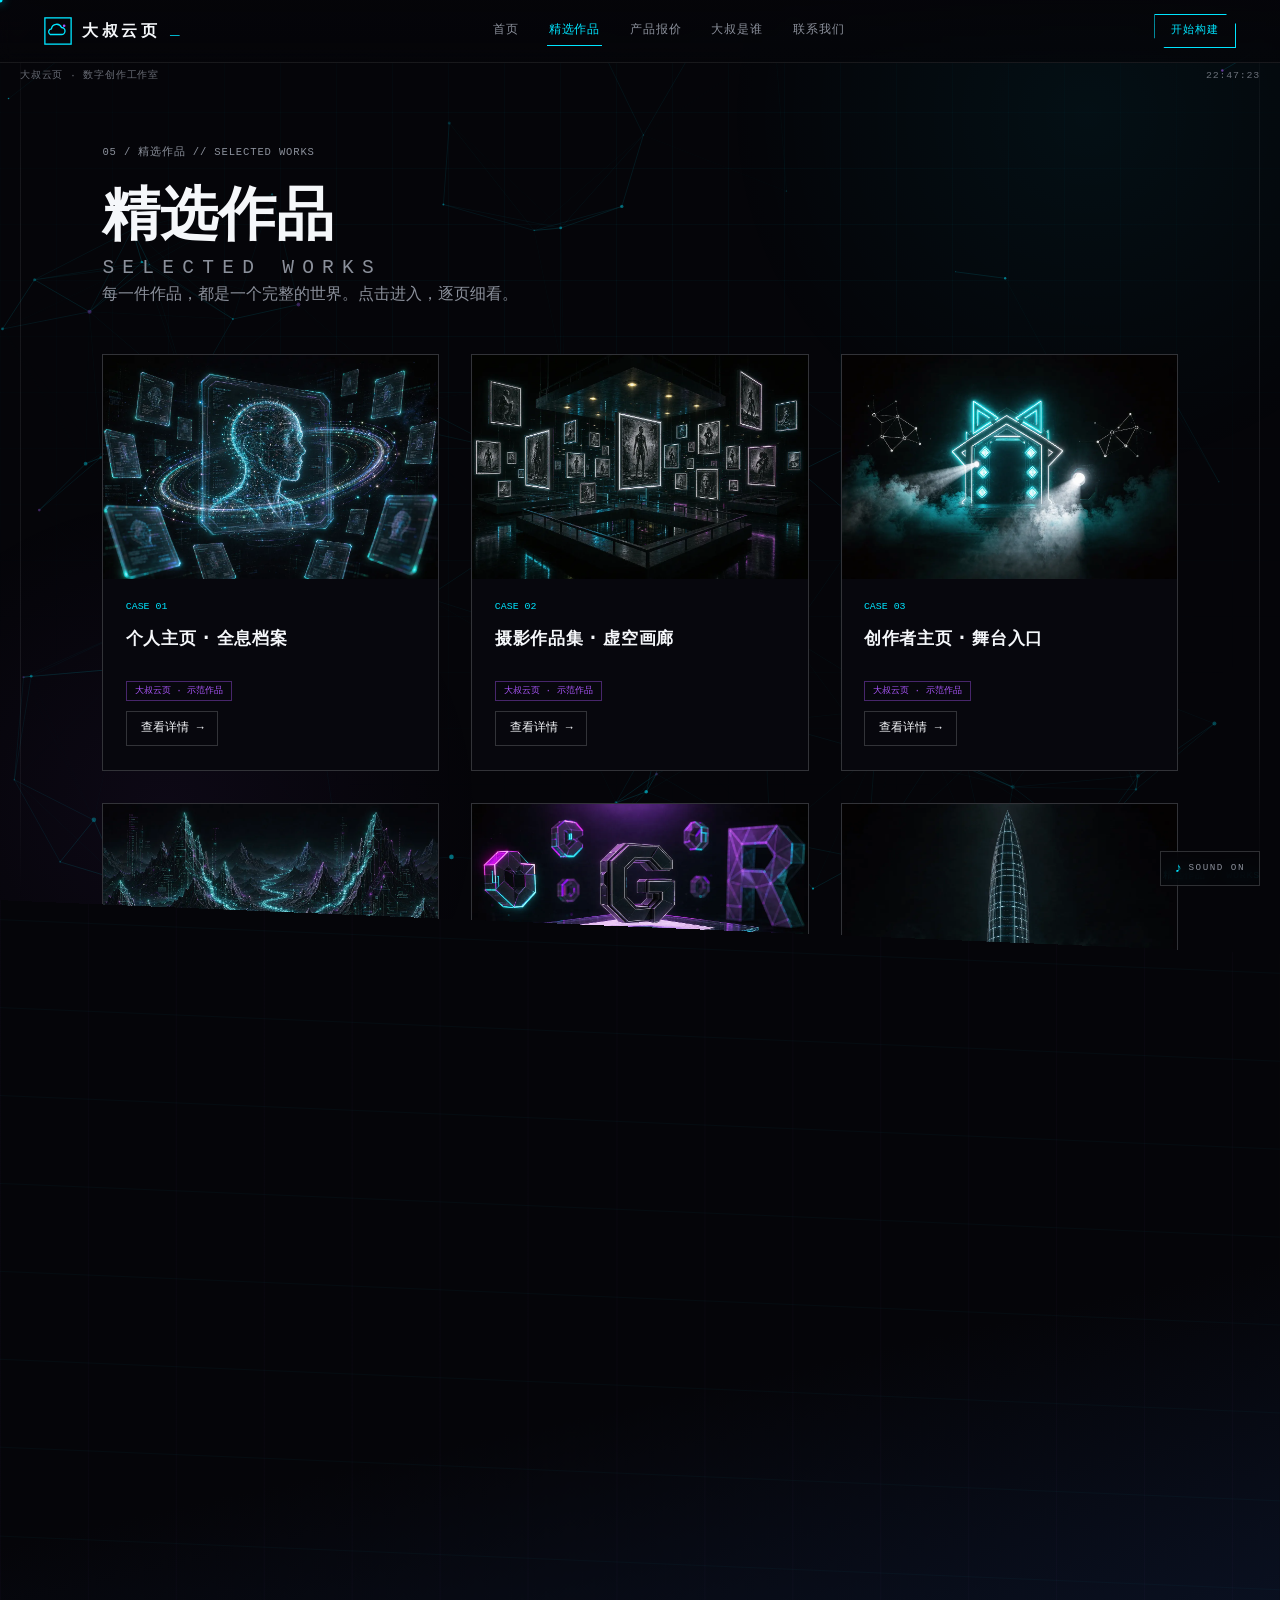
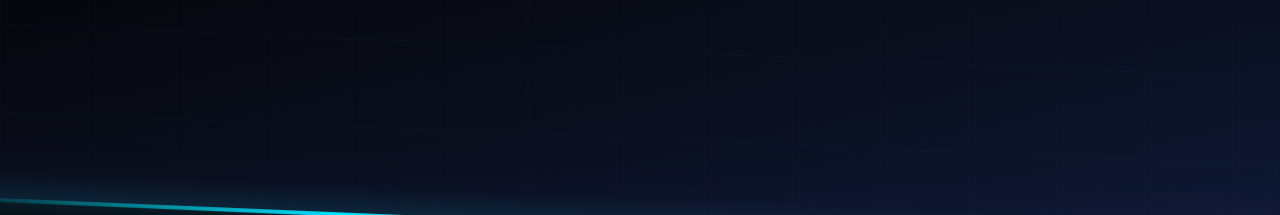
<file: cases.html>
<!DOCTYPE html>
<html lang="zh-CN">
<head>
<meta charset="UTF-8">
<meta name="viewport" content="width=device-width, initial-scale=1.0">
<title>精选作品 — 大叔云页</title>
<meta name="description" content="大叔云页精选作品：个人主页、作品集、创作者主页、开发者个人站、设计工作室、品牌官网。">
<link rel="icon" href="assets/images/ui/logo.svg" type="image/svg+xml">
<link rel="stylesheet" href="css/style.css">
<link rel="stylesheet" href="css/animations.css">
<link rel="stylesheet" href="css/responsive.css">
</head>
<body data-page="cases">

<canvas class="bg-particles" id="bgParticles" aria-hidden="true"></canvas>
<div class="cursor-dot" id="cursorDot" aria-hidden="true"></div>
<div class="cursor-ring" id="cursorRing" aria-hidden="true"></div>

<div class="hud" aria-hidden="true">
  <span class="hud-corner hud-tl mono">大叔云页 · 数字创作工作室</span>
  <span class="hud-corner hud-tr mono" id="hudClock">00:00:00</span>
  <span class="hud-corner hud-br mono">精选作品 / WORKS</span>
  <i class="hud-line hud-vl"></i>
  <i class="hud-line hud-vr"></i>
</div>

<nav class="topbar" aria-label="站内导航">
  <a class="brand" href="index.html">
    <img class="brand-logo" src="assets/images/ui/logo.svg" alt="大叔云页 logo" width="28" height="28">
    <span>大叔云页</span><span class="cursor-mark">_</span>
  </a>
  <div class="nav-links">
    <a href="index.html">首页</a>
    <a href="cases.html" class="is-active">精选作品</a>
    <a href="pricing.html">产品报价</a>
    <a href="about.html">大叔是谁</a>
    <a href="contact.html">联系我们</a>
  </div>
  <div class="topbar-right">
    <button class="nav-burger" id="navBurger" type="button" aria-label="打开菜单" aria-expanded="false"><i></i><i></i><i></i></button>
    <a class="mono topbar-cta" href="contact.html">开始构建</a>
  </div>
</nav>

<main class="page-body">
  <section class="sec page-hero">
    <span class="crumb mono">05 / 精选作品 // SELECTED WORKS</span>
    <h1>精选作品<span class="en-sub">SELECTED WORKS</span></h1>
    <p class="sec-sub">每一件作品，都是一个完整的世界。点击进入，逐页细看。</p>

    <div class="case-grid">
      <article class="case-card" data-reveal>
        <div class="browser-frame"><img src="assets/images/projects/project-01-personal.webp" alt="作品：个人主页" width="700" height="427" loading="lazy"></div>
        <div class="case-body">
          <span class="case-no">CASE 01</span>
          <h3 data-case-title="case-01">个人主页 · 全息档案</h3>
          <span class="case-badge">大叔云页 · 示范作品</span>
          <a class="btn-line" href="case-01.html"><span>查看详情</span> <i>→</i></a>
        </div>
      </article>
      <article class="case-card" data-reveal>
        <div class="browser-frame"><img src="assets/images/projects/project-02-portfolio.webp" alt="作品：摄影作品集" width="700" height="427" loading="lazy"></div>
        <div class="case-body">
          <span class="case-no">CASE 02</span>
          <h3 data-case-title="case-02">摄影作品集 · 虚空画廊</h3>
          <span class="case-badge">大叔云页 · 示范作品</span>
          <a class="btn-line" href="case-02.html"><span>查看详情</span> <i>→</i></a>
        </div>
      </article>
      <article class="case-card" data-reveal>
        <div class="browser-frame"><img src="assets/images/projects/project-03-creator.webp" alt="作品：创作者主页" width="700" height="427" loading="lazy"></div>
        <div class="case-body">
          <span class="case-no">CASE 03</span>
          <h3 data-case-title="case-03">创作者主页 · 舞台入口</h3>
          <span class="case-badge">大叔云页 · 示范作品</span>
          <a class="btn-line" href="case-03.html"><span>查看详情</span> <i>→</i></a>
        </div>
      </article>
      <article class="case-card" data-reveal>
        <div class="browser-frame"><img src="assets/images/projects/project-04-developer.webp" alt="作品：开发者个人站" width="700" height="427" loading="lazy"></div>
        <div class="case-body">
          <span class="case-no">CASE 04</span>
          <h3 data-case-title="case-04">开发者个人站 · 代码风景</h3>
          <span class="case-badge">大叔云页 · 示范作品</span>
          <a class="btn-line" href="case-04.html"><span>查看详情</span> <i>→</i></a>
        </div>
      </article>
      <article class="case-card" data-reveal>
        <div class="browser-frame"><img src="assets/images/projects/project-05-designer.webp" alt="作品：设计工作室" width="700" height="427" loading="lazy"></div>
        <div class="case-body">
          <span class="case-no">CASE 05</span>
          <h3 data-case-title="case-05">设计工作室 · 情绪实验室</h3>
          <span class="case-badge">大叔云页 · 示范作品</span>
          <a class="btn-line" href="case-05.html"><span>查看详情</span> <i>→</i></a>
        </div>
      </article>
      <article class="case-card" data-reveal>
        <div class="browser-frame"><img src="assets/images/projects/project-06-studio.webp" alt="作品：品牌官网" width="700" height="427" loading="lazy"></div>
        <div class="case-body">
          <span class="case-no">CASE 06</span>
          <h3 data-case-title="case-06">品牌官网 · 独石总部</h3>
          <span class="case-badge">大叔云页 · 示范作品</span>
          <a class="btn-line" href="case-06.html"><span>查看详情</span> <i>→</i></a>
        </div>
      </article>
    </div>
  </section>

      <footer class="footer">
      <div class="footer-cta">
        <div class="fc-copy">
          <p class="fc-title">把你的世界，<em>建到线上</em>。</p>
          <p class="fc-en mono">READY TO BUILD YOUR WORLD ONLINE?</p>
        </div>
        <a class="btn-line" href="contact.html"><span>开始构建 START</span> <i aria-hidden="true">&#8599;</i></a>
      </div>
      <div class="footer-main">
        <div class="fcol fcol-brand">
          <p class="fcol-tit mono">01 / 品牌 BRAND</p>
          <p class="footer-name">大叔云页<span class="footer-name-en mono">DASHUYUNYE</span></p>
          <p class="footer-slogan">让每个人，都拥有一个属于自己的数字世界。</p>
          <p class="footer-intro">一间一人数字创作工作室。不做模板、不套后台，每个页面都由大叔亲手设计、亲手构建。</p>
          <p class="footer-status mono"><i aria-hidden="true"></i>SYSTEM ONLINE — 48H 内回复</p>
        </div>
        <nav class="fcol footer-nav" aria-label="页脚快速导航">
          <p class="fcol-tit mono">02 / 导航 NAV</p>
          <div class="fn-links">
            <a href="index.html">首页</a>
            <a href="cases.html">精选作品</a>
            <a href="pricing.html">产品报价</a>
            <a href="about.html">大叔是谁</a>
            <a href="contact.html">联系我们</a>
          </div>
        </nav>
        <div class="fcol footer-contact">
          <p class="fcol-tit mono">03 / 联系 CONTACT</p>
          <div class="fc-links">
            <a href="tel:15545461200">电话 TEL — 15545461200</a>
            <a href="mailto:admin@dsriji.com">邮箱 MAIL — admin@dsriji.com</a>
            <button type="button" class="footer-wx" data-wechat>微信号 WECHAT — CorinLin</button>
          </div>
            <div class="fc-social" data-reveal>
              <a class="soc" href="https://www.youtube.com/@dashuriji" target="_blank" rel="noopener" aria-label="YouTube：@dashuriji" title="YouTube：@dashuriji" data-name="YOUTUBE"><svg viewBox="0 0 24 24" aria-hidden="true"><rect x="2.8" y="5.6" width="18.4" height="12.8" rx="3.4"/><path class="fl" d="M10.2 9.2l5.2 2.8-5.2 2.8z"/></svg></a>
              <a class="soc" href="https://space.bilibili.com/504800608" target="_blank" rel="noopener" aria-label="哔哩哔哩：504800608" title="哔哩哔哩 BILIBILI" data-name="BILIBILI"><svg viewBox="0 0 24 24" aria-hidden="true"><rect x="3" y="7.2" width="18" height="12.3" rx="3"/><path d="M7.6 3.4L10 7.2M16.4 3.4L14 7.2"/><circle class="fl" cx="9" cy="13.4" r="1.15"/><circle class="fl" cx="15" cy="13.4" r="1.15"/></svg></a>
              <a class="soc" href="https://wpa.qq.com/msgrd?v=3&amp;uin=79406222&amp;site=qq&amp;menu=yes" target="_blank" rel="noopener" aria-label="QQ：79406222" title="QQ：79406222" data-name="QQ"><svg viewBox="0 0 24 24" aria-hidden="true"><g transform="translate(2.64 2.64) scale(0.78)"><path d="M12 3c-3.4 0-5.6 2.4-5.6 5.8 0 .9-.2 1.6-.7 2.4-.6 1-1.4 2.2-1.7 3.3-.2.7.2 1.1.8.8.4-.2.9-.8 1.2-1.3.3.7.7 1.4 1.2 2-.8.3-1.6.8-1.6 1.5 0 1 1.8 1.5 3.1 1.5.9 0 1.4-.3 1.6-.7h1.4c.2.4.7.7 1.6.7 1.3 0 3.1-.5 3.1-1.5 0-.7-.8-1.2-1.6-1.5.5-.6.9-1.3 1.2-2 .3.5.8 1.1 1.2 1.3.6.3 1-.1.8-.8-.3-1.1-1.1-2.3-1.7-3.3-.5-.8-.7-1.5-.7-2.4C17.6 5.4 15.4 3 12 3z"/><circle class="eye" cx="9.9" cy="8.7" r=".9"/><circle class="eye" cx="14.1" cy="8.7" r=".9"/></g></svg></a>
              <button class="soc" type="button" data-copy-id="80397218164" data-copy-label="抖音号" aria-label="抖音号：80397218164，点击复制并前往抖音" title="抖音号：80397218164（点击复制并前往）" data-open="https://www.douyin.com/search/80397218164" data-app="snssdk1128://search?keyword=80397218164" data-name="DOUYIN"><svg viewBox="0 0 24 24" aria-hidden="true"><g transform="translate(1.8 1.8) scale(0.88)"><path d="M9.2 17.2V6.1l9.6-2.4v10.9"/><circle class="fl" cx="6.7" cy="17.6" r="2.5"/><circle class="fl" cx="16.3" cy="14.9" r="2.5"/></g></svg></button>
            </div>
        </div>
        <div class="fcol footer-qr">
          <p class="fcol-tit mono">04 / 微信 WECHAT</p>
          <img src="assets/images/ui/wechat-qr.webp" alt="大叔云页微信二维码" width="120" height="120" loading="lazy">
          <p class="fq-id mono">扫一扫，添加大叔为好友</p>
        </div>
      </div>
      <div class="footer-bar">
        <p class="footer-copy mono">&copy; 2026 大叔云页 DASHUYUNYE · 数字创作工作室 DIGITAL STUDIO · 保留所有权利</p>
        <button class="to-top mono" id="toTop" type="button">回到顶部 TOP &#8593;</button>
      </div>
    </footer>
</main>
<div class="m-menu" id="mMenu" aria-hidden="true">
  <div class="m-menu-head mono"><span>DASHUYUNYE · 大叔云页</span><button class="m-close" id="mClose" type="button" aria-label="关闭菜单">&times;</button></div>
  <nav class="m-menu-links" aria-label="移动端导航">
    <a href="index.html"><span class="mm-no mono">01</span>首页<span class="mm-en mono">HOME</span></a>
    <a href="cases.html" class="is-active"><span class="mm-no mono">02</span>精选作品<span class="mm-en mono">WORKS</span></a>
    <a href="pricing.html"><span class="mm-no mono">03</span>产品报价<span class="mm-en mono">PRICING</span></a>
    <a href="about.html"><span class="mm-no mono">04</span>大叔是谁<span class="mm-en mono">ABOUT</span></a>
    <a href="contact.html"><span class="mm-no mono">05</span>联系我们<span class="mm-en mono">CONTACT</span></a>
  </nav>
  <div class="m-menu-foot mono">
    <a href="tel:15545461200">CALL — 15545461200</a>
    <a href="mailto:admin@dsriji.com">MAIL — admin@dsriji.com</a>
    <button type="button" data-wechat>WECHAT — CorinLin</button>
  </div>
</div>

<div class="page-wipe" id="pageWipe" aria-hidden="true"></div>

<div class="qr-modal" id="qrModal" aria-hidden="true">
  <div class="qr-modal-mask" id="qrMask"></div>
  <figure class="qr-modal-card">
    <button class="qr-close mono" id="qrClose" type="button" aria-label="关闭">&times;</button>
    <p class="qr-modal-tit mono">SCAN ME — 扫码加微信</p>
    <img src="assets/images/ui/wechat-qr.webp" alt="大叔云页微信二维码" width="300" height="300">
    <p class="qr-modal-id mono">微信号 WECHAT — <b>CorinLin</b>（已自动复制）</p>
  </figure>
</div>
<script src="js/language.js"></script>
<script src="js/main.js"></script>
<script src="js/animation.js"></script>
<script src="js/sound.js"></script>
</body>
</html>
</file>
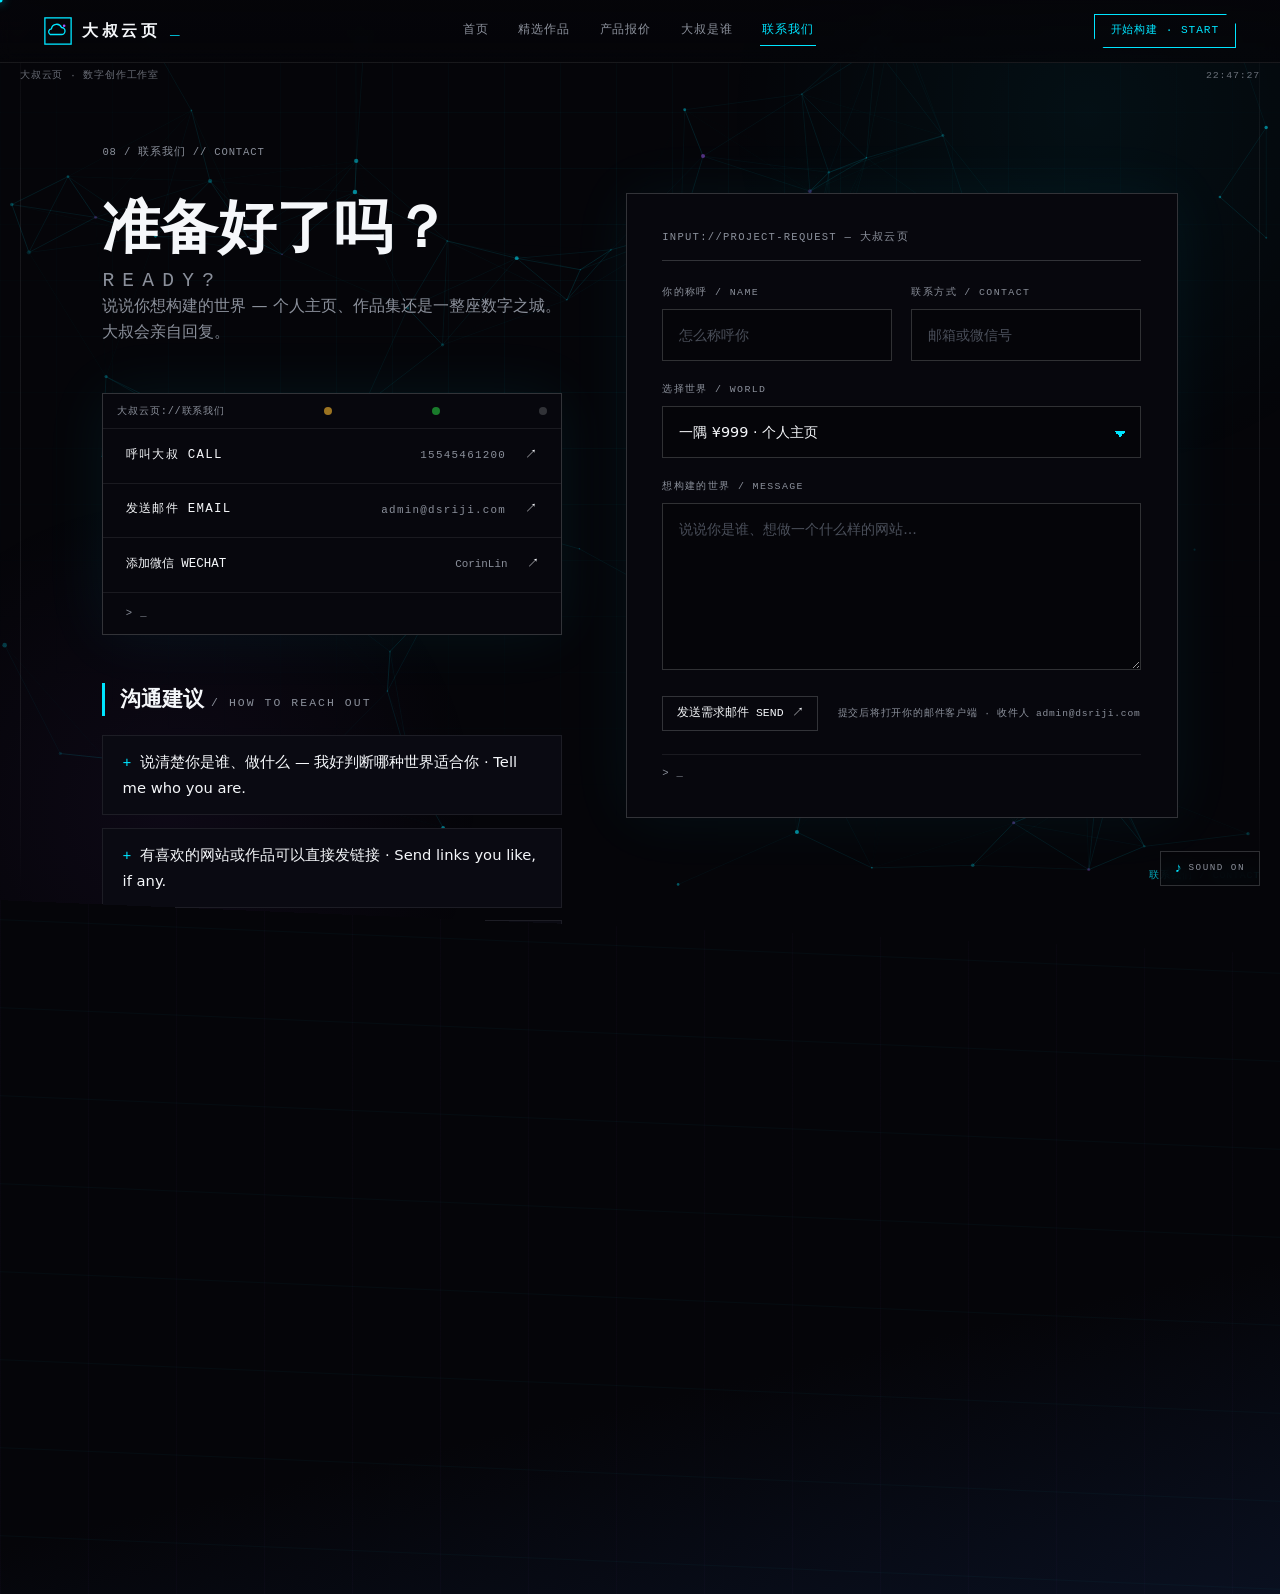
<file: contact.html>
<!DOCTYPE html>
<html lang="zh-CN">
<head>
<meta charset="UTF-8">
<meta name="viewport" content="width=device-width, initial-scale=1.0">
<title>联系我们 — 大叔云页</title>
<meta name="description" content="联系大叔云页：电话 15545461200 · 邮箱 admin@dsriji.com · 微信 CorinLin">
<link rel="icon" href="assets/images/ui/logo.svg" type="image/svg+xml">
<link rel="stylesheet" href="css/style.css">
<link rel="stylesheet" href="css/animations.css">
<link rel="stylesheet" href="css/responsive.css">
</head>
<body data-page="contact">

<canvas class="bg-particles" id="bgParticles" aria-hidden="true"></canvas>
<div class="cursor-dot" id="cursorDot" aria-hidden="true"></div>
<div class="cursor-ring" id="cursorRing" aria-hidden="true"></div>

<div class="hud" aria-hidden="true">
  <span class="hud-corner hud-tl mono">大叔云页 · 数字创作工作室</span>
  <span class="hud-corner hud-tr mono" id="hudClock">00:00:00</span>
  <span class="hud-corner hud-br mono">联系我们 / CONTACT</span>
  <i class="hud-line hud-vl"></i>
  <i class="hud-line hud-vr"></i>
</div>

<nav class="topbar" aria-label="站内导航">
  <a class="brand" href="index.html">
    <img class="brand-logo" src="assets/images/ui/logo.svg" alt="大叔云页 logo" width="28" height="28">
    <span>大叔云页</span><span class="cursor-mark">_</span>
  </a>
  <div class="nav-links">
    <a href="index.html">首页</a>
    <a href="cases.html">精选作品</a>
    <a href="pricing.html">产品报价</a>
    <a href="about.html">大叔是谁</a>
    <a href="contact.html" class="is-active">联系我们</a>
  </div>
  <div class="topbar-right">
    <button class="nav-burger" id="navBurger" type="button" aria-label="打开菜单" aria-expanded="false"><i></i><i></i><i></i></button>
    <a class="mono topbar-cta" href="contact.html">开始构建 · START</a>
  </div>
</nav>

<main class="page-body">
  <section class="sec page-hero">
    <span class="crumb mono">08 / 联系我们 // CONTACT</span>
    <div class="split-grid" style="margin-top: 2rem;">
      <div class="split-copy">
        <h1>准备好了吗？<span class="en-sub">READY?</span></h1>
        <p class="sec-sub" data-reveal>说说你想构建的世界 — 个人主页、作品集还是一整座数字之城。大叔会亲自回复。</p>
        <div class="terminal" data-reveal style="margin-top: 2.5rem;">
          <div class="terminal-bar mono"><span>大叔云页://联系我们</span><i class="bdot"></i><i class="bdot"></i><i class="bdot"></i></div>
          <div class="terminal-body mono">
            <a class="term-btn" href="tel:15545461200">
              <span>呼叫大叔 CALL</span><span class="term-val">15545461200</span><i>↗</i>
            </a>
            <a class="term-btn" href="mailto:admin@dsriji.com">
              <span>发送邮件 EMAIL</span><span class="term-val">admin@dsriji.com</span><i>↗</i>
            </a>
            <button class="term-btn" id="wechatBtn" type="button" data-wechat>
              <span>添加微信 WECHAT</span><span class="term-val">CorinLin</span><i>↗</i>
            </button>
          </div>
          <div class="terminal-out mono" id="termOut">&gt; _</div>
        </div>
        <div class="article-body" style="margin-top: 3rem;">
          <h2>沟通建议 <span class="en-sub-inline">/ HOW TO REACH OUT</span></h2>
          <ul class="points-list" data-reveal>
            <li>说清楚你是谁、做什么 — 我好判断哪种世界适合你 · Tell me who you are.</li>
            <li>有喜欢的网站或作品可以直接发链接 · Send links you like, if any.</li>
            <li>预算范围可以直接谈，明码实价 · Budget talk is welcome — pricing is transparent.</li>
          </ul>
        </div>
      </div>
      <form class="mail-form" id="mailForm" novalidate data-reveal>
        <div class="mf-row">
          <label class="mf-field"><span class="mf-label mono">你的称呼 / NAME</span><input name="name" type="text" required placeholder="怎么称呼你"></label>
          <label class="mf-field"><span class="mf-label mono">联系方式 / CONTACT</span><input name="contact" type="text" required placeholder="邮箱或微信号"></label>
        </div>
        <label class="mf-field"><span class="mf-label mono">选择世界 / WORLD</span>
          <select name="world">
            <option>一隅 ¥999 · 个人主页</option>
            <option>一境 ¥1999 · 作品集 / 个人品牌</option>
            <option>一城 ¥2999 · 小型业务官网</option>
            <option>无界 · 私人定制</option>
            <option>还不确定，先聊聊</option>
          </select>
        </label>
        <label class="mf-field"><span class="mf-label mono">想构建的世界 / MESSAGE</span><textarea name="msg" rows="6" required placeholder="说说你是谁、想做一个什么样的网站..."></textarea></label>
        <div class="mf-actions">
          <button class="btn-line" type="submit">发送需求邮件 SEND <i>↗</i></button>
          <p class="mf-note mono">提交后将打开你的邮件客户端 · 收件人 admin@dsriji.com</p>
        </div>
        <div class="terminal-out mono" id="formOut">&gt; _</div>
      </form>
    </div>
  </section>

      <footer class="footer">
      <div class="footer-cta">
        <div class="fc-copy">
          <p class="fc-title">把你的世界，<em>建到线上</em>。</p>
          <p class="fc-en mono">READY TO BUILD YOUR WORLD ONLINE?</p>
        </div>
        <a class="btn-line" href="contact.html"><span>开始构建 START</span> <i aria-hidden="true">&#8599;</i></a>
      </div>
      <div class="footer-main">
        <div class="fcol fcol-brand">
          <p class="fcol-tit mono">01 / 品牌 BRAND</p>
          <p class="footer-name">大叔云页<span class="footer-name-en mono">DASHUYUNYE</span></p>
          <p class="footer-slogan">让每个人，都拥有一个属于自己的数字世界。</p>
          <p class="footer-intro">一间一人数字创作工作室。不做模板、不套后台，每个页面都由大叔亲手设计、亲手构建。</p>
          <p class="footer-status mono"><i aria-hidden="true"></i>SYSTEM ONLINE — 48H 内回复</p>
        </div>
        <nav class="fcol footer-nav" aria-label="页脚快速导航">
          <p class="fcol-tit mono">02 / 导航 NAV</p>
          <div class="fn-links">
            <a href="index.html">首页</a>
            <a href="cases.html">精选作品</a>
            <a href="pricing.html">产品报价</a>
            <a href="about.html">大叔是谁</a>
            <a href="contact.html">联系我们</a>
          </div>
        </nav>
        <div class="fcol footer-contact">
          <p class="fcol-tit mono">03 / 联系 CONTACT</p>
          <div class="fc-links">
            <a href="tel:15545461200">电话 TEL — 15545461200</a>
            <a href="mailto:admin@dsriji.com">邮箱 MAIL — admin@dsriji.com</a>
            <button type="button" class="footer-wx" data-wechat>微信号 WECHAT — CorinLin</button>
          </div>
            <div class="fc-social" data-reveal>
              <a class="soc" href="https://www.youtube.com/@dashuriji" target="_blank" rel="noopener" aria-label="YouTube：@dashuriji" title="YouTube：@dashuriji" data-name="YOUTUBE"><svg viewBox="0 0 24 24" aria-hidden="true"><rect x="2.8" y="5.6" width="18.4" height="12.8" rx="3.4"/><path class="fl" d="M10.2 9.2l5.2 2.8-5.2 2.8z"/></svg></a>
              <a class="soc" href="https://space.bilibili.com/504800608" target="_blank" rel="noopener" aria-label="哔哩哔哩：504800608" title="哔哩哔哩 BILIBILI" data-name="BILIBILI"><svg viewBox="0 0 24 24" aria-hidden="true"><rect x="3" y="7.2" width="18" height="12.3" rx="3"/><path d="M7.6 3.4L10 7.2M16.4 3.4L14 7.2"/><circle class="fl" cx="9" cy="13.4" r="1.15"/><circle class="fl" cx="15" cy="13.4" r="1.15"/></svg></a>
              <a class="soc" href="https://wpa.qq.com/msgrd?v=3&amp;uin=79406222&amp;site=qq&amp;menu=yes" target="_blank" rel="noopener" aria-label="QQ：79406222" title="QQ：79406222" data-name="QQ"><svg viewBox="0 0 24 24" aria-hidden="true"><g transform="translate(2.64 2.64) scale(0.78)"><path d="M12 3c-3.4 0-5.6 2.4-5.6 5.8 0 .9-.2 1.6-.7 2.4-.6 1-1.4 2.2-1.7 3.3-.2.7.2 1.1.8.8.4-.2.9-.8 1.2-1.3.3.7.7 1.4 1.2 2-.8.3-1.6.8-1.6 1.5 0 1 1.8 1.5 3.1 1.5.9 0 1.4-.3 1.6-.7h1.4c.2.4.7.7 1.6.7 1.3 0 3.1-.5 3.1-1.5 0-.7-.8-1.2-1.6-1.5.5-.6.9-1.3 1.2-2 .3.5.8 1.1 1.2 1.3.6.3 1-.1.8-.8-.3-1.1-1.1-2.3-1.7-3.3-.5-.8-.7-1.5-.7-2.4C17.6 5.4 15.4 3 12 3z"/><circle class="eye" cx="9.9" cy="8.7" r=".9"/><circle class="eye" cx="14.1" cy="8.7" r=".9"/></g></svg></a>
              <button class="soc" type="button" data-copy-id="80397218164" data-copy-label="抖音号" aria-label="抖音号：80397218164，点击复制并前往抖音" title="抖音号：80397218164（点击复制并前往）" data-open="https://www.douyin.com/search/80397218164" data-app="snssdk1128://search?keyword=80397218164" data-name="DOUYIN"><svg viewBox="0 0 24 24" aria-hidden="true"><g transform="translate(1.8 1.8) scale(0.88)"><path d="M9.2 17.2V6.1l9.6-2.4v10.9"/><circle class="fl" cx="6.7" cy="17.6" r="2.5"/><circle class="fl" cx="16.3" cy="14.9" r="2.5"/></g></svg></button>
            </div>
        </div>
        <div class="fcol footer-qr">
          <p class="fcol-tit mono">04 / 微信 WECHAT</p>
          <img src="assets/images/ui/wechat-qr.webp" alt="大叔云页微信二维码" width="120" height="120" loading="lazy">
          <p class="fq-id mono">扫一扫，添加大叔为好友</p>
        </div>
      </div>
      <div class="footer-bar">
        <p class="footer-copy mono">&copy; 2026 大叔云页 DASHUYUNYE · 数字创作工作室 DIGITAL STUDIO · 保留所有权利</p>
        <button class="to-top mono" id="toTop" type="button">回到顶部 TOP &#8593;</button>
      </div>
    </footer>
</main>
<div class="m-menu" id="mMenu" aria-hidden="true">
  <div class="m-menu-head mono"><span>DASHUYUNYE · 大叔云页</span><button class="m-close" id="mClose" type="button" aria-label="关闭菜单">&times;</button></div>
  <nav class="m-menu-links" aria-label="移动端导航">
    <a href="index.html"><span class="mm-no mono">01</span>首页<span class="mm-en mono">HOME</span></a>
    <a href="cases.html"><span class="mm-no mono">02</span>精选作品<span class="mm-en mono">WORKS</span></a>
    <a href="pricing.html"><span class="mm-no mono">03</span>产品报价<span class="mm-en mono">PRICING</span></a>
    <a href="about.html"><span class="mm-no mono">04</span>大叔是谁<span class="mm-en mono">ABOUT</span></a>
    <a href="contact.html" class="is-active"><span class="mm-no mono">05</span>联系我们<span class="mm-en mono">CONTACT</span></a>
  </nav>
  <div class="m-menu-foot mono">
    <a href="tel:15545461200">CALL — 15545461200</a>
    <a href="mailto:admin@dsriji.com">MAIL — admin@dsriji.com</a>
    <button type="button" data-wechat>WECHAT — CorinLin</button>
  </div>
</div>

<div class="page-wipe" id="pageWipe" aria-hidden="true"></div>

<div class="qr-modal" id="qrModal" aria-hidden="true">
  <div class="qr-modal-mask" id="qrMask"></div>
  <figure class="qr-modal-card">
    <button class="qr-close mono" id="qrClose" type="button" aria-label="关闭">&times;</button>
    <p class="qr-modal-tit mono">SCAN ME — 扫码加微信</p>
    <img src="assets/images/ui/wechat-qr.webp" alt="大叔云页微信二维码" width="300" height="300">
    <p class="qr-modal-id mono">微信号 WECHAT — <b>CorinLin</b>（已自动复制）</p>
  </figure>
</div>
<script src="js/language.js"></script>
<script src="js/main.js"></script>
<script src="js/animation.js"></script>
<script src="js/sound.js"></script>
</body>
</html>
</file>
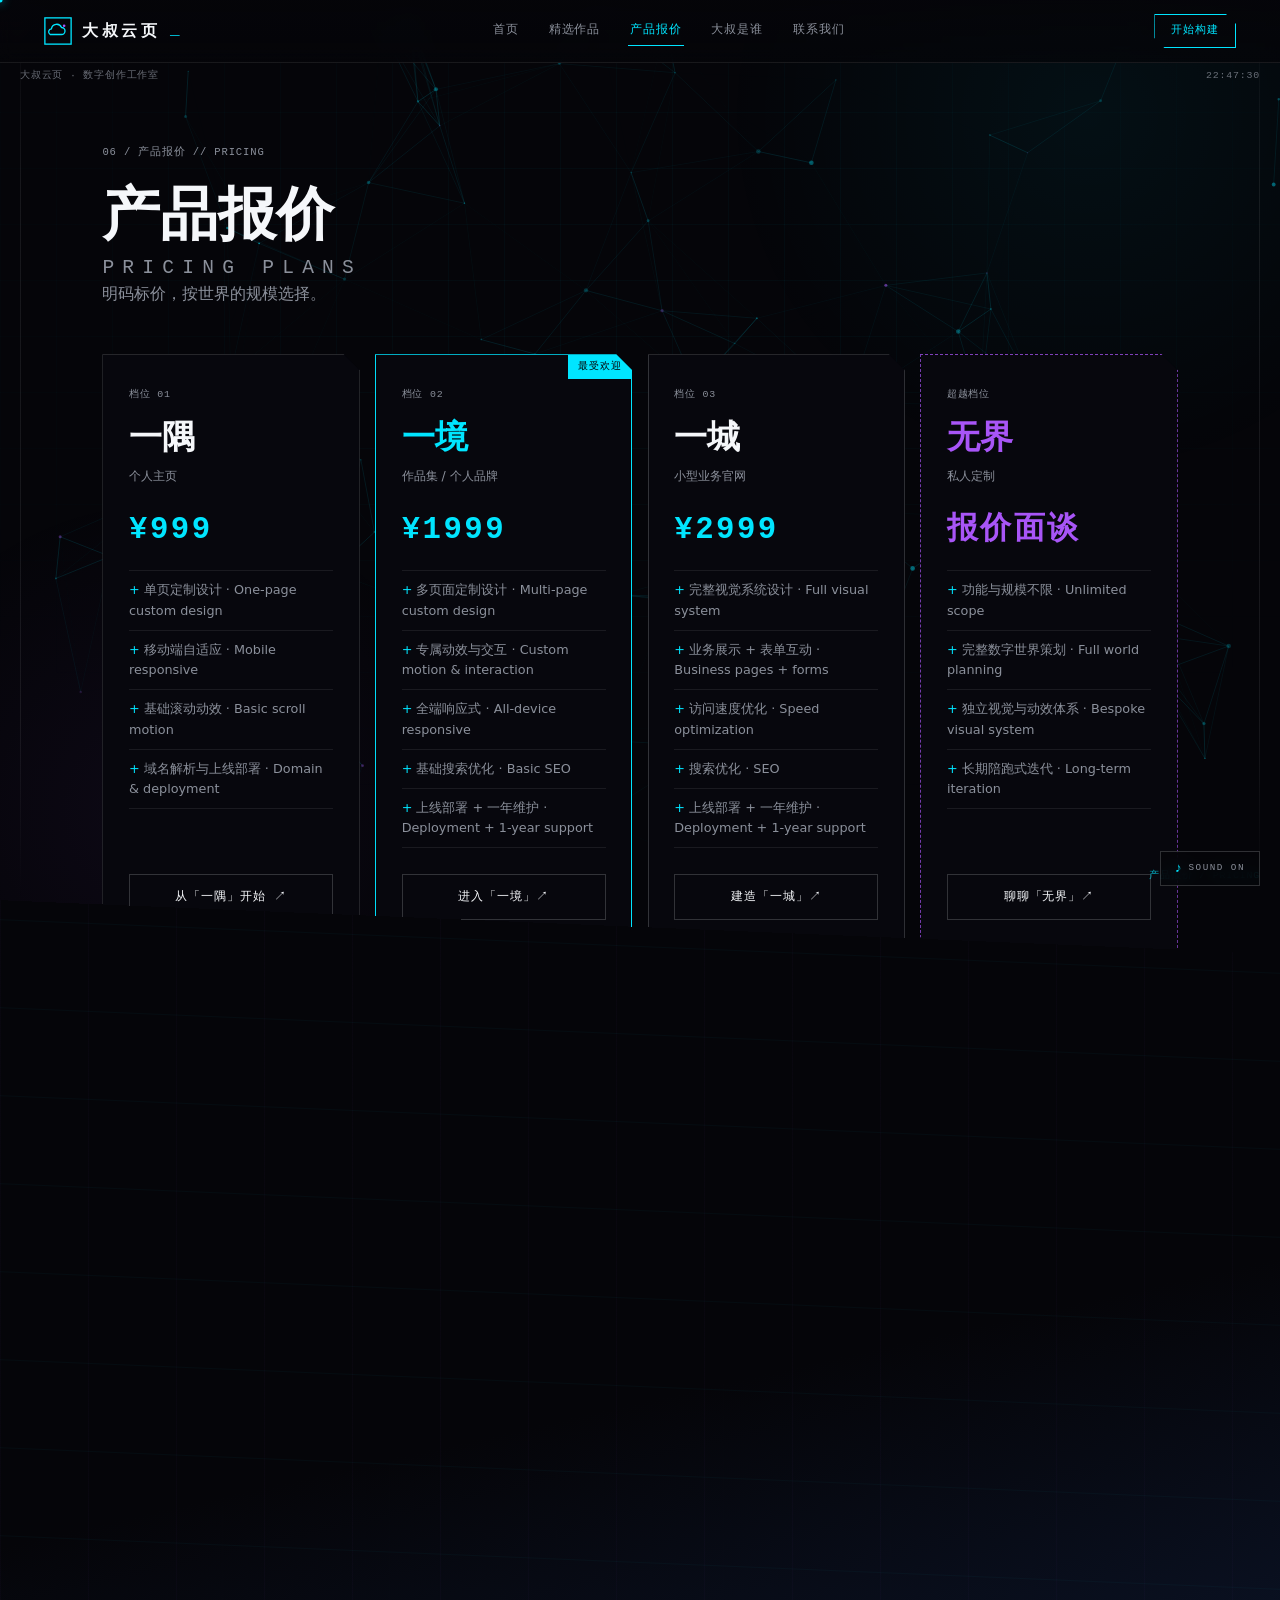
<file: pricing.html>
<!DOCTYPE html>
<html lang="zh-CN">
<head>
<meta charset="UTF-8">
<meta name="viewport" content="width=device-width, initial-scale=1.0">
<title>产品报价 — 大叔云页</title>
<meta name="description" content="大叔云页产品报价：一隅 ¥999 / 一境 ¥1999 / 一城 ¥2999 / 无界·私人定制。">
<link rel="icon" href="assets/images/ui/logo.svg" type="image/svg+xml">
<link rel="stylesheet" href="css/style.css">
<link rel="stylesheet" href="css/animations.css">
<link rel="stylesheet" href="css/responsive.css">
</head>
<body data-page="pricing">

<canvas class="bg-particles" id="bgParticles" aria-hidden="true"></canvas>
<div class="cursor-dot" id="cursorDot" aria-hidden="true"></div>
<div class="cursor-ring" id="cursorRing" aria-hidden="true"></div>

<div class="hud" aria-hidden="true">
  <span class="hud-corner hud-tl mono">大叔云页 · 数字创作工作室</span>
  <span class="hud-corner hud-tr mono" id="hudClock">00:00:00</span>
  <span class="hud-corner hud-br mono">产品报价 / PRICING</span>
  <i class="hud-line hud-vl"></i>
  <i class="hud-line hud-vr"></i>
</div>

<nav class="topbar" aria-label="站内导航">
  <a class="brand" href="index.html">
    <img class="brand-logo" src="assets/images/ui/logo.svg" alt="大叔云页 logo" width="28" height="28">
    <span>大叔云页</span><span class="cursor-mark">_</span>
  </a>
  <div class="nav-links">
    <a href="index.html">首页</a>
    <a href="cases.html">精选作品</a>
    <a href="pricing.html" class="is-active">产品报价</a>
    <a href="about.html">大叔是谁</a>
    <a href="contact.html">联系我们</a>
  </div>
  <div class="topbar-right">
    <button class="nav-burger" id="navBurger" type="button" aria-label="打开菜单" aria-expanded="false"><i></i><i></i><i></i></button>
    <a class="mono topbar-cta" href="contact.html">开始构建</a>
  </div>
</nav>

<main class="page-body">
  <section class="sec page-hero">
    <span class="crumb mono">06 / 产品报价 // PRICING</span>
    <h1>产品报价<span class="en-sub">PRICING PLANS</span></h1>
    <p class="sec-sub">明码标价，按世界的规模选择。</p>

    <div class="tier-grid">
      <article class="tier" data-reveal>
        <span class="tier-no mono">档位 01</span>
        <h3 class="tier-name">一隅</h3>
        <span class="tier-sub">个人主页</span>
        <p class="tier-price mono">¥999</p>
        <ul class="tier-list">
          <li>单页定制设计 · One-page custom design</li>
          <li>移动端自适应 · Mobile responsive</li>
          <li>基础滚动动效 · Basic scroll motion</li>
          <li>域名解析与上线部署 · Domain &amp; deployment</li>
        </ul>
        <a class="tier-btn mono" href="contact.html">从「一隅」开始 ↗</a>
      </article>
      <article class="tier tier-hot" data-reveal>
        <span class="tier-no mono">档位 02</span>
        <span class="tier-flag mono">最受欢迎</span>
        <h3 class="tier-name">一境</h3>
        <span class="tier-sub">作品集 / 个人品牌</span>
        <p class="tier-price mono">¥1999</p>
        <ul class="tier-list">
          <li>多页面定制设计 · Multi-page custom design</li>
          <li>专属动效与交互 · Custom motion &amp; interaction</li>
          <li>全端响应式 · All-device responsive</li>
          <li>基础搜索优化 · Basic SEO</li>
          <li>上线部署 + 一年维护 · Deployment + 1-year support</li>
        </ul>
        <a class="tier-btn mono" href="contact.html">进入「一境」↗</a>
      </article>
      <article class="tier" data-reveal>
        <span class="tier-no mono">档位 03</span>
        <h3 class="tier-name">一城</h3>
        <span class="tier-sub">小型业务官网</span>
        <p class="tier-price mono">¥2999</p>
        <ul class="tier-list">
          <li>完整视觉系统设计 · Full visual system</li>
          <li>业务展示 + 表单互动 · Business pages + forms</li>
          <li>访问速度优化 · Speed optimization</li>
          <li>搜索优化 · SEO</li>
          <li>上线部署 + 一年维护 · Deployment + 1-year support</li>
        </ul>
        <a class="tier-btn mono" href="contact.html">建造「一城」↗</a>
      </article>
      <article class="tier tier-custom" data-reveal>
        <span class="tier-no mono">超越档位</span>
        <h3 class="tier-name">无界</h3>
        <span class="tier-sub">私人定制</span>
        <p class="tier-price mono">报价面谈</p>
        <ul class="tier-list">
          <li>功能与规模不限 · Unlimited scope</li>
          <li>完整数字世界策划 · Full world planning</li>
          <li>独立视觉与动效体系 · Bespoke visual system</li>
          <li>长期陪跑式迭代 · Long-term iteration</li>
        </ul>
        <a class="tier-btn mono" href="contact.html">聊聊「无界」↗</a>
      </article>
    </div>
    <p class="price-note-foot mono" data-reveal>* 以上为标准配置价格，具体以需求沟通为准 · 直接问大叔，比报价单更快</p>
  </section>

      <footer class="footer">
      <div class="footer-cta">
        <div class="fc-copy">
          <p class="fc-title">把你的世界，<em>建到线上</em>。</p>
          <p class="fc-en mono">READY TO BUILD YOUR WORLD ONLINE?</p>
        </div>
        <a class="btn-line" href="contact.html"><span>开始构建 START</span> <i aria-hidden="true">&#8599;</i></a>
      </div>
      <div class="footer-main">
        <div class="fcol fcol-brand">
          <p class="fcol-tit mono">01 / 品牌 BRAND</p>
          <p class="footer-name">大叔云页<span class="footer-name-en mono">DASHUYUNYE</span></p>
          <p class="footer-slogan">让每个人，都拥有一个属于自己的数字世界。</p>
          <p class="footer-intro">一间一人数字创作工作室。不做模板、不套后台，每个页面都由大叔亲手设计、亲手构建。</p>
          <p class="footer-status mono"><i aria-hidden="true"></i>SYSTEM ONLINE — 48H 内回复</p>
        </div>
        <nav class="fcol footer-nav" aria-label="页脚快速导航">
          <p class="fcol-tit mono">02 / 导航 NAV</p>
          <div class="fn-links">
            <a href="index.html">首页</a>
            <a href="cases.html">精选作品</a>
            <a href="pricing.html">产品报价</a>
            <a href="about.html">大叔是谁</a>
            <a href="contact.html">联系我们</a>
          </div>
        </nav>
        <div class="fcol footer-contact">
          <p class="fcol-tit mono">03 / 联系 CONTACT</p>
          <div class="fc-links">
            <a href="tel:15545461200">电话 TEL — 15545461200</a>
            <a href="mailto:admin@dsriji.com">邮箱 MAIL — admin@dsriji.com</a>
            <button type="button" class="footer-wx" data-wechat>微信号 WECHAT — CorinLin</button>
          </div>
            <div class="fc-social" data-reveal>
              <a class="soc" href="https://www.youtube.com/@dashuriji" target="_blank" rel="noopener" aria-label="YouTube：@dashuriji" title="YouTube：@dashuriji" data-name="YOUTUBE"><svg viewBox="0 0 24 24" aria-hidden="true"><rect x="2.8" y="5.6" width="18.4" height="12.8" rx="3.4"/><path class="fl" d="M10.2 9.2l5.2 2.8-5.2 2.8z"/></svg></a>
              <a class="soc" href="https://space.bilibili.com/504800608" target="_blank" rel="noopener" aria-label="哔哩哔哩：504800608" title="哔哩哔哩 BILIBILI" data-name="BILIBILI"><svg viewBox="0 0 24 24" aria-hidden="true"><rect x="3" y="7.2" width="18" height="12.3" rx="3"/><path d="M7.6 3.4L10 7.2M16.4 3.4L14 7.2"/><circle class="fl" cx="9" cy="13.4" r="1.15"/><circle class="fl" cx="15" cy="13.4" r="1.15"/></svg></a>
              <a class="soc" href="https://wpa.qq.com/msgrd?v=3&amp;uin=79406222&amp;site=qq&amp;menu=yes" target="_blank" rel="noopener" aria-label="QQ：79406222" title="QQ：79406222" data-name="QQ"><svg viewBox="0 0 24 24" aria-hidden="true"><g transform="translate(2.64 2.64) scale(0.78)"><path d="M12 3c-3.4 0-5.6 2.4-5.6 5.8 0 .9-.2 1.6-.7 2.4-.6 1-1.4 2.2-1.7 3.3-.2.7.2 1.1.8.8.4-.2.9-.8 1.2-1.3.3.7.7 1.4 1.2 2-.8.3-1.6.8-1.6 1.5 0 1 1.8 1.5 3.1 1.5.9 0 1.4-.3 1.6-.7h1.4c.2.4.7.7 1.6.7 1.3 0 3.1-.5 3.1-1.5 0-.7-.8-1.2-1.6-1.5.5-.6.9-1.3 1.2-2 .3.5.8 1.1 1.2 1.3.6.3 1-.1.8-.8-.3-1.1-1.1-2.3-1.7-3.3-.5-.8-.7-1.5-.7-2.4C17.6 5.4 15.4 3 12 3z"/><circle class="eye" cx="9.9" cy="8.7" r=".9"/><circle class="eye" cx="14.1" cy="8.7" r=".9"/></g></svg></a>
              <button class="soc" type="button" data-copy-id="80397218164" data-copy-label="抖音号" aria-label="抖音号：80397218164，点击复制并前往抖音" title="抖音号：80397218164（点击复制并前往）" data-open="https://www.douyin.com/search/80397218164" data-app="snssdk1128://search?keyword=80397218164" data-name="DOUYIN"><svg viewBox="0 0 24 24" aria-hidden="true"><g transform="translate(1.8 1.8) scale(0.88)"><path d="M9.2 17.2V6.1l9.6-2.4v10.9"/><circle class="fl" cx="6.7" cy="17.6" r="2.5"/><circle class="fl" cx="16.3" cy="14.9" r="2.5"/></g></svg></button>
            </div>
        </div>
        <div class="fcol footer-qr">
          <p class="fcol-tit mono">04 / 微信 WECHAT</p>
          <img src="assets/images/ui/wechat-qr.webp" alt="大叔云页微信二维码" width="120" height="120" loading="lazy">
          <p class="fq-id mono">扫一扫，添加大叔为好友</p>
        </div>
      </div>
      <div class="footer-bar">
        <p class="footer-copy mono">&copy; 2026 大叔云页 DASHUYUNYE · 数字创作工作室 DIGITAL STUDIO · 保留所有权利</p>
        <button class="to-top mono" id="toTop" type="button">回到顶部 TOP &#8593;</button>
      </div>
    </footer>
</main>
<div class="m-menu" id="mMenu" aria-hidden="true">
  <div class="m-menu-head mono"><span>DASHUYUNYE · 大叔云页</span><button class="m-close" id="mClose" type="button" aria-label="关闭菜单">&times;</button></div>
  <nav class="m-menu-links" aria-label="移动端导航">
    <a href="index.html"><span class="mm-no mono">01</span>首页<span class="mm-en mono">HOME</span></a>
    <a href="cases.html"><span class="mm-no mono">02</span>精选作品<span class="mm-en mono">WORKS</span></a>
    <a href="pricing.html" class="is-active"><span class="mm-no mono">03</span>产品报价<span class="mm-en mono">PRICING</span></a>
    <a href="about.html"><span class="mm-no mono">04</span>大叔是谁<span class="mm-en mono">ABOUT</span></a>
    <a href="contact.html"><span class="mm-no mono">05</span>联系我们<span class="mm-en mono">CONTACT</span></a>
  </nav>
  <div class="m-menu-foot mono">
    <a href="tel:15545461200">CALL — 15545461200</a>
    <a href="mailto:admin@dsriji.com">MAIL — admin@dsriji.com</a>
    <button type="button" data-wechat>WECHAT — CorinLin</button>
  </div>
</div>

<div class="page-wipe" id="pageWipe" aria-hidden="true"></div>

<div class="qr-modal" id="qrModal" aria-hidden="true">
  <div class="qr-modal-mask" id="qrMask"></div>
  <figure class="qr-modal-card">
    <button class="qr-close mono" id="qrClose" type="button" aria-label="关闭">&times;</button>
    <p class="qr-modal-tit mono">SCAN ME — 扫码加微信</p>
    <img src="assets/images/ui/wechat-qr.webp" alt="大叔云页微信二维码" width="300" height="300">
    <p class="qr-modal-id mono">微信号 WECHAT — <b>CorinLin</b>（已自动复制）</p>
  </figure>
</div>
<script src="js/language.js"></script>
<script src="js/main.js"></script>
<script src="js/animation.js"></script>
<script src="js/sound.js"></script>
</body>
</html>
</file>
<file: css/style.css>
/* ============================================================
   DSRIJI — DIGITAL WORLD
   core style system · dark luxury / neo-tokyo / editorial
   ============================================================ */

:root {
  --bg: #050509;
  --bg-soft: #0a0a12;
  --fg: #F5F7FA;
  --dim: #8B909B;
  --cyan: #00E5FF;
  --purple: #A855F7;
  --line: rgba(245, 247, 250, 0.08);
  --line-strong: rgba(245, 247, 250, 0.18);
  --mono: "JetBrains Mono", "Cascadia Code", Consolas, "Courier New", monospace;
  --sans: "Inter", "PingFang SC", "Microsoft YaHei", "Segoe UI", system-ui, sans-serif;
  --accent: var(--cyan); /* switched by identity selector */
  --ease: cubic-bezier(0.22, 1, 0.36, 1);
}

* { margin: 0; padding: 0; box-sizing: border-box; }

html { scroll-behavior: smooth; }

body {
  background: var(--bg);
  color: var(--fg);
  font-family: var(--sans);
  font-size: 16px;
  line-height: 1.6;
  overflow-x: hidden;
  -webkit-font-smoothing: antialiased;
}

::selection { background: var(--accent); color: #050509; }

img { display: block; max-width: 100%; height: auto; }
a { color: inherit; text-decoration: none; }
ul { list-style: none; }
button { font: inherit; color: inherit; background: none; border: 0; cursor: pointer; }

.mono { font-family: var(--mono); letter-spacing: 0.08em; }

/* ---------- boot loader v5：世界构建 + 双门开合退场 ---------- */
.boot { position: fixed; inset: 0; z-index: 999; }
.is-booting { overflow: hidden; }
.boot.is-done { pointer-events: none; }
.boot.is-gone { display: none; }
.boot-door {
  position: absolute; left: 0; right: 0; height: 50.5%;
  background: var(--bg);
  transition: transform 0.95s cubic-bezier(0.76, 0, 0.24, 1) 0.28s;
}
.bdt { top: 0; }
.bdb { bottom: 0; }
.boot.is-done .bdt { transform: translateY(-101%); }
.boot.is-done .bdb { transform: translateY(101%); }
.boot-beam {
  position: absolute; left: 0; right: 0; height: 90px; top: -90px; z-index: 2;
  background: linear-gradient(180deg, transparent, rgba(0, 229, 255, 0.05) 55%, rgba(0, 229, 255, 0.14) 98%, transparent);
  animation: beamSweep 3.2s linear infinite;
}
.boot-seam {
  position: absolute; left: 0; right: 0; top: 50%; height: 1px; z-index: 4;
  background: linear-gradient(90deg, transparent, var(--accent), transparent);
  box-shadow: 0 0 18px rgba(0, 229, 255, 0.8);
  opacity: 0; transition: opacity 0.4s;
}
.boot.is-done .boot-seam { opacity: 1; transition: opacity 0.15s; }
.boot-ui {
  position: absolute; inset: 0; z-index: 3;
  display: flex; flex-direction: column; align-items: center; justify-content: center;
  gap: 1.5rem; text-align: center;
  transition: opacity 0.45s ease, filter 0.45s ease, transform 0.45s ease;
}
.boot.is-done .boot-ui { opacity: 0; filter: blur(14px); transform: scale(1.12); }
.boot-word {
  font-size: clamp(1.9rem, 6.5vw, 4.2rem); font-weight: 800;
  letter-spacing: 0.32em; text-indent: 0.32em;
  display: flex;
}
.boot-word span {
  opacity: 0; filter: blur(10px); transform: translateY(14px);
  transition: opacity 0.45s var(--ease), filter 0.45s var(--ease), transform 0.45s var(--ease);
}
.boot-word span.on {
  opacity: 1; filter: blur(0); transform: none;
  text-shadow: 0 0 30px rgba(0, 229, 255, 0.4);
}
.boot-word span:nth-child(5n) { color: var(--accent); }
.boot-sub { font-size: 0.62rem; color: var(--dim); letter-spacing: 0.3em; }
.boot-blocks {
  display: flex; gap: 4px; width: min(460px, 72vw); height: 6px;
  border: 1px solid var(--line-strong); padding: 3px;
}
.boot-blocks i {
  flex: 1; background: rgba(245, 247, 250, 0.06);
  transition: background 0.25s, box-shadow 0.25s;
}
.boot-blocks i.on { background: var(--accent); box-shadow: 0 0 8px rgba(0, 229, 255, 0.8); }
.boot-blocks i.on.hot { background: var(--purple); box-shadow: 0 0 8px rgba(168, 85, 247, 0.8); }
.boot-readout { display: flex; align-items: baseline; gap: 1.2rem; }
.boot-pct {
  font-size: clamp(2.6rem, 8vw, 5rem); font-weight: 800; line-height: 1;
  color: var(--fg); font-variant-numeric: tabular-nums;
  text-shadow: 0 0 50px rgba(0, 229, 255, 0.35);
}
.boot-pct i { font-style: normal; font-size: 0.34em; color: var(--accent); margin-left: 0.08em; }
.boot-pct.tick { animation: pctTick 0.32s var(--ease); }
.boot-stage { font-size: 0.62rem; color: var(--accent); letter-spacing: 0.22em; }
.boot-meta {
  position: absolute; left: 24px; right: 24px; bottom: 18px; z-index: 3;
  display: flex; justify-content: space-between;
  font-size: 0.58rem; color: var(--dim); letter-spacing: 0.18em;
  transition: opacity 0.3s;
}
.boot.is-done .boot-meta { opacity: 0; }

/* ---------- 进入动画挂钩（boot 结束后由 JS 添加 is-entered） ---------- */
.is-booting .enter-stage, .is-booting .frag { opacity: 0; }
.is-entered .enter-stage > * { animation: riseIn 1s var(--ease) both; }
.is-entered .enter-stage > *:nth-child(2) { animation-delay: 0.12s; }
.is-entered .enter-stage > *:nth-child(3) { animation-delay: 0.24s; }
.is-entered .enter-stage > *:nth-child(4) { animation-delay: 0.36s; }
.is-entered .enter-stage > *:nth-child(5) { animation-delay: 0.48s; }
.is-entered .enter-stage > *:nth-child(6) { animation-delay: 0.6s; }
.is-entered .frag { opacity: 1; transition: opacity 1.2s var(--ease) 0.5s; }

/* ---------- 整体科技背景：细栅格 + 双光晕 ---------- */
.bg-grid {
  position: fixed; inset: 0; z-index: 0; pointer-events: none;
  background-image:
    linear-gradient(rgba(0, 229, 255, 0.032) 1px, transparent 1px),
    linear-gradient(90deg, rgba(0, 229, 255, 0.032) 1px, transparent 1px);
  background-size: 56px 56px;
  mask-image: radial-gradient(ellipse 85% 75% at 50% 32%, #000 20%, transparent 82%);
  -webkit-mask-image: radial-gradient(ellipse 85% 75% at 50% 32%, #000 20%, transparent 82%);
}

/* ---------- 背景缓慢光晕 ---------- */
.bg-glow {
  position: fixed; z-index: 0; width: 62vw; height: 62vw; border-radius: 50%;
  top: -22vw; right: -16vw; pointer-events: none;
  background: radial-gradient(circle, rgba(0, 229, 255, 0.05), transparent 65%);
  animation: glowDrift 30s ease-in-out infinite alternate;
}
.bg-glow2 {
  position: fixed; z-index: 0; width: 54vw; height: 54vw; border-radius: 50%;
  bottom: -20vw; left: -14vw; pointer-events: none;
  background: radial-gradient(circle, rgba(168, 85, 247, 0.055), transparent 65%);
  animation: glowDrift2 38s ease-in-out infinite alternate;
}

/* ---------- custom cursor ---------- */
.cursor-dot, .cursor-ring {
  position: fixed; top: 0; left: 0; z-index: 998;
  pointer-events: none; border-radius: 50%;
  transform: translate(-50%, -50%);
}
.cursor-dot { width: 5px; height: 5px; background: var(--accent); box-shadow: 0 0 10px rgba(0, 229, 255, 0.9); }
.cursor-ring {
  width: 38px; height: 38px; border: 0; border-radius: 0;
}
.cursor-ring::before, .cursor-ring::after {
  content: ''; position: absolute; width: 11px; height: 11px;
  border: 1px solid var(--dim);
  animation: reticlePulse 2.6s ease-in-out infinite;
}
.cursor-ring::before { top: 0; left: 0; border-right: 0; border-bottom: 0; }
.cursor-ring::after { bottom: 0; right: 0; border-left: 0; border-top: 0; animation-delay: 1.3s; }
.cursor-ring.is-hover::before, .cursor-ring.is-hover::after {
  border-color: var(--accent); width: 16px; height: 16px; animation-duration: 0.9s;
}
.cursor-aura {
  position: fixed; top: 0; left: 0; z-index: 1;
  width: 380px; height: 380px; border-radius: 50%;
  pointer-events: none;
  background: radial-gradient(circle, rgba(0, 229, 255, 0.09), rgba(168, 85, 247, 0.04) 45%, transparent 70%);
  mix-blend-mode: screen;
}
@media (hover: none) { .cursor-dot, .cursor-ring, .cursor-aura, #fxCanvas { display: none; } }

/* ---------- 背景粒子画布（舒缓漂浮，无闪烁） ---------- */
.bg-particles {
  position: fixed; inset: 0; z-index: 0;
  pointer-events: none;
}

main { position: relative; z-index: 1; }

/* ---------- HUD ---------- */
.hud { position: fixed; inset: 0; z-index: 90; pointer-events: none; }
.hud-corner { position: absolute; font-size: 0.62rem; color: var(--dim); opacity: 0.75; }
.hud-tl { top: 68px; left: 20px; }
.hud-tr { top: 68px; right: 20px; }
.hud-br { bottom: 16px; right: 20px; color: var(--accent); }
.hud-line { position: absolute; top: 0; bottom: 0; width: 1px; background: linear-gradient(180deg, transparent, var(--line) 20%, var(--line) 80%, transparent); }
.hud-vl { left: 20px; }
.hud-vr { right: 20px; }

/* ---------- 顶部导航（多页面） ---------- */
.topbar {
  position: fixed; top: 0; left: 0; right: 0; z-index: 100;
  display: flex; align-items: center; justify-content: space-between;
  padding: 14px 44px;
  background: linear-gradient(180deg, rgba(5, 5, 9, 0.92), rgba(5, 5, 9, 0.75));
  backdrop-filter: blur(8px);
  border-bottom: 1px solid var(--line);
}
.brand { display: inline-flex; align-items: center; gap: 10px; font-size: 1rem; font-weight: 700; letter-spacing: 0.22em; }
.brand-logo { width: 28px; height: 28px; }
.brand .cursor-mark { color: var(--accent); font-family: var(--mono); }

.nav-links { display: flex; align-items: center; gap: 1.6rem; }
.nav-links a {
  font-family: var(--mono); font-size: 0.74rem; color: var(--dim);
  letter-spacing: 0.08em; padding: 4px 2px; position: relative;
  transition: color 0.25s;
}
.nav-links a::after {
  content: ''; position: absolute; left: 0; right: 100%; bottom: -2px;
  height: 1px; background: var(--accent); transition: right 0.3s var(--ease);
}
.nav-links a:hover { color: var(--fg); }
.nav-links a:hover::after, .nav-links a.is-active::after { right: 0; }
.nav-links a.is-active { color: var(--accent); }

.topbar-right { display: flex; align-items: center; gap: 14px; }
.topbar-cta {
  font-size: 0.7rem; padding: 7px 16px;
  border: 1px solid var(--accent); color: var(--accent);
  clip-path: polygon(0 0, calc(100% - 10px) 0, 100% 10px, 100% 100%, 10px 100%, 0 calc(100% - 10px));
  transition: all 0.25s;
}
.topbar-cta:hover { background: var(--accent); color: #050509; }

/* ---------- sections base ---------- */
.sec { position: relative; min-height: 100vh; padding: 16vh 8vw; }
.sec-head { display: flex; align-items: baseline; gap: 1.2rem; margin-bottom: 1.4rem; }
.sec-index { font-size: 0.75rem; color: var(--accent); }
.sec-title {
  font-size: clamp(1.6rem, 3.6vw, 3rem);
  font-weight: 800; letter-spacing: 0.04em; line-height: 1.15;
  text-transform: uppercase;
}
.sec-sub { color: var(--dim); margin: 0 0 3rem; max-width: 40em; }
.page-hero .sec-sub { margin: 0 0 3rem; }

/* ---------- 内页排版修复：去掉强制满屏高度 ---------- */
.page-body .sec { min-height: 0; padding: 16vh 8vw 8vh; }
.page-body .footer { margin-top: 4vh; }

/* ---------- 中英混排装饰 ---------- */
.sec-title .en-sub, .page-hero .en-sub {
  display: block; font-family: var(--mono); font-weight: 400;
  font-size: 0.34em; color: var(--dim); letter-spacing: 0.42em; margin-top: 0.5rem;
}
.en-sub-inline {
  font-family: var(--mono); font-size: 0.55em; color: var(--dim);
  font-weight: 400; letter-spacing: 0.18em;
}

/* ---------- 三点导航按钮（≤768 显示）与全屏菜单 ---------- */






.nav-burger {
  display: none; flex-direction: column; align-items: center; justify-content: center;
  gap: 5px; width: 42px; height: 40px; border: 1px solid var(--line-strong);
  transition: border-color 0.25s;
}
.nav-burger i {
  display: block; width: 18px; height: 2px; background: var(--fg);
  transition: transform 0.35s var(--ease), opacity 0.25s, background 0.25s;
}
.nav-burger:hover { border-color: var(--accent); }
.nav-burger:hover i { background: var(--accent); }
.nav-burger.is-open i:nth-child(1) { transform: translateY(7px) rotate(45deg); }
.nav-burger.is-open i:nth-child(2) { opacity: 0; }
.nav-burger.is-open i:nth-child(3) { transform: translateY(-7px) rotate(-45deg); }

.m-menu {
  position: fixed; inset: 0; z-index: 200;
  display: flex; flex-direction: column; padding: 18px 24px 26px;
  background: rgba(5, 5, 9, 0.97); backdrop-filter: blur(10px);
  transform: translateY(-102%); visibility: hidden;
  transition: transform 0.55s var(--ease), visibility 0s 0.55s;
}
.m-menu.is-open { transform: none; visibility: visible; transition: transform 0.55s var(--ease); }
.m-menu-head {
  display: flex; justify-content: space-between; align-items: center;
  padding-bottom: 14px; border-bottom: 1px solid var(--line);
  font-size: 0.64rem; color: var(--dim); letter-spacing: 0.28em;
}
.m-close { font-size: 1.7rem; line-height: 1; color: var(--fg); transition: color 0.25s, transform 0.3s; }
.m-close:hover { color: var(--accent); transform: rotate(90deg); }
.m-menu-links { display: flex; flex-direction: column; margin-top: 4vh; flex: 1; }
.m-menu-links a {
  display: flex; align-items: baseline; gap: 1.1rem;
  padding: 1.15rem 0.4rem; border-bottom: 1px solid var(--line);
  font-size: 1.3rem; font-weight: 700; letter-spacing: 0.06em; color: var(--fg);
  opacity: 0; transform: translateY(16px);
  transition: opacity 0.5s var(--ease), transform 0.5s var(--ease), color 0.25s;
}
.m-menu.is-open .m-menu-links a { opacity: 1; transform: none; }
.m-menu.is-open .m-menu-links a:nth-child(1) { transition-delay: 0.08s; }
.m-menu.is-open .m-menu-links a:nth-child(2) { transition-delay: 0.14s; }
.m-menu.is-open .m-menu-links a:nth-child(3) { transition-delay: 0.2s; }
.m-menu.is-open .m-menu-links a:nth-child(4) { transition-delay: 0.26s; }
.m-menu.is-open .m-menu-links a:nth-child(5) { transition-delay: 0.32s; }
.m-menu-links a.is-active { color: var(--accent); }
.mm-no { font-size: 0.62rem; color: var(--accent); }
.mm-en { margin-left: auto; font-size: 0.58rem; font-weight: 400; color: var(--dim); letter-spacing: 0.3em; }
.m-menu-foot { display: flex; flex-direction: column; gap: 0.6rem; padding: 1.4rem 0.4rem 0; font-size: 0.66rem; color: var(--dim); }
.m-menu-foot a, .m-menu-foot button { text-align: left; font-size: 0.66rem; color: var(--dim); letter-spacing: 0.1em; transition: color 0.25s; width: fit-content; }
.m-menu-foot a:hover, .m-menu-foot button:hover { color: var(--accent); }
.menu-lock { overflow: hidden; }

/* ---------- 页脚微信复制按钮 ---------- */

/* reveal on scroll */
[data-reveal] { opacity: 0; transform: translateY(36px); transition: opacity 0.9s var(--ease), transform 0.9s var(--ease); }
[data-reveal].is-in { opacity: 1; transform: none; }

/* ============================================================
   01 / ENTER — 编辑部式横幅：左对齐巨型英文 + 描边中文叠压
   ============================================================ */
.sec-enter { display: flex; align-items: center; justify-content: center; overflow: hidden; }

.grid-bg {
  position: absolute; inset: -1px;
  background-image:
    linear-gradient(var(--line) 1px, transparent 1px),
    linear-gradient(90deg, var(--line) 1px, transparent 1px);
  background-size: 72px 72px;
  mask-image: radial-gradient(ellipse 78% 68% at 40% 42%, #000 30%, transparent 76%);
  -webkit-mask-image: radial-gradient(ellipse 78% 68% at 40% 42%, #000 30%, transparent 76%);
}

.enter-stage { position: relative; width: 100%; max-width: 1440px; z-index: 2; }
.enter-meta-top {
  display: flex; justify-content: space-between; gap: 1rem; flex-wrap: wrap;
  font-size: 0.66rem; color: var(--dim); letter-spacing: 0.18em;
  border-bottom: 1px solid var(--line); padding-bottom: 1rem; margin-bottom: 3.2rem;
}
.enter-meta-top .emt-right { color: var(--accent); }
.enter-title {
  font-family: var(--mono);
  font-size: clamp(2.3rem, 9.2vw, 8.6rem);
  font-weight: 800; letter-spacing: 0.1em; line-height: 1;
  min-height: 1.1em; display: flex; align-items: baseline;
  text-shadow: 0 0 60px rgba(0, 229, 255, 0.25);
}
.enter-title .enter-caret {
  display: inline-block; width: 0.46em; height: 0.76em;
  margin-left: 0.12em; align-self: center;
  background: var(--accent); box-shadow: 0 0 18px rgba(0, 229, 255, 0.6);
  animation: caretBlink 1.1s steps(1) infinite;
}
.enter-title-cn {
  margin-top: -0.32em; text-align: right;
  font-size: clamp(3.2rem, 12.5vw, 11.5rem); font-weight: 900; line-height: 1.05;
  letter-spacing: 0.05em;
  color: transparent; -webkit-text-stroke: 1.5px rgba(139, 144, 155, 0.5);
  pointer-events: none; user-select: none;
}
.enter-side {
  position: absolute; right: -0.8rem; top: 32%;
  writing-mode: vertical-rl; font-size: 0.6rem; color: var(--dim);
  letter-spacing: 0.42em; opacity: 0.7;
}
.enter-low {
  margin-top: 3rem; padding-top: 2.2rem; border-top: 1px solid var(--line);
  display: flex; justify-content: space-between; align-items: flex-end; gap: 2.4rem; flex-wrap: wrap;
}
.enter-slogan { font-size: clamp(1.05rem, 2vw, 1.4rem); line-height: 1.75; }
.enter-slogan-en { margin-top: 0.8rem; font-size: 0.7rem; color: var(--accent); letter-spacing: 0.22em; }
.enter-actions { display: flex; gap: 1rem; flex-wrap: wrap; }
.enter-actions .btn-line { margin-top: 0; }
.scroll-hint {
  margin-top: 5vh; display: inline-flex; flex-direction: column; align-items: flex-start; gap: 10px;
  font-size: 0.62rem; color: var(--dim);
}
.scroll-hint i { width: 1px; height: 44px; background: linear-gradient(180deg, var(--accent), transparent); animation: pulseLine 2.6s var(--ease) infinite; }
.sec-more { margin-top: 2.6rem; }
.page-body { min-height: 100vh; }

/* floating deco fragments */
.frag { position: absolute; z-index: 1; color: var(--dim); font-size: 0.62rem; opacity: 0.8; }
.frag-1 { top: 22%; left: 9%; }
.frag-2 { bottom: 26%; right: 10%; color: var(--purple); }
.frag-3 { top: 14%; right: 7%; width: 200px; opacity: 0.5; clip-path: polygon(0 12%, 100% 0, 88% 100%, 4% 84%); filter: saturate(0.8); animation: floatY 7s ease-in-out infinite; }

/* ============================================================
   02 / WHO ARE YOU — identity selector
   ============================================================ */
.sec-identity { background: var(--bg-soft); border-top: 1px solid var(--line); }
.identity-grid { display: grid; grid-template-columns: minmax(280px, 1fr) 1.3fr; gap: 5vw; align-items: start; }

.identity-list { display: flex; flex-direction: column; border-top: 1px solid var(--line); }
.identity-btn {
  position: relative; display: flex; align-items: baseline; gap: 1.1rem; width: 100%;
  text-align: left; padding: 1rem 1rem 1rem 1.2rem; color: var(--dim);
  border-left: 2px solid transparent; border-bottom: 1px solid var(--line);
  overflow: hidden;
  transition: color 0.25s, border-color 0.25s, transform 0.3s var(--ease), background 0.3s;
}
.identity-btn .ib-no { font-size: 0.64rem; color: var(--accent); opacity: 0.65; }
.identity-btn .ib-zh { font-size: clamp(1.15rem, 2.2vw, 1.65rem); font-weight: 700; letter-spacing: 0.06em; }
.identity-btn .ib-en {
  margin-left: auto; font-size: 0.62rem; letter-spacing: 0.3em;
  color: var(--dim); opacity: 0.8;
  transition: color 0.25s, letter-spacing 0.35s var(--ease);
}
.identity-btn .ib-arr {
  font-style: normal; font-size: 0.85rem; color: var(--accent);
  opacity: 0; transform: translateX(-10px);
  transition: opacity 0.3s var(--ease), transform 0.3s var(--ease);
}
.identity-btn::after {
  content: ''; position: absolute; left: 0; bottom: 0; height: 1px; width: 0;
  background: var(--accent); box-shadow: 0 0 12px rgba(0, 229, 255, 0.6);
  transition: width 0.4s var(--ease);
}
.identity-btn:hover {
  color: var(--fg); transform: translateX(8px);
  background: linear-gradient(90deg, rgba(0, 229, 255, 0.05), transparent 70%);
}
.identity-btn:hover::after { width: 100%; }
.identity-btn:hover .ib-en { color: var(--accent); letter-spacing: 0.4em; }
.identity-btn:hover .ib-arr { opacity: 1; transform: none; }
.identity-btn.is-active {
  color: var(--fg); border-left-color: var(--accent);
  background: linear-gradient(90deg, rgba(0, 229, 255, 0.07), transparent);
}
.identity-btn.is-active::after { width: 100%; }
.identity-btn.is-active .ib-en, .identity-btn.is-active .ib-arr { color: var(--accent); opacity: 1; }

.identity-preview { perspective: 1200px; }
.browser-frame {
  border: 1px solid var(--line-strong);
  background: #07070d;
  box-shadow: 0 30px 80px rgba(0, 0, 0, 0.6), 0 0 40px rgba(0, 229, 255, 0.06);
  transition: transform 0.4s var(--ease);
}
.browser-bar {
  display: flex; align-items: center; gap: 6px;
  padding: 9px 12px; border-bottom: 1px solid var(--line);
  font-size: 0.62rem; color: var(--dim);
}
.browser-url { margin-left: 10px; }
.bdot { width: 8px; height: 8px; border-radius: 50%; background: var(--line-strong); }
.bdot:nth-child(1) { background: rgba(255, 95, 87, 0.6); }
.bdot:nth-child(2) { background: rgba(255, 189, 46, 0.6); }
.bdot:nth-child(3) { background: rgba(39, 201, 63, 0.6); }
.browser-body img { width: 100%; aspect-ratio: 3 / 2; object-fit: cover; filter: saturate(0.92); }
.id-copy { padding: 1.2rem 1.4rem; display: flex; flex-direction: column; gap: 0.5rem; }
.id-tag { font-size: 0.62rem; color: var(--accent); }
.id-copy p { font-size: 1rem; }
.id-stat { font-size: 0.62rem; color: var(--dim); }

/* ============================================================
   06 / 产品报价 — 四档（一隅 / 一境 / 一城 / 无界·私人定制）
   终端机风格，不做 SaaS 白卡片
   ============================================================ */
.tier-grid {
  display: grid; grid-template-columns: repeat(4, 1fr); gap: 1.2vw;
  align-items: stretch; margin-top: 1rem;
}
.tier {
  position: relative; display: flex; flex-direction: column;
  border: 1px solid var(--line-strong); background: #07070d;
  padding: 2rem 1.6rem;
  clip-path: polygon(0 0, calc(100% - 16px) 0, 100% 16px, 100% 100%, 16px 100%, 0 calc(100% - 16px));
  transition: border-color 0.3s, transform 0.35s var(--ease), box-shadow 0.35s;
}
.tier:hover {
  border-color: var(--accent);
  transform: translateY(-6px);
  box-shadow: 0 24px 60px rgba(0, 0, 0, 0.6), 0 0 30px rgba(0, 229, 255, 0.08);
}
.tier-no { font-size: 0.62rem; color: var(--dim); }
.tier-name { font-size: clamp(1.8rem, 2.6vw, 2.4rem); font-weight: 900; margin-top: 0.4rem; }
.tier-sub { font-size: 0.78rem; color: var(--dim); margin-top: 0.2rem; }
.tier-price { font-size: clamp(1.6rem, 2.4vw, 2.2rem); font-weight: 800; color: var(--accent); margin: 1.2rem 0 1rem; }
.tier-list { display: flex; flex-direction: column; border-top: 1px solid var(--line); margin-bottom: 1.6rem; }
.tier-list li {
  padding: 0.55rem 0; border-bottom: 1px solid var(--line);
  font-size: 0.8rem; color: var(--dim);
}
.tier-list li::before { content: "+ "; color: var(--accent); }
.tier-btn {
  margin-top: auto; text-align: center; font-size: 0.72rem;
  padding: 0.8rem 1rem; border: 1px solid var(--line-strong); color: var(--fg);
  transition: all 0.25s;
}
.tier-btn:hover { background: var(--accent); border-color: var(--accent); color: #050509; }
.tier-hot { border-color: var(--accent); }
.tier-hot .tier-name { color: var(--accent); }
.tier-flag {
  position: absolute; top: 0; right: 0;
  background: var(--accent); color: #050509;
  font-size: 0.6rem; padding: 4px 10px;
}
.tier-custom { border-style: dashed; border-color: var(--purple); }
.tier-custom .tier-name { color: var(--purple); }
.tier-custom .tier-price { color: var(--purple); }
.tier-custom .tier-btn:hover { background: var(--purple); border-color: var(--purple); }
.price-note-foot { margin-top: 2.5rem; font-size: 0.64rem; color: var(--dim); }

/* ============================================================
   07 / ABOUT THE UNCLE
   ============================================================ */
/* ---------- about v2：左图角标 + 右文终端数据日志 ---------- */
.about2-grid { display: grid; grid-template-columns: minmax(240px, 0.85fr) 1.15fr; gap: 5vw; align-items: center; }
.about2-visual { position: relative; max-width: 400px; justify-self: end; }
.about2-visual img {
  display: block; width: 100%; height: auto;
  filter: saturate(0.85) contrast(1.05); border: 1px solid var(--line-strong);
}
.about2-visual::before, .about2-visual::after {
  content: ''; position: absolute; width: 34px; height: 34px; border: 0 solid var(--accent);
}
.about2-visual::before { top: -12px; left: -12px; border-top-width: 1px; border-left-width: 1px; }
.about2-visual::after { bottom: -12px; right: -12px; border-bottom-width: 1px; border-right-width: 1px; }
.about-tag {
  position: absolute; right: 10px; bottom: 10px;
  background: rgba(5, 5, 9, 0.85); border: 1px solid var(--accent);
  color: var(--accent); font-size: 0.6rem; padding: 5px 10px; letter-spacing: 0.12em;
}
.about2-big { font-size: clamp(2.4rem, 5.4vw, 4.6rem); font-weight: 900; line-height: 1.15; }
.about2-big em { font-style: normal; color: var(--accent); text-shadow: 0 0 26px rgba(0, 229, 255, 0.4); }
.about2-en { margin-top: 1.4rem; color: var(--dim); font-size: 0.7rem; letter-spacing: 0.16em; line-height: 2; }
.about2-desc { margin-top: 1.6rem; color: var(--dim); max-width: 34em; line-height: 1.9; }

/* ---------- about v3：杂志式叠压 + 背景巨型描边 ---------- */
.about3 { position: relative; }
.about3-bg {
  position: absolute; top: -2.4rem; right: -1vw; z-index: 0;
  font-size: clamp(5rem, 16vw, 13rem); font-weight: 800; line-height: 1;
  letter-spacing: 0.04em; user-select: none; pointer-events: none;
  color: transparent; -webkit-text-stroke: 1px rgba(139, 144, 155, 0.18);
}
.about3-head {
  position: relative; z-index: 1;
  display: flex; align-items: center; gap: 1.2rem;
  font-size: 0.64rem; color: var(--dim); letter-spacing: 0.2em;
}
.about3-head i { flex: 1; height: 1px; background: var(--line); }
.about3-head span:last-child { color: var(--accent); }
.about3-grid {
  position: relative; z-index: 1;
  display: grid; grid-template-columns: 1.15fr minmax(240px, 0.8fr);
  gap: 0; align-items: center; margin-top: 3.2rem;
}
.about3-copy { position: relative; z-index: 2; padding-right: 3vw; }
.about3-title {
  font-size: clamp(2.8rem, 6.4vw, 5.6rem); font-weight: 900; line-height: 1.12;
  margin-right: -6vw; /* 标题叠压到图片上 */
}
.about3-title em {
  font-style: normal; color: var(--accent);
  text-shadow: 0 0 28px rgba(0, 229, 255, 0.45);
}
.about3-en { margin-top: 1.4rem; color: var(--dim); font-size: 0.7rem; letter-spacing: 0.16em; }
.about3-desc { margin-top: 1.5rem; color: var(--dim); max-width: 32em; line-height: 1.9; }
.about3-tags { margin-top: 1.9rem; display: flex; flex-wrap: wrap; gap: 0.6rem; }
.about3-tags span {
  display: inline-flex; align-items: center; gap: 0.5em;
  border: 1px solid var(--line-strong); padding: 0.55rem 0.95rem;
  font-size: 0.68rem; color: var(--dim); letter-spacing: 0.14em;
  transition: border-color 0.25s, color 0.25s;
}
.about3-tags span::before { content: '//'; color: var(--accent); font-size: 0.6em; }
.about3-tags span:hover { border-color: var(--accent); color: var(--fg); }
.about3-quote {
  margin-top: 1.7rem; padding-left: 1.1rem;
  border-left: 2px solid var(--accent);
  color: var(--fg); font-size: 0.98rem; line-height: 1.8; max-width: 26em;
}
.about3-more { margin-top: 2rem; }
.about3-figure { position: relative; margin: 0; z-index: 1; }
.about3-figure img {
  display: block; width: 100%; height: auto;
  filter: saturate(0.85) contrast(1.06);
  clip-path: polygon(0 0, 100% 0, 100% calc(100% - 34px), calc(100% - 34px) 100%, 0 100%);
  border: 1px solid var(--line-strong);
}
.about3-figure::before {
  content: ''; position: absolute; inset: 14px -14px -14px 14px; z-index: -1;
  border: 1px solid var(--accent); opacity: 0.5; pointer-events: none;
}
.about3-figure figcaption {
  margin-top: 0.8rem; font-size: 0.6rem; color: var(--dim);
  letter-spacing: 0.18em; text-align: right;
}

/* ============================================================
   SPLIT LAYOUT + MAIL FORM — 06 / START & contact form
   ============================================================ */
.split-grid {
  display: grid; grid-template-columns: minmax(0, 5fr) minmax(0, 6fr);
  gap: 5vw; align-items: start;
}
.split-copy { min-width: 0; }
.split-sub { margin-top: 1.8rem; color: var(--dim); max-width: 30em; line-height: 1.9; }
.split-points { list-style: none; margin-top: 2.2rem; display: flex; flex-direction: column; gap: 0.9rem; }
.split-points li {
  display: flex; align-items: baseline; gap: 0.8rem;
  font-size: 0.68rem; letter-spacing: 0.08em; color: var(--dim);
}
.split-points li::before { content: '//'; color: var(--accent); flex: 0 0 auto; }
.sec-startform .split-copy { align-self: center; }
.start-title { font-size: clamp(2.4rem, 4.6vw, 4.2rem); font-weight: 900; line-height: 1.1; letter-spacing: 0.02em; }
.start-title em {
  font-style: normal; color: var(--accent);
  text-shadow: 0 0 34px rgba(0, 229, 255, 0.4);
}
.start-ready {
  margin-top: 0.7rem;
  font-size: clamp(1.6rem, 3vw, 2.6rem); font-weight: 800; letter-spacing: 0.16em;
  color: transparent; -webkit-text-stroke: 1px rgba(0, 229, 255, 0.5);
  user-select: none;
}

.mail-form {
  border: 1px solid var(--line-strong); background: #07070d;
  padding: 2.2rem; position: relative;
  box-shadow: 0 0 60px rgba(0, 229, 255, 0.06);
}
.mail-form::before {
  content: 'INPUT://PROJECT-REQUEST — 大叔云页';
  display: flex; align-items: center; justify-content: space-between;
  font-family: var(--mono); font-size: 0.66rem; letter-spacing: 0.12em;
  color: var(--dim); border-bottom: 1px solid var(--line-strong);
  padding-bottom: 0.9rem; margin-bottom: 0.2rem;
}
.mf-row { display: grid; grid-template-columns: 1fr 1fr; gap: 1.2rem; }
.mf-field { display: flex; flex-direction: column; gap: 0.5rem; margin-top: 1.3rem; }
.mf-label { font-size: 0.62rem; letter-spacing: 0.14em; color: var(--dim); }
.mail-form input,
.mail-form select,
.mail-form textarea {
  width: 100%; background: #050509; border: 1px solid var(--line-strong);
  color: var(--fg); font-family: inherit; font-size: 0.9rem; line-height: 1.6;
  padding: 0.85rem 1rem; outline: none; border-radius: 0;
  transition: border-color 0.25s, box-shadow 0.25s;
}
.mail-form :is(input, select, textarea):focus {
  border-color: var(--accent);
  box-shadow: 0 0 0 1px rgba(0, 229, 255, 0.25), 0 0 24px rgba(0, 229, 255, 0.08);
}
.mail-form ::placeholder { color: #4a4f5a; }
.mail-form select {
  appearance: none; -webkit-appearance: none; cursor: pointer;
  background-image:
    linear-gradient(45deg, transparent 50%, var(--accent) 50%),
    linear-gradient(135deg, var(--accent) 50%, transparent 50%);
  background-position: calc(100% - 20px) 55%, calc(100% - 14px) 55%;
  background-size: 6px 6px; background-repeat: no-repeat;
}
.mail-form textarea { resize: vertical; min-height: 120px; }
.mf-actions { margin-top: 1.6rem; display: flex; flex-wrap: wrap; align-items: center; gap: 1.2rem; }
.mf-note { font-size: 0.6rem; color: var(--dim); }
.mail-form .terminal-out { border-top: 1px solid var(--line); margin-top: 1.4rem; padding: 10px 0 0; }

/* ============================================================
   08 / CONNECT — terminal entrance
   ============================================================ */
.sec-startform, .sec-connect { min-height: 0; }
.sec-startform { padding-top: 12vh; padding-bottom: 5vh; }
.sec-connect { display: block; padding-top: 8vh; padding-bottom: 0; }
.connect-head {
  display: flex; align-items: flex-end; justify-content: space-between;
  gap: 1.5rem 3rem; flex-wrap: wrap;
}
.connect-sub { color: var(--dim); font-size: 0.86rem; line-height: 1.9; max-width: 26em; }
.connect-row { margin-top: 3.2rem; display: grid; grid-template-columns: repeat(3, 1fr); gap: 1.4rem; }
.connect-card {
  position: relative; display: flex; flex-direction: column; gap: 0.55rem;
  padding: 1.9rem 1.7rem 1.7rem; text-align: left;
  border: 1px solid var(--line-strong); background: #07070d;
  overflow: hidden; cursor: pointer;
  transition: border-color 0.3s, transform 0.35s var(--ease), box-shadow 0.3s;
}
.connect-card::before {
  content: ''; position: absolute; top: 0; left: 0; width: 100%; height: 2px;
  background: linear-gradient(90deg, var(--accent), transparent 70%);
  transform: scaleX(0); transform-origin: left; transition: transform 0.45s var(--ease);
}
.connect-card:hover {
  border-color: var(--accent); transform: translateY(-6px);
  box-shadow: 0 0 44px rgba(0, 229, 255, 0.1);
}
.connect-card:hover::before { transform: scaleX(1); }
.cc-ico { font-size: 0.62rem; color: var(--accent); letter-spacing: 0.22em; }
.cc-name { font-size: 1.15rem; font-weight: 700; letter-spacing: 0.04em; }
.cc-val { font-size: 0.78rem; color: var(--dim); word-break: break-all; }
.cc-arrow {
  position: absolute; top: 1.3rem; right: 1.4rem; font-style: normal;
  color: var(--dim); transition: color 0.25s, transform 0.25s;
}
.connect-card:hover .cc-arrow { color: var(--accent); transform: translate(3px, -3px); }
.connect-more { margin-top: 2.4rem; }

.terminal {
  margin-top: 5vh; max-width: 620px;
  border: 1px solid var(--line-strong); background: #07070d;
  box-shadow: 0 0 60px rgba(0, 229, 255, 0.07);
}
.terminal-bar {
  display: flex; align-items: center; justify-content: space-between;
  padding: 9px 14px; border-bottom: 1px solid var(--line);
  font-size: 0.64rem; color: var(--dim);
}
.terminal-bar span { display: flex; align-items: center; gap: 10px; }
.terminal-body { display: flex; flex-direction: column; }
.term-btn {
  display: flex; align-items: center; gap: 1.2rem;
  padding: 1.05rem 1.4rem; border-bottom: 1px solid var(--line);
  font-size: 0.78rem; text-align: left; width: 100%;
  transition: background 0.25s, color 0.25s, padding-left 0.3s var(--ease);
}
.term-btn:hover { background: rgba(0, 229, 255, 0.07); color: var(--accent); padding-left: 2rem; }
.term-val { margin-left: auto; color: var(--dim); font-size: 0.68rem; }
.term-btn:hover .term-val { color: var(--accent); }
.term-btn i { font-style: normal; }
.terminal-out { padding: 12px 1.4rem; color: var(--dim); font-size: 0.66rem; min-height: 2.6em; }

/* ---------- 案例卡片网格（自然排版） ---------- */
.case-grid {
  display: grid; grid-template-columns: repeat(3, 1fr); gap: 2rem;
}
.case-card {
  display: flex; flex-direction: column;
  border: 1px solid var(--line-strong); background: #07070d;
}
.case-card .browser-frame { border: 0; box-shadow: none; }
.case-card img { aspect-ratio: 3 / 2; object-fit: cover; }
.case-body { display: flex; flex-direction: column; gap: 0.6rem; padding: 1.3rem 1.4rem 1.5rem; flex: 1; }
.case-no { font-family: var(--mono); font-size: 0.62rem; color: var(--accent); }
.case-body h3 { font-size: 1.05rem; letter-spacing: 0.04em; }
.case-badge {
  font-family: var(--mono); font-size: 0.58rem; color: var(--purple);
  border: 1px solid rgba(168, 85, 247, 0.4); padding: 2px 8px; align-self: flex-start;
}
.btn-line {
  margin-top: auto; align-self: flex-start;
  display: inline-flex; align-items: center; gap: 0.7em;
  font-family: var(--mono); font-size: 0.72rem; color: var(--fg);
  border: 1px solid var(--line-strong); padding: 0.65em 1.2em;
  transition: all 0.25s;
}
.btn-line i { font-style: normal; transition: transform 0.3s var(--ease); }
.btn-line:hover { background: var(--accent); border-color: var(--accent); color: #050509; }
.btn-line:hover i { transform: translateX(4px); }

/* ---------- 内页文章排版（案例详情 / 关于） ---------- */
.page-hero { padding-top: 22vh; }
.page-hero .crumb { font-family: var(--mono); font-size: 0.66rem; color: var(--dim); display: block; margin-bottom: 1.2rem; }
.page-hero h1 { font-size: clamp(2rem, 5vw, 3.6rem); font-weight: 900; line-height: 1.2; }
.page-hero .case-badge { margin-top: 1.2rem; }
.article-body { max-width: 860px; }
.article-img { border: 1px solid var(--line-strong); margin: 3rem 0; }
.article-img img { width: 100%; aspect-ratio: 3 / 2; object-fit: cover; }
.article-body h2 {
  font-size: 1.3rem; margin: 3rem 0 1.2rem;
  padding-left: 0.9rem; border-left: 3px solid var(--accent);
}
.article-body p { color: var(--dim); font-size: 0.95rem; line-height: 2; }
.points-list { display: flex; flex-direction: column; gap: 0.8rem; margin-top: 1rem; }
.points-list li {
  font-size: 0.92rem; color: var(--fg);
  padding: 0.9rem 1.2rem; border: 1px solid var(--line); background: var(--bg-soft);
}
.points-list li::before { content: '+ '; color: var(--accent); font-family: var(--mono); }
.article-actions { display: flex; gap: 1.2rem; flex-wrap: wrap; margin: 3.5rem 0 2rem; }

/* ---------- 页脚 v7：CTA 横幅 + 编号四栏 + 底栏 ---------- */
.footer { margin-top: 3vh; padding: 0 4vw 3vh; }
.footer-cta {
  display: flex; align-items: center; justify-content: space-between;
  gap: 2rem; flex-wrap: wrap;
  padding: 1.9rem 2.4vw; border: 1px solid var(--line-strong);
  background: linear-gradient(135deg, rgba(0, 229, 255, 0.045), rgba(168, 85, 247, 0.05));
  position: relative; overflow: hidden;
}
.footer-cta::before {
  content: ''; position: absolute; top: 0; left: 0; width: 100%; height: 2px;
  background: linear-gradient(90deg, var(--accent), var(--purple), transparent);
}
.fc-title { font-size: clamp(1.5rem, 3.2vw, 2.4rem); font-weight: 800; letter-spacing: 0.03em; }
.fc-title em { font-style: normal; color: var(--accent); text-shadow: 0 0 24px rgba(0, 229, 255, 0.35); }
.fc-en { margin-top: 0.6rem; font-size: 0.62rem; color: var(--dim); letter-spacing: 0.22em; }
.footer-cta .btn-line { flex: 0 0 auto; }
/* ---------- 页脚 v8：四栏等宽 · 每个模块独立居中 ---------- */
.footer-main {
  display: grid; grid-template-columns: repeat(4, minmax(0, 1fr));
  gap: 2.2rem 3vw; align-items: start; justify-items: center;
  padding: 2.2rem 0 1.8rem;
}
.fcol {
  display: flex; flex-direction: column; align-items: center;
  text-align: center; width: 100%; min-width: 0;
}
.fcol-tit {
  width: fit-content; margin: 0 auto 1.1rem;
  font-size: 0.62rem; color: var(--dim);
  letter-spacing: 0.18em; padding-bottom: 0.45rem;
  border-bottom: 1px solid var(--line-strong);
}
.footer-name {
  margin-top: 0.4rem; font-size: 1.15rem; font-weight: 800; letter-spacing: 0.12em;
  display: flex; align-items: baseline; justify-content: center; gap: 0.7em; flex-wrap: wrap;
}
.footer-name-en { font-size: 0.56rem; color: var(--dim); letter-spacing: 0.3em; font-weight: 400; }
.footer-slogan { margin-top: 0.45rem; font-size: 0.76rem; color: var(--fg); opacity: 0.88; }
.footer-intro { margin-top: 0.7rem; font-size: 0.7rem; color: var(--dim); line-height: 1.75; max-width: 22em; }
.footer-status {
  margin-top: 0.8rem; display: flex; align-items: center; justify-content: center; gap: 0.55rem;
  font-size: 0.6rem; color: var(--accent); letter-spacing: 0.14em;
}
.footer-status i {
  width: 7px; height: 7px; border-radius: 50%; flex: 0 0 auto;
  background: var(--accent); box-shadow: 0 0 10px var(--accent);
  animation: statusPulse 2.6s ease-in-out infinite;
}
.footer-nav .fn-links { display: flex; flex-direction: column; align-items: center; gap: 0.45rem; }
.footer-nav a { font-size: 0.82rem; color: var(--dim); transition: color 0.25s; }
.footer-nav a:hover { color: var(--accent); }
.footer-contact .fc-links { display: flex; flex-direction: column; align-items: center; gap: 0.5rem; }
.footer-contact a, .footer-wx {
  font-size: 0.8rem; color: var(--dim); width: fit-content;
  text-align: center; transition: color 0.25s, border-color 0.25s;
}
.footer-contact a:hover, .footer-wx:hover { color: var(--accent); }
.footer-wx { border-bottom: 1px dashed var(--line-strong); padding-bottom: 2px; }
.footer-wx:hover { border-color: var(--accent); }
.footer-qr img {
  display: block; width: 120px; height: 120px; margin: 0 auto;
  background: #fff; padding: 7px; border: 1px solid var(--line-strong);
  transition: border-color 0.25s, box-shadow 0.25s, transform 0.35s var(--ease);
}
.footer-qr:hover img {
  border-color: var(--accent);
  box-shadow: 0 0 24px rgba(0, 229, 255, 0.18);
  transform: translateY(-4px);
}
.fq-id { margin-top: 0.6rem; font-size: 0.6rem; color: var(--dim); }
/* 页脚社交跳转小图标（.fc-social 前缀提升优先级，避免被 .footer-contact a 的 width:fit-content 覆盖） */
.fc-social { margin-top: 0.95rem; display: flex; justify-content: center; align-items: center; gap: 0.55rem; }
.fc-social a.soc,
.fc-social button.soc {
  position: relative; flex: 0 0 auto;
  width: 34px !important; height: 34px; padding: 0; margin: 0;
  display: grid; place-items: center; line-height: 1;
  font-size: 0; appearance: none; -webkit-appearance: none;
  border: 1px solid var(--line-strong); background: transparent;
  color: var(--dim); cursor: pointer;
  transition: color 0.25s, border-color 0.25s, box-shadow 0.25s, transform 0.3s var(--ease);
}
.fc-social .soc svg {
  width: 17px; height: 17px; display: block;
  fill: none; stroke: currentColor; stroke-width: 1.5;
  stroke-linecap: round; stroke-linejoin: round;
}
.fc-social .soc svg .fl { fill: currentColor; stroke: none; }
.fc-social .soc svg .eye { fill: var(--bg); stroke: none; }
.fc-social .soc:hover, .fc-social .soc:focus-visible {
  color: var(--accent); border-color: var(--accent);
  box-shadow: 0 0 16px rgba(0, 229, 255, 0.22);
  transform: translateY(-3px);
}
.soc::after {
  content: attr(data-name); position: absolute;
  left: 50%; bottom: calc(100% + 7px);
  transform: translateX(-50%) translateY(4px);
  font-family: var(--mono); font-size: 0.52rem; letter-spacing: 0.18em;
  color: var(--accent); background: rgba(5, 5, 9, 0.92);
  border: 1px solid var(--line-strong); padding: 0.28rem 0.55rem;
  white-space: nowrap; opacity: 0; pointer-events: none;
  transition: opacity 0.22s, transform 0.22s;
}
.soc:hover::after, .soc:focus-visible::after { opacity: 1; transform: translateX(-50%) translateY(0); }

/* 全局声音开关（右下角，终端风） */
#soundToggle {
  position: fixed; right: 1.6vw; bottom: 1.6vh; z-index: 940;
  display: inline-flex; align-items: center; gap: 0.5em;
  padding: 0.55rem 0.85rem;
  font-size: 0.58rem; letter-spacing: 0.16em;
  color: var(--dim); background: rgba(5, 5, 9, 0.82);
  border: 1px solid var(--line-strong); backdrop-filter: blur(8px);
  cursor: pointer; user-select: none;
  transition: color 0.25s, border-color 0.25s, box-shadow 0.25s;
}
#soundToggle .st-ico { font-size: 0.85rem; line-height: 1; color: var(--accent); }
#soundToggle.is-off .st-ico { color: var(--dim); opacity: 0.55; }
#soundToggle.is-off .st-txt { text-decoration: line-through; opacity: 0.7; }
#soundToggle:hover { color: var(--fg); border-color: var(--accent); box-shadow: 0 0 16px rgba(0, 229, 255, 0.18); }
#soundToggle:hover .st-ico { text-shadow: 0 0 10px rgba(0, 229, 255, 0.8); }
.footer-bar {
  display: flex; align-items: center; justify-content: space-between;
  gap: 1.5rem; flex-wrap: wrap;
  border-top: 1px solid var(--line); padding: 1rem 0 0.5rem;
}
.footer-copy { font-size: 0.62rem; color: var(--dim); }
.to-top {
  font-size: 0.62rem; color: var(--dim); letter-spacing: 0.18em;
  border: 1px solid var(--line-strong); padding: 8px 16px;
  transition: color 0.25s, border-color 0.25s;
}
.to-top:hover { color: var(--accent); border-color: var(--accent); }

/* ---------- 微信号复制提示（toast，点击后自动出现/消失） ---------- */
.wx-toast {
  position: fixed; left: 50%; bottom: 6vh; z-index: 980;
  transform: translate(-50%, 16px);
  background: rgba(10, 12, 18, 0.94);
  border: 1px solid var(--accent);
  box-shadow: 0 0 24px rgba(0, 229, 255, 0.22);
  color: var(--fg); font-size: 0.78rem; letter-spacing: 0.08em;
  padding: 0.75rem 1.3rem;
  opacity: 0; pointer-events: none;
  transition: opacity 0.3s var(--ease), transform 0.3s var(--ease);
}
.wx-toast.is-on { opacity: 1; transform: translate(-50%, 0); }
.wx-toast::before { content: '\2713\0020'; color: var(--accent); font-weight: 800; }
.wx-toast b { color: var(--accent); }

/* ---------- 微信二维码放大弹窗 ---------- */
.qr-modal {
  position: fixed; inset: 0; z-index: 920;
  display: flex; align-items: center; justify-content: center;
  opacity: 0; visibility: hidden; pointer-events: none;
  transition: opacity 0.3s var(--ease), visibility 0.3s;
}
.qr-modal.is-on { opacity: 1; visibility: visible; pointer-events: auto; }
.qr-modal-mask {
  position: absolute; inset: 0;
  background: rgba(5, 5, 9, 0.82); backdrop-filter: blur(6px);
}
.qr-modal-card {
  position: relative; z-index: 1; margin: 0;
  background: var(--bg); border: 1px solid var(--line-strong);
  padding: 2.2rem 2.4rem 1.8rem; text-align: center;
  box-shadow: 0 0 60px rgba(0, 229, 255, 0.12);
  transform: translateY(14px) scale(0.96);
  transition: transform 0.35s var(--ease);
}
.qr-modal.is-on .qr-modal-card { transform: none; }
.qr-modal-card::before {
  content: ''; position: absolute; top: 0; left: 0; right: 0; height: 2px;
  background: linear-gradient(90deg, var(--accent), var(--purple), transparent);
}
.qr-close {
  position: absolute; top: 10px; right: 12px;
  font-size: 1.3rem; line-height: 1; color: var(--dim);
  transition: color 0.25s;
}
.qr-close:hover { color: var(--accent); }
.qr-modal-tit { font-size: 0.66rem; color: var(--accent); letter-spacing: 0.22em; }
.qr-modal-card img {
  display: block; width: 300px; height: 300px; max-width: 72vw; max-height: 72vw;
  margin: 1.2rem auto; background: #fff; padding: 12px;
  border: 1px solid var(--line-strong);
  box-shadow: 0 0 34px rgba(0, 229, 255, 0.16);
}
.qr-modal-id { font-size: 0.68rem; color: var(--dim); letter-spacing: 0.12em; }
.qr-modal-id b { color: var(--accent); font-weight: 800; }

/* ---------- 光标拖尾光尘 ---------- */

#fxCanvas { position: fixed; inset: 0; z-index: 997; pointer-events: none; }

/* ---------- 页面切换遮罩（进入滑出 / 跳转滑入） ---------- */
/* ---------- 页面转场 v2：斜切遮罩 + 传送文字 + 能量条 ---------- */
.page-wipe {
  position: fixed; inset: 0; z-index: 900;
  background:
    repeating-linear-gradient(0deg, rgba(0, 229, 255, 0.03) 0 1px, transparent 1px 88px),
    repeating-linear-gradient(90deg, rgba(168, 85, 247, 0.025) 0 1px, transparent 1px 88px),
    linear-gradient(165deg, #050509 52%, #0a1122 82%, #101a38);
  transform: translateY(-103%); pointer-events: none;
  will-change: transform;
}
.page-wipe::before {
  content: ''; position: absolute; left: -8%; right: -8%; bottom: -2px; height: 4px;
  background: linear-gradient(90deg, transparent, var(--accent) 30%, var(--purple) 70%, transparent);
  box-shadow: 0 0 28px rgba(0, 229, 255, 0.75), 0 0 64px rgba(168, 85, 247, 0.45);
}
.page-wipe.is-cover { transform: none; transition: none; }
.page-wipe.is-leave {
  transform: translateY(103%) skewY(2.4deg);
  transition: transform 0.7s cubic-bezier(0.83, 0, 0.17, 1);
}
.page-wipe.is-in {
  transform: none; pointer-events: auto;
  transition: transform 0.46s cubic-bezier(0.83, 0, 0.17, 1);
}
.page-wipe.is-done { display: none; }
.pw-core {
  position: absolute; inset: 0;
  display: flex; flex-direction: column; align-items: center; justify-content: center;
  gap: 1.15rem;
}
.page-wipe.is-in .pw-core { animation: pwCoreIn 0.5s var(--ease) both; }
.page-wipe.is-leave .pw-core {
  opacity: 0; transform: translateY(-26px);
  transition: opacity 0.32s var(--ease), transform 0.32s var(--ease);
}
@keyframes pwCoreIn {
  from { opacity: 0; transform: translateY(18px); letter-spacing: 0.2em; }
  to   { opacity: 1; transform: translateY(0); }
}
.pw-word {
  font-size: 0.72rem; color: var(--accent);
  letter-spacing: 0.5em; text-indent: 0.5em;
  text-shadow: 0 0 18px rgba(0, 229, 255, 0.55);
}
.pw-bar {
  width: min(320px, 58vw); height: 2px; overflow: hidden;
  background: rgba(139, 144, 155, 0.16); position: relative;
}
.pw-bar i {
  position: absolute; top: 0; left: -42%; width: 42%; height: 100%;
  background: linear-gradient(90deg, transparent, var(--accent), var(--purple), transparent);
  animation: pwScan 0.85s linear infinite;
}
@keyframes pwScan { to { left: 100%; } }

/* ---------- 点击特效：冲击环 + 火花迸射 ---------- */
.click-ring {
  position: fixed; z-index: 998; pointer-events: none;
  width: 12px; height: 12px; margin: -6px 0 0 -6px;
  border: 1px solid var(--accent); border-radius: 50%;
  animation: clickRing 0.55s var(--ease) forwards;
}
.click-spark {
  position: fixed; z-index: 998; pointer-events: none;
  width: 4px; height: 4px; margin: -2px 0 0 -2px; border-radius: 50%;
  background: var(--accent); box-shadow: 0 0 8px rgba(0, 229, 255, 0.8);
  animation: sparkFly 0.65s ease-out forwards;
}
.click-spark.t-purple { background: var(--purple); box-shadow: 0 0 8px rgba(168, 85, 247, 0.8); }

/* ---------- 按钮点击涟漪 ---------- */
.btn-line, .term-btn, .tier-btn, .topbar-cta, .btn-ghost { position: relative; overflow: hidden; }
.ripple {
  position: absolute; border-radius: 50%; pointer-events: none;
  background: rgba(0, 229, 255, 0.38);
  transform: scale(0); animation: ripple 0.7s ease-out forwards;
}

/* ---------- 案例详情页排版 ---------- */
.case-hero .case-top {
  display: flex; justify-content: space-between; align-items: center;
  gap: 1rem; flex-wrap: wrap; margin-bottom: 1.6rem;
}
.case-hero .crumb { color: var(--dim); transition: color 0.25s; }
.case-hero .crumb:hover { color: var(--accent); }
.case-hero .case-no { color: var(--accent); font-size: 0.66rem; }
.case-hero h1 { font-size: clamp(1.9rem, 4.6vw, 3.4rem); font-weight: 900; line-height: 1.25; }
.case-meta {
  display: flex; flex-wrap: wrap; align-items: center; gap: 0.8rem;
  margin: 1.6rem 0 0;
}
.case-meta > span {
  font-size: 0.6rem; color: var(--dim); letter-spacing: 0.12em;
  border: 1px solid var(--line); padding: 5px 12px;
}
.case-meta .case-badge { color: var(--purple); border-color: rgba(168, 85, 247, 0.4); }
.case-img { margin: 2.8rem 0 3.4rem; }
.case-layout {
  display: grid; grid-template-columns: 1.5fr 0.8fr;
  gap: 4vw; align-items: start;
}
.case-main h2 {
  font-size: 1.25rem; margin: 2.6rem 0 1.1rem;
  padding-left: 0.9rem; border-left: 3px solid var(--accent);
}
.case-main h2:first-child { margin-top: 0; }
.case-main > p { color: var(--dim); font-size: 0.95rem; line-height: 2; }
.case-aside { position: sticky; top: 110px; }
.case-cta {
  display: flex; flex-direction: column; gap: 1rem;
  border: 1px solid var(--line-strong); background: #07070d;
  padding: 1.8rem;
  clip-path: polygon(0 0, calc(100% - 16px) 0, 100% 16px, 100% 100%, 16px 100%, 0 calc(100% - 16px));
  box-shadow: 0 0 40px rgba(0, 229, 255, 0.05);
}
.ca-tit { color: var(--accent); font-size: 0.64rem; letter-spacing: 0.2em; }
.ca-desc { color: var(--dim); font-size: 0.85rem; line-height: 1.9; }
.case-cta .btn-line { margin-top: 0.4rem; }
.btn-ghost {
  display: inline-flex; align-items: center; gap: 0.6em; align-self: flex-start;
  font-family: var(--mono); font-size: 0.7rem; color: var(--dim);
  border: 1px solid var(--line); padding: 0.6em 1.1em;
  transition: color 0.25s, border-color 0.25s;
}
.btn-ghost:hover { color: var(--accent); border-color: var(--accent); }
.case-nav {
  display: flex; justify-content: space-between; gap: 1rem; flex-wrap: wrap;
  margin-top: 4.5rem; padding-top: 2rem; border-top: 1px solid var(--line);
}
.case-nav .btn-line { margin-top: 0; }

/* ---------- reduced motion ---------- */
@media (prefers-reduced-motion: reduce) {
  *, *::before, *::after { animation-duration: 0.001s !important; transition-duration: 0.001s !important; }
  html { scroll-behavior: auto; }
}

@keyframes reticlePulse {
  0%, 100% { transform: translate(0, 0) scale(1); opacity: 0.85; }
  50% { transform: translate(-2px, -2px) scale(1.14); opacity: 1; }
}
</file>
<file: css/animations.css>
/* ============================================================
   大叔云页 — animations.css
   舒缓动效版：无频繁闪烁，一切动效缓慢、稳定、有目的
   ============================================================ */

@keyframes floatY {
  0%, 100% { transform: translateY(0); }
  50% { transform: translateY(-14px); }
}



@keyframes pulseLine {
  0%, 100% { transform: scaleY(0.35); transform-origin: top; opacity: 0.5; }
  50% { transform: scaleY(1); opacity: 1; }
}

/* 缓慢的强调色呼吸（8 秒周期，亮度变化仅 ±5%，无闪烁感） */
@keyframes calmGlow {
  0%, 100% { text-shadow: 0 0 44px rgba(0, 229, 255, 0.22); }
  50% { text-shadow: 0 0 60px rgba(0, 229, 255, 0.30); }
}

/* 首屏大标题：恒定柔光，不抖不闪 */
.enter-title {
  animation: calmGlow 8s ease-in-out infinite;
}

/* 身份切换：轻微浮现，不旋转不闪烁 */
.identity-preview.is-switching .browser-frame { animation: switchFade 0.45s var(--ease); }
@keyframes switchFade {
  0% { opacity: 0.35; transform: translateY(6px); }
  100% { opacity: 1; transform: none; }
}

/* 案例卡片悬停：稳态过渡 */
.case-card { transition: transform 0.4s var(--ease), border-color 0.3s; }
.case-card:hover { transform: translateY(-6px); }

/* ============================================================
   启动序列动画
   ============================================================ */


@keyframes riseIn {
  from { opacity: 0; transform: translateY(42px); }
  to { opacity: 1; transform: none; }
}
@keyframes glowDrift {
  from { transform: translate(0, 0); }
  to { transform: translate(-16vw, 20vh); }
}

/* 首屏打字光标：稳态闪烁（输入符惯例节奏） */
@keyframes caretBlink {
  0%, 55% { opacity: 1; }
  56%, 100% { opacity: 0.15; }
}

/* 光标拖尾光尘：出现即缓慢消散 */
  to { opacity: 0; transform: scale(0.2) translateY(8px); }
}

/* 启动屏缓慢扫描带 */

/* 页脚在线状态点：缓慢呼吸 */
@keyframes statusPulse {
  0%, 100% { opacity: 1; }
  50% { opacity: 0.45; }
}

/* 数字百分比每跨 10% 的脉冲 */
@keyframes pctTick {
  0% { transform: scale(1); }
  35% { transform: scale(1.06); text-shadow: 0 0 80px rgba(0, 229, 255, 0.55); }
  100% { transform: scale(1); }
}

/* 点击冲击环 + 火花 */
@keyframes clickRing {
  from { opacity: 0.9; transform: scale(1); }
  to { opacity: 0; transform: scale(6); }
}
@keyframes sparkFly {
  from { opacity: 1; transform: translate(0, 0) scale(1); }
  to { opacity: 0; transform: translate(var(--dx), var(--dy)) scale(0.3); }
}

/* 按钮涟漪 */
@keyframes ripple {
  to { transform: scale(4); opacity: 0; }
}

/* 紫色光晕漂移 */
@keyframes glowDrift2 {
  from { transform: translate(0, 0); }
  to { transform: translate(14vw, -18vh); }
}

/* boot 扫描光束 */
@keyframes beamSweep {
  from { top: -90px; }
  to { top: 100%; }
}
</file>
<file: css/responsive.css>
/* ============================================================
   DSRIJI — responsive.css
   mobile / tablet adaptation — still designed, never shrink-only
   ============================================================ */

/* ---------- ≤ 1080px ---------- */
@media (max-width: 1080px) {
  .split-grid { grid-template-columns: 1fr; gap: 3rem; }
  .identity-grid { grid-template-columns: 1fr; gap: 3rem; }
  .identity-preview { max-width: 640px; }
  .tier-grid { grid-template-columns: repeat(2, 1fr); gap: 1.5rem; }
  .case-grid { grid-template-columns: repeat(2, 1fr); }
  .about2-grid { grid-template-columns: 1fr; gap: 3.5rem; }
  .about2-visual { max-width: 380px; justify-self: start; }
  .about3-grid { grid-template-columns: 1fr; gap: 2.8rem; }
  .about3-title { margin-right: 0; font-size: clamp(2.2rem, 7vw, 3.6rem); }
  .about3-copy { padding-right: 0; }
  .about3-bg { font-size: clamp(4rem, 20vw, 8rem); top: -1.6rem; }
  .about3-figure { max-width: 380px; }
  .footer-main { grid-template-columns: 1fr 1fr; gap: 2.4rem 3vw; padding: 2.4rem 0 2rem; }
}

/* ---------- ≤ 768px : mobile ---------- */
@media (max-width: 768px) {
  /* 板块间距收紧：去掉强制满屏高度，上下留白缩小 */
  .sec { padding: 9vh 6vw; min-height: 0; }
  .sec-enter { min-height: 100vh; } /* 首屏横幅保持满屏 */
  .page-body .sec { padding: 10vh 6vw 7vh; }
  .sec-sub { margin-bottom: 2rem; }
  .sec-more { margin-top: 1.8rem; }
  .identity-grid { gap: 2rem; }
  .about3-grid { gap: 2rem; margin-top: 2.2rem; }
  .split-grid { gap: 2.2rem; }
  .tier-grid { gap: 1.2rem; }
  .connect-row { margin-top: 2rem; gap: 0.9rem; }
  .connect-more { margin-top: 1.8rem; }
  .case-grid { gap: 1.4rem; }

  .topbar { padding: 12px 20px; }
  .nav-links { display: none; }
  .topbar-cta { display: none; }
  .page-hero { padding-top: 18vh; }

  /* 汉堡导航 + 全屏菜单 */
  .nav-burger { display: inline-flex; }

  /* footer：四栏纵向堆叠，全部居中 */
  .footer-main { grid-template-columns: 1fr; gap: 2.4rem; padding: 2.2rem 0 1.8rem; }
  .footer-intro { max-width: 30em; }
  .footer-nav .fn-links { flex-direction: row; flex-wrap: wrap; justify-content: center; gap: 0.5rem 1.2rem; }
  .footer-bar { flex-direction: column; align-items: center; gap: 1rem; }
  /* 社交图标：手机端强制横向一排、显示为白色 */
  .fc-social { flex-direction: row; flex-wrap: nowrap; justify-content: center; align-items: center; gap: 0.55rem; }
  .fc-social a.soc, .fc-social button.soc { color: #fff; border-color: rgba(245, 247, 250, 0.4); }
  .fc-social .soc:hover, .fc-social .soc:focus-visible { color: var(--accent); border-color: var(--accent); }
  /* 声音开关：手机端只留音符图标 */
  #soundToggle { right: 4vw; bottom: 1.6vh; padding: 0.5rem 0.62rem; }
  #soundToggle .st-txt { display: none; }
  .case-layout { grid-template-columns: 1fr; gap: 2.6rem; }
  .case-aside { position: static; }
  .case-nav { margin-top: 3rem; }
  .case-nav .btn-line { flex: 1 1 auto; justify-content: center; }


  .case-grid { grid-template-columns: 1fr; }

  .hud-tl { display: none; }
  .hud-vl { left: 12px; }
  .hud-vr { right: 12px; }

  /* ENTER */
    .enter-title-cn { letter-spacing: 0.4em; text-indent: 0.4em; }
  .frag-3 { display: none; }
  .frag-1 { top: 16%; left: 6%; }
  .frag-2 { bottom: 20%; right: 6%; }

  /* 身份列表：移动端收紧 */
  .identity-btn { gap: 0.7rem; padding: 0.85rem 0.7rem 0.85rem 1rem; }
  .identity-btn .ib-en { letter-spacing: 0.16em; font-size: 0.56rem; }
  /* price */
  .tier-grid { grid-template-columns: 1fr; }
  .tier { padding: 1.6rem 1.2rem; }

  /* connect */
  .term-btn { padding: 0.9rem 1rem; }
  .term-btn:hover { padding-left: 1rem; }
  .term-val { font-size: 0.6rem; }

  /* 启动表单 */
  .mf-row { grid-template-columns: 1fr; gap: 0; }
  .mail-form { padding: 1.4rem; }

  /* ENTER 移动端 */
  .enter-meta-top { margin-bottom: 2.2rem; font-size: 0.58rem; }
  .enter-title { letter-spacing: 0.06em; }
  .enter-title-cn { margin-top: -0.18em; }
  .enter-side { display: none; }
  .enter-low { margin-top: 2rem; padding-top: 1.6rem; }
  .frag-3 { opacity: 0.35; }
}

/* ---------- ≤ 420px ---------- */
@media (max-width: 420px) {
  .enter-title { letter-spacing: 0.06em; }
  .sec-title { font-size: 1.5rem; }
  .about2-big { font-size: 2.1rem; }
  .about3-head { flex-wrap: wrap; gap: 0.6rem; font-size: 0.58rem; }
  .about3-title { font-size: 2.2rem; }
  .about3-tags span { padding: 0.45rem 0.7rem; font-size: 0.62rem; }
  .start-title { font-size: 2.2rem; }
  .start-ready { font-size: 1.5rem; letter-spacing: 0.12em; }
  .footer-cta { flex-direction: column; align-items: flex-start; padding: 1.7rem 1.4rem; }
  .qr-modal-card { padding: 1.8rem 1.4rem 1.4rem; }

  /* connect：三卡竖排 */
  .connect-head { flex-direction: column; align-items: flex-start; }
  .connect-row { grid-template-columns: 1fr; gap: 1rem; margin-top: 2.4rem; }
}

/* ---------- touch devices: kill hover-only visuals ---------- */
@media (hover: none) {
  .cursor-dot, .cursor-ring { display: none; }
}
</file>
